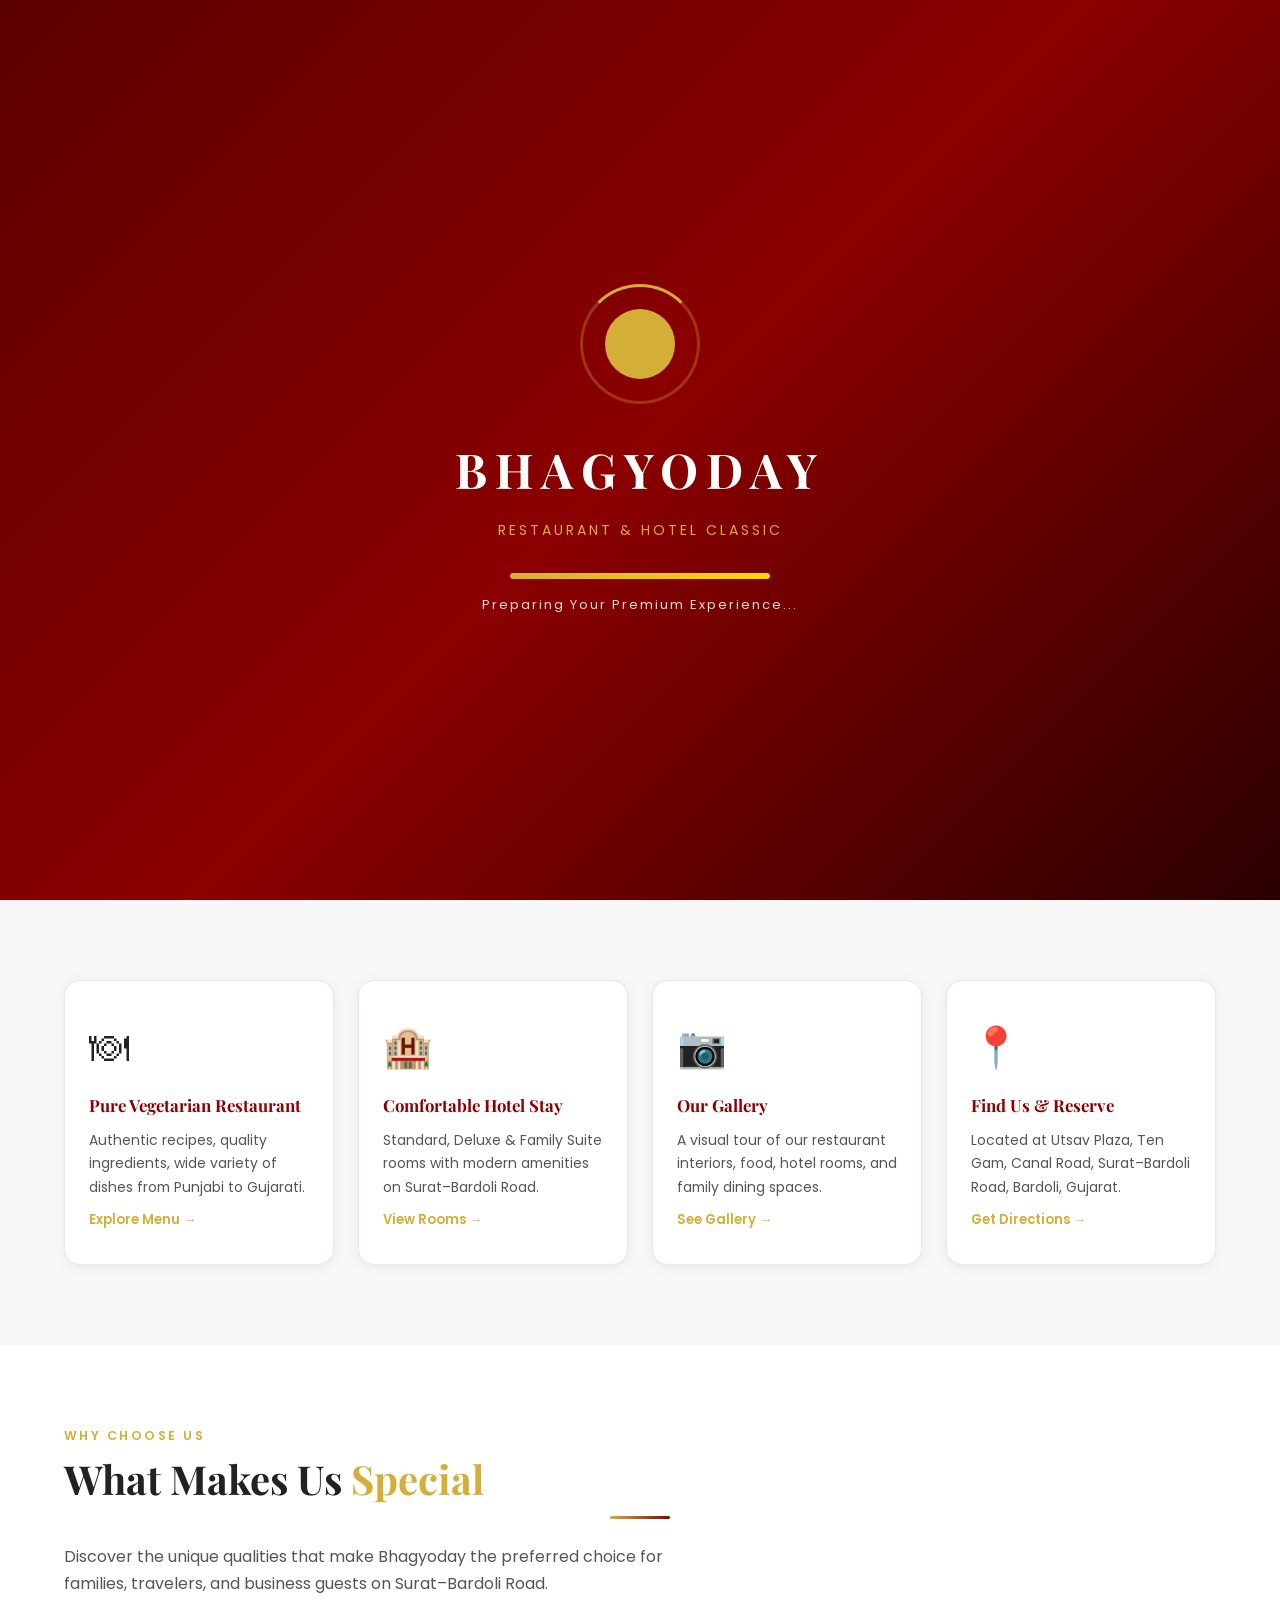
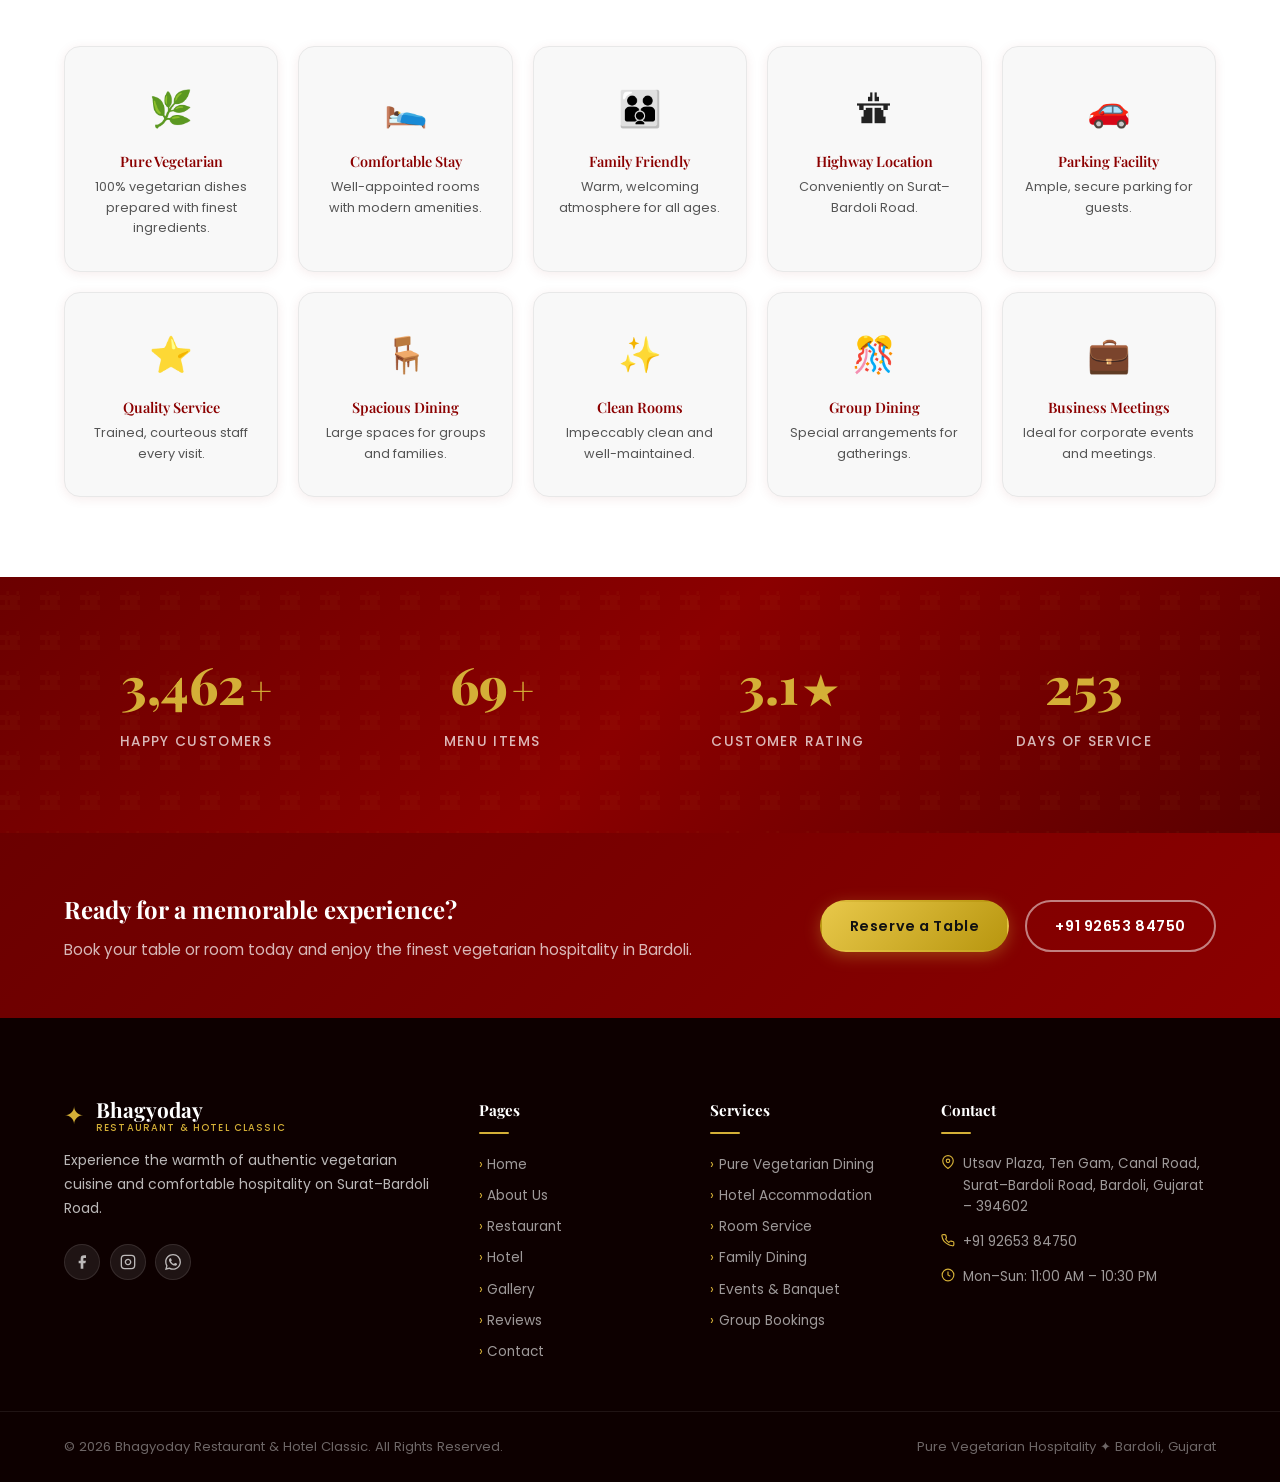
<file: index.html>
<!DOCTYPE html>
<html lang="en">

<head>
  <meta charset="UTF-8" />
  <meta name="viewport" content="width=device-width, initial-scale=1.0" />
  <title>Bhagyoday Restaurant &amp; Hotel Classic | Best Restaurant &amp; Hotel in Bardoli</title>
  <meta name="description"
    content="Experience delicious vegetarian food and comfortable accommodation at Bhagyoday Restaurant &amp; Hotel Classic on Surat–Bardoli Road near Bardoli." />
  <meta name="keywords"
    content="Bhagyoday Restaurant Bardoli, Hotel Classic Bardoli, Vegetarian Restaurant Bardoli, Hotel in Bardoli, Restaurant on Surat Bardoli Road, Family Restaurant Bardoli, Best Restaurant Bardoli" />
  <meta property="og:title" content="Bhagyoday Restaurant &amp; Hotel Classic" />
  <meta property="og:description"
    content="Pure Vegetarian Dining &amp; Comfortable Stay on Surat–Bardoli Road, Bardoli, Gujarat." />
  <meta property="og:type" content="website" />
  <link rel="preconnect" href="https://fonts.googleapis.com" />
  <link rel="preconnect" href="https://fonts.gstatic.com" crossorigin />
  <link
    href="https://fonts.googleapis.com/css2?family=Playfair+Display:ital,wght@0,400;0,600;0,700;0,800;1,400&family=Poppins:wght@300;400;500;600;700&display=swap"
    rel="stylesheet" />
  <link rel="stylesheet" href="./css/style.css" />
</head>

<body data-page="home">
  <div id="preloader">
    <div class="preloader-content">

      <div class="logo-circle">
        <div class="inner-circle"></div>
      </div>

      <h1 class="brand-name">BHAGYODAY</h1>

      <p class="brand-subtitle">
        Restaurant & Hotel Classic
      </p>

      <div class="loading-bar">
        <div class="loading-progress"></div>
      </div>

      <p class="loading-text">
        Preparing Your Premium Experience...
      </p>

    </div>
  </div>

  <header class="header" id="header">
    <div class="header-inner container">
      <a href="./index.html" class="logo">
        <span class="logo-icon">&#10022;</span>
        <div class="logo-text">
          <span class="logo-main">Bhagyoday</span>
          <span class="logo-sub">Restaurant &amp; Hotel Classic</span>
        </div>
      </a>
      <nav class="nav" id="nav">
        <ul class="nav-list">
          <li><a href="./index.html" class="nav-link" data-page="home">Home</a></li>
          <li><a href="./about.html" class="nav-link" data-page="about">About</a></li>
          <li><a href="./restaurant.html" class="nav-link" data-page="restaurant">Restaurant</a></li>
          <li><a href="./hotel.html" class="nav-link" data-page="hotel">Hotel</a></li>
          <li><a href="./gallery.html" class="nav-link" data-page="gallery">Gallery</a></li>
          <li><a href="./reviews.html" class="nav-link" data-page="reviews">Reviews</a></li>
          <li><a href="./contact.html" class="nav-link" data-page="contact">Contact</a></li>
        </ul>
      </nav>
      <button class="hamburger" id="hamburger" aria-label="Toggle menu" aria-expanded="false">
        <span></span><span></span><span></span>
      </button>
    </div>
  </header>

  <!-- HERO -->
  <section class="hero" id="home">
    <div class="hero-bg"></div>
    <div class="hero-content container">
      <div class="hero-badge reveal-hero">Pure Vegetarian Excellence</div>
      <h1 class="hero-title reveal-hero">
        Welcome to<br />
        <span class="hero-title-accent">Bhagyoday</span><br />
        Restaurant &amp; Hotel Classic
      </h1>
      <p class="hero-subtitle reveal-hero">
        Experience Delicious Vegetarian Cuisine,<br />
        Comfortable Accommodation, and Warm Hospitality<br />
        on Surat&ndash;Bardoli Road.
      </p>
      <div class="hero-buttons reveal-hero">
        <a href="./contact.html#reservation" class="btn btn-gold">
          <svg width="17" height="17" viewBox="0 0 24 24" fill="none" stroke="currentColor" stroke-width="2">
            <rect x="3" y="4" width="18" height="18" rx="2" />
            <line x1="16" y1="2" x2="16" y2="6" />
            <line x1="8" y1="2" x2="8" y2="6" />
            <line x1="3" y1="10" x2="21" y2="10" />
          </svg>
          Book Table
        </a>
        <a href="./hotel.html" class="btn btn-outline-light">
          <svg width="17" height="17" viewBox="0 0 24 24" fill="none" stroke="currentColor" stroke-width="2">
            <path d="M3 9l9-7 9 7v11a2 2 0 0 1-2 2H5a2 2 0 0 1-2-2z" />
          </svg>
          Book Room
        </a>
        <a href="tel:+919265384750" class="btn btn-maroon">
          <svg width="17" height="17" viewBox="0 0 24 24" fill="none" stroke="currentColor" stroke-width="2">
            <path
              d="M22 16.92v3a2 2 0 0 1-2.18 2 19.79 19.79 0 0 1-8.63-3.07A19.5 19.5 0 0 1 4.69 13.5 19.79 19.79 0 0 1 1.57 4.9 2 2 0 0 1 3.54 2.72h3a2 2 0 0 1 2 1.72c.127.96.361 1.903.7 2.81a2 2 0 0 1-.45 2.11L7.91 10.4a16 16 0 0 0 5.69 5.69l1.76-1.76a2 2 0 0 1 2.11-.45c.907.339 1.85.573 2.81.7a2 2 0 0 1 1.72 2.04z" />
          </svg>
          Call Now
        </a>
      </div>
      <div class="hero-scroll reveal-hero">
        <a href="./about.html" class="scroll-down" aria-label="Explore">
          <svg width="24" height="24" viewBox="0 0 24 24" fill="none" stroke="currentColor" stroke-width="2">
            <polyline points="6 9 12 15 18 9" />
          </svg>
        </a>
      </div>
    </div>
  </section>

  <!-- QUICK FEATURES -->
  <section class="section quick-features">
    <div class="container">
      <div class="qf-grid">
        <a href="./restaurant.html" class="qf-card reveal">
          <div class="qf-icon">&#127869;</div>
          <h3>Pure Vegetarian Restaurant</h3>
          <p>Authentic recipes, quality ingredients, wide variety of dishes from Punjabi to Gujarati.</p>
          <span class="qf-link">Explore Menu &rarr;</span>
        </a>
        <a href="./hotel.html" class="qf-card reveal">
          <div class="qf-icon">&#127976;</div>
          <h3>Comfortable Hotel Stay</h3>
          <p>Standard, Deluxe &amp; Family Suite rooms with modern amenities on Surat–Bardoli Road.</p>
          <span class="qf-link">View Rooms &rarr;</span>
        </a>
        <a href="./gallery.html" class="qf-card reveal">
          <div class="qf-icon">&#128247;</div>
          <h3>Our Gallery</h3>
          <p>A visual tour of our restaurant interiors, food, hotel rooms, and family dining spaces.</p>
          <span class="qf-link">See Gallery &rarr;</span>
        </a>
        <a href="./contact.html" class="qf-card reveal">
          <div class="qf-icon">&#128205;</div>
          <h3>Find Us &amp; Reserve</h3>
          <p>Located at Utsav Plaza, Ten Gam, Canal Road, Surat–Bardoli Road, Bardoli, Gujarat.</p>
          <span class="qf-link">Get Directions &rarr;</span>
        </a>
      </div>
    </div>
  </section>

  <!-- WHY CHOOSE US -->
  <section class="section why-section">
    <div class="container">
      <div class="section-header reveal">
        <div class="section-label">Why Choose Us</div>
        <h2 class="section-title">What Makes Us <span class="gold">Special</span></h2>
        <div class="divider-line center"></div>
        <p class="section-desc">Discover the unique qualities that make Bhagyoday the preferred choice for families,
          travelers, and business guests on Surat–Bardoli Road.</p>
      </div>
      <div class="why-grid">
        <div class="why-card reveal">
          <div class="why-icon">&#127807;</div>
          <h3>Pure Vegetarian</h3>
          <p>100% vegetarian dishes prepared with finest ingredients.</p>
        </div>
        <div class="why-card reveal">
          <div class="why-icon">&#128716;</div>
          <h3>Comfortable Stay</h3>
          <p>Well-appointed rooms with modern amenities.</p>
        </div>
        <div class="why-card reveal">
          <div class="why-icon">&#128106;</div>
          <h3>Family Friendly</h3>
          <p>Warm, welcoming atmosphere for all ages.</p>
        </div>
        <div class="why-card reveal">
          <div class="why-icon">&#128739;</div>
          <h3>Highway Location</h3>
          <p>Conveniently on Surat&ndash;Bardoli Road.</p>
        </div>
        <div class="why-card reveal">
          <div class="why-icon">&#128663;</div>
          <h3>Parking Facility</h3>
          <p>Ample, secure parking for guests.</p>
        </div>
        <div class="why-card reveal">
          <div class="why-icon">&#11088;</div>
          <h3>Quality Service</h3>
          <p>Trained, courteous staff every visit.</p>
        </div>
        <div class="why-card reveal">
          <div class="why-icon">&#129681;</div>
          <h3>Spacious Dining</h3>
          <p>Large spaces for groups and families.</p>
        </div>
        <div class="why-card reveal">
          <div class="why-icon">&#10024;</div>
          <h3>Clean Rooms</h3>
          <p>Impeccably clean and well-maintained.</p>
        </div>
        <div class="why-card reveal">
          <div class="why-icon">&#127882;</div>
          <h3>Group Dining</h3>
          <p>Special arrangements for gatherings.</p>
        </div>
        <div class="why-card reveal">
          <div class="why-icon">&#128188;</div>
          <h3>Business Meetings</h3>
          <p>Ideal for corporate events and meetings.</p>
        </div>
      </div>
    </div>
  </section>

  <!-- STATS -->
  <section class="stats-section">
    <div class="container">
      <div class="stats-grid">
        <div class="stat-item reveal">
          <div class="stat-num" data-target="5000">0</div>
          <div class="stat-suffix">+</div>
          <div class="stat-label">Happy Customers</div>
        </div>
        <div class="stat-item reveal">
          <div class="stat-num" data-target="100">0</div>
          <div class="stat-suffix">+</div>
          <div class="stat-label">Menu Items</div>
        </div>
        <div class="stat-item reveal">
          <div class="stat-num" data-target="45" data-decimal="true">0</div>
          <div class="stat-suffix">&#9733;</div>
          <div class="stat-label">Customer Rating</div>
        </div>
        <div class="stat-item reveal">
          <div class="stat-num" data-target="365">0</div>
          <div class="stat-suffix"></div>
          <div class="stat-label">Days of Service</div>
        </div>
      </div>
    </div>
  </section>

  <!-- CTA STRIP -->
  <section class="cta-strip">
    <div class="container cta-inner">
      <div class="cta-text">
        <h3>Ready for a memorable experience?</h3>
        <p>Book your table or room today and enjoy the finest vegetarian hospitality in Bardoli.</p>
      </div>
      <div class="cta-btns">
        <a href="./contact.html#reservation" class="btn btn-gold">Reserve a Table</a>
        <a href="tel:+919265384750" class="btn btn-outline-dark">+91 92653 84750</a>
      </div>
    </div>
  </section>

  <footer class="footer">
    <div class="footer-top">
      <div class="container footer-grid">
        <div class="footer-brand">
          <a href="./index.html" class="footer-logo"><span class="logo-icon">&#10022;</span>
            <div class="logo-text"><span class="logo-main">Bhagyoday</span><span class="logo-sub">Restaurant &amp; Hotel
                Classic</span></div>
          </a>
          <p>Experience the warmth of authentic vegetarian cuisine and comfortable hospitality on Surat&ndash;Bardoli
            Road.</p>
          <div class="footer-social">
            <a href="#" class="soc-icon" aria-label="Facebook"><svg width="16" height="16" viewBox="0 0 24 24"
                fill="currentColor">
                <path d="M18 2h-3a5 5 0 0 0-5 5v3H7v4h3v8h4v-8h3l1-4h-4V7a1 1 0 0 1 1-1h3z" />
              </svg></a>
            <a href="#" class="soc-icon" aria-label="Instagram"><svg width="16" height="16" viewBox="0 0 24 24"
                fill="none" stroke="currentColor" stroke-width="2">
                <rect x="2" y="2" width="20" height="20" rx="5" />
                <path d="M16 11.37A4 4 0 1 1 12.63 8 4 4 0 0 1 16 11.37z" />
                <line x1="17.5" y1="6.5" x2="17.51" y2="6.5" />
              </svg></a>
            <a href="https://wa.me/919265384750" target="_blank" rel="noopener" class="soc-icon"
              aria-label="WhatsApp"><svg width="16" height="16" viewBox="0 0 24 24" fill="currentColor">
                <path
                  d="M17.472 14.382c-.297-.149-1.758-.867-2.03-.967-.273-.099-.471-.148-.67.15-.197.297-.767.966-.94 1.164-.173.199-.347.223-.644.075-.297-.15-1.255-.463-2.39-1.475-.883-.788-1.48-1.761-1.653-2.059-.173-.297-.018-.458.13-.606.134-.133.298-.347.446-.52.149-.174.198-.298.298-.497.099-.198.05-.371-.025-.52-.075-.149-.669-1.612-.916-2.207-.242-.579-.487-.5-.669-.51-.173-.008-.371-.01-.57-.01-.198 0-.52.074-.792.372-.272.297-1.04 1.016-1.04 2.479 0 1.462 1.065 2.875 1.213 3.074.149.198 2.096 3.2 5.077 4.487.709.306 1.262.489 1.694.625.712.227 1.36.195 1.871.118.571-.085 1.758-.719 2.006-1.413.248-.694.248-1.289.173-1.413-.074-.124-.272-.198-.57-.347m-5.421 7.403h-.004a9.87 9.87 0 01-5.031-1.378l-.361-.214-3.741.982.998-3.648-.235-.374a9.86 9.86 0 01-1.51-5.26c.001-5.45 4.436-9.884 9.888-9.884 2.64 0 5.122 1.03 6.988 2.898a9.825 9.825 0 012.893 6.994c-.003 5.45-4.437 9.884-9.885 9.884m8.413-18.297A11.815 11.815 0 0012.05 0C5.495 0 .16 5.335.157 11.892c0 2.096.547 4.142 1.588 5.945L.057 24l6.305-1.654a11.882 11.882 0 005.683 1.448h.005c6.554 0 11.89-5.335 11.893-11.893a11.821 11.821 0 00-3.48-8.413z" />
              </svg></a>
          </div>
        </div>
        <div class="footer-col">
          <h4>Pages</h4>
          <ul>
            <li><a href="./index.html">Home</a></li>
            <li><a href="./about.html">About Us</a></li>
            <li><a href="./restaurant.html">Restaurant</a></li>
            <li><a href="./hotel.html">Hotel</a></li>
            <li><a href="./gallery.html">Gallery</a></li>
            <li><a href="./reviews.html">Reviews</a></li>
            <li><a href="./contact.html">Contact</a></li>
          </ul>
        </div>
        <div class="footer-col">
          <h4>Services</h4>
          <ul>
            <li><a href="./restaurant.html">Pure Vegetarian Dining</a></li>
            <li><a href="./hotel.html">Hotel Accommodation</a></li>
            <li><a href="./hotel.html#facilities">Room Service</a></li>
            <li><a href="./hotel.html#facilities">Family Dining</a></li>
            <li><a href="./hotel.html#facilities">Events &amp; Banquet</a></li>
            <li><a href="./contact.html#reservation">Group Bookings</a></li>
          </ul>
        </div>
        <div class="footer-col">
          <h4>Contact</h4>
          <div class="footer-ct">
            <p><svg width="14" height="14" viewBox="0 0 24 24" fill="none" stroke="currentColor" stroke-width="2">
                <path d="M21 10c0 7-9 13-9 13s-9-6-9-13a9 9 0 0 1 18 0z" />
                <circle cx="12" cy="10" r="3" />
              </svg> Utsav Plaza, Ten Gam, Canal Road, Surat&ndash;Bardoli Road, Bardoli, Gujarat &ndash; 394602</p>
            <p><svg width="14" height="14" viewBox="0 0 24 24" fill="none" stroke="currentColor" stroke-width="2">
                <path
                  d="M22 16.92v3a2 2 0 0 1-2.18 2 19.79 19.79 0 0 1-8.63-3.07A19.5 19.5 0 0 1 4.69 13.5 19.79 19.79 0 0 1 1.57 4.9 2 2 0 0 1 3.54 2.72h3a2 2 0 0 1 2 1.72c.127.96.361 1.903.7 2.81a2 2 0 0 1-.45 2.11L7.91 10.4a16 16 0 0 0 5.69 5.69l1.76-1.76a2 2 0 0 1 2.11-.45c.907.339 1.85.573 2.81.7a2 2 0 0 1 1.72 2.04z" />
              </svg> +91 92653 84750</p>
            <p><svg width="14" height="14" viewBox="0 0 24 24" fill="none" stroke="currentColor" stroke-width="2">
                <circle cx="12" cy="12" r="10" />
                <polyline points="12 6 12 12 16 14" />
              </svg> Mon&ndash;Sun: 11:00 AM &ndash; 10:30 PM</p>
          </div>
        </div>
      </div>
    </div>
    <div class="footer-bottom">
      <div class="container footer-bottom-inner">
        <p>&copy; 2026 Bhagyoday Restaurant &amp; Hotel Classic. All Rights Reserved.</p>
        <p>Pure Vegetarian Hospitality &#10022; Bardoli, Gujarat</p>
      </div>
    </div>
  </footer>

  <button class="back-to-top" id="backToTop" aria-label="Back to top">
    <svg width="20" height="20" viewBox="0 0 24 24" fill="none" stroke="currentColor" stroke-width="2.5">
      <polyline points="18 15 12 9 6 15" />
    </svg>
  </button>
  <script src="./js/script.js"></script>
</body>

</html>
</file>
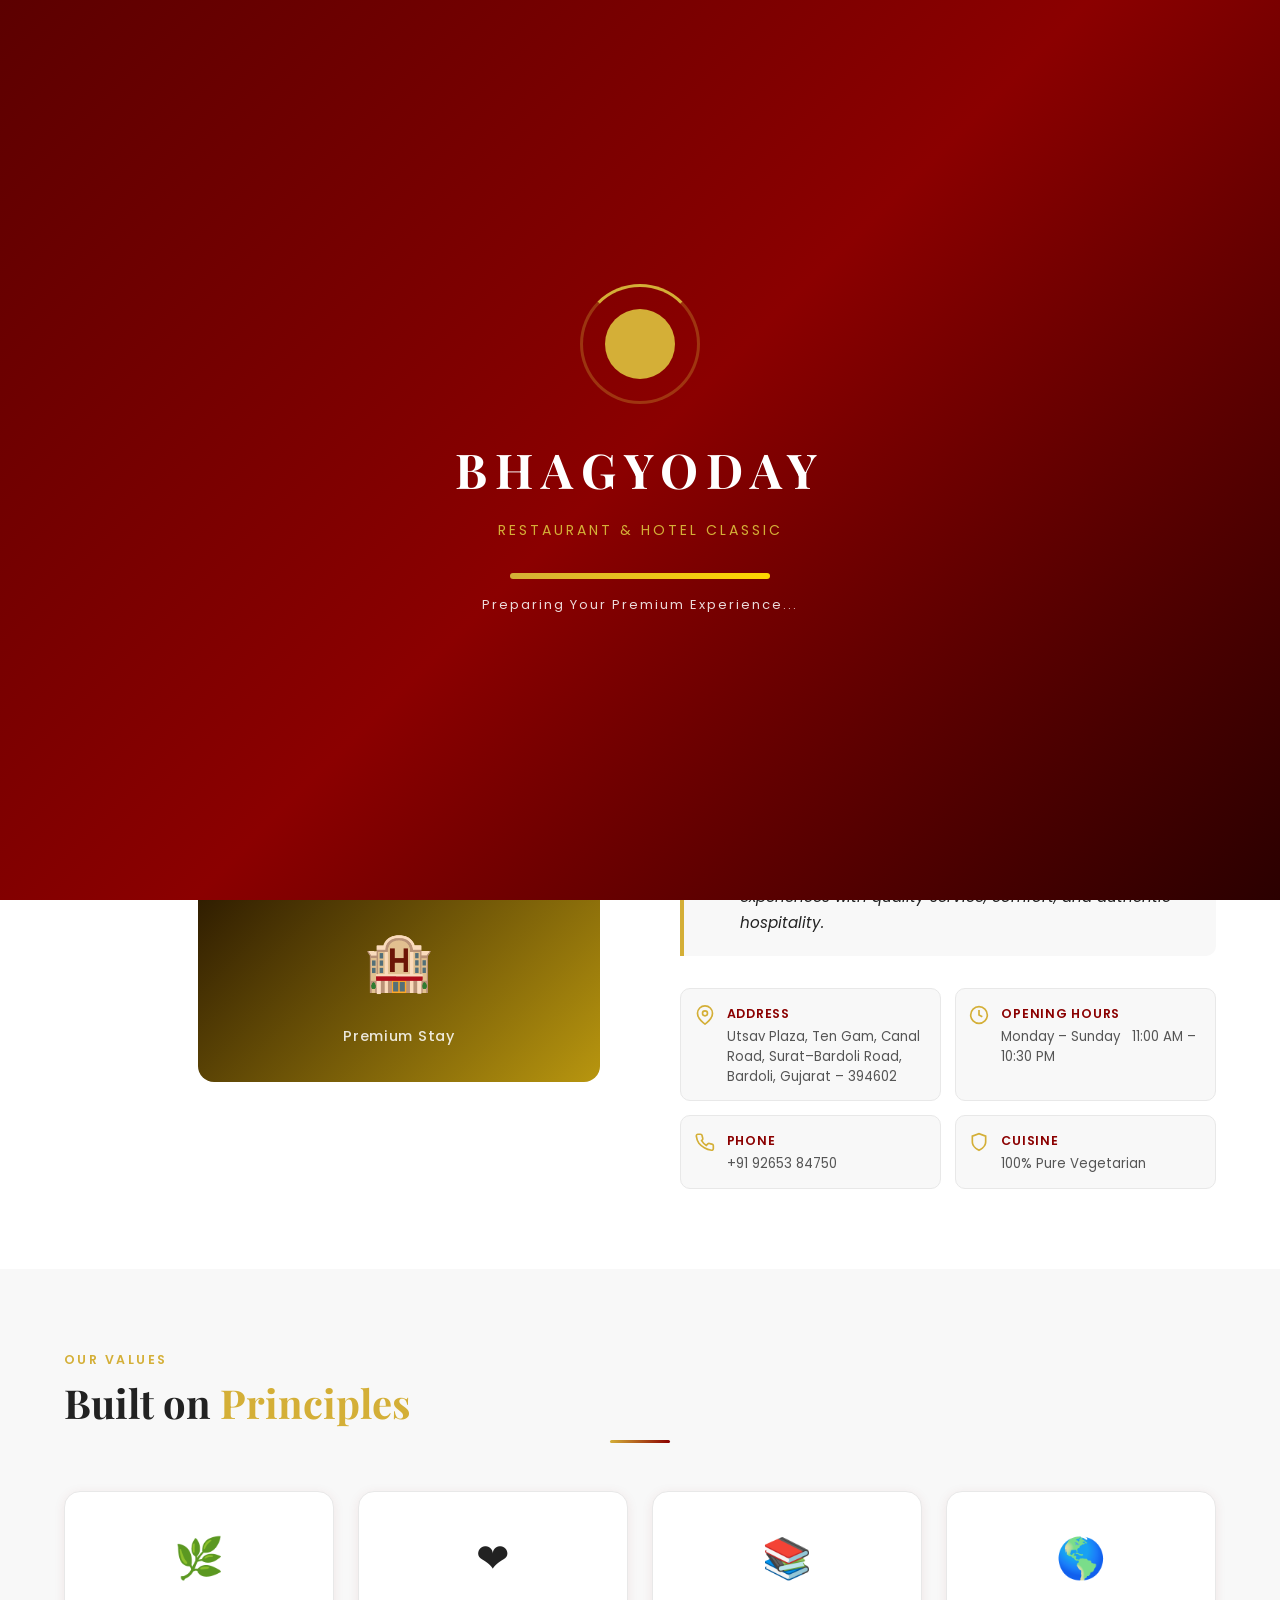
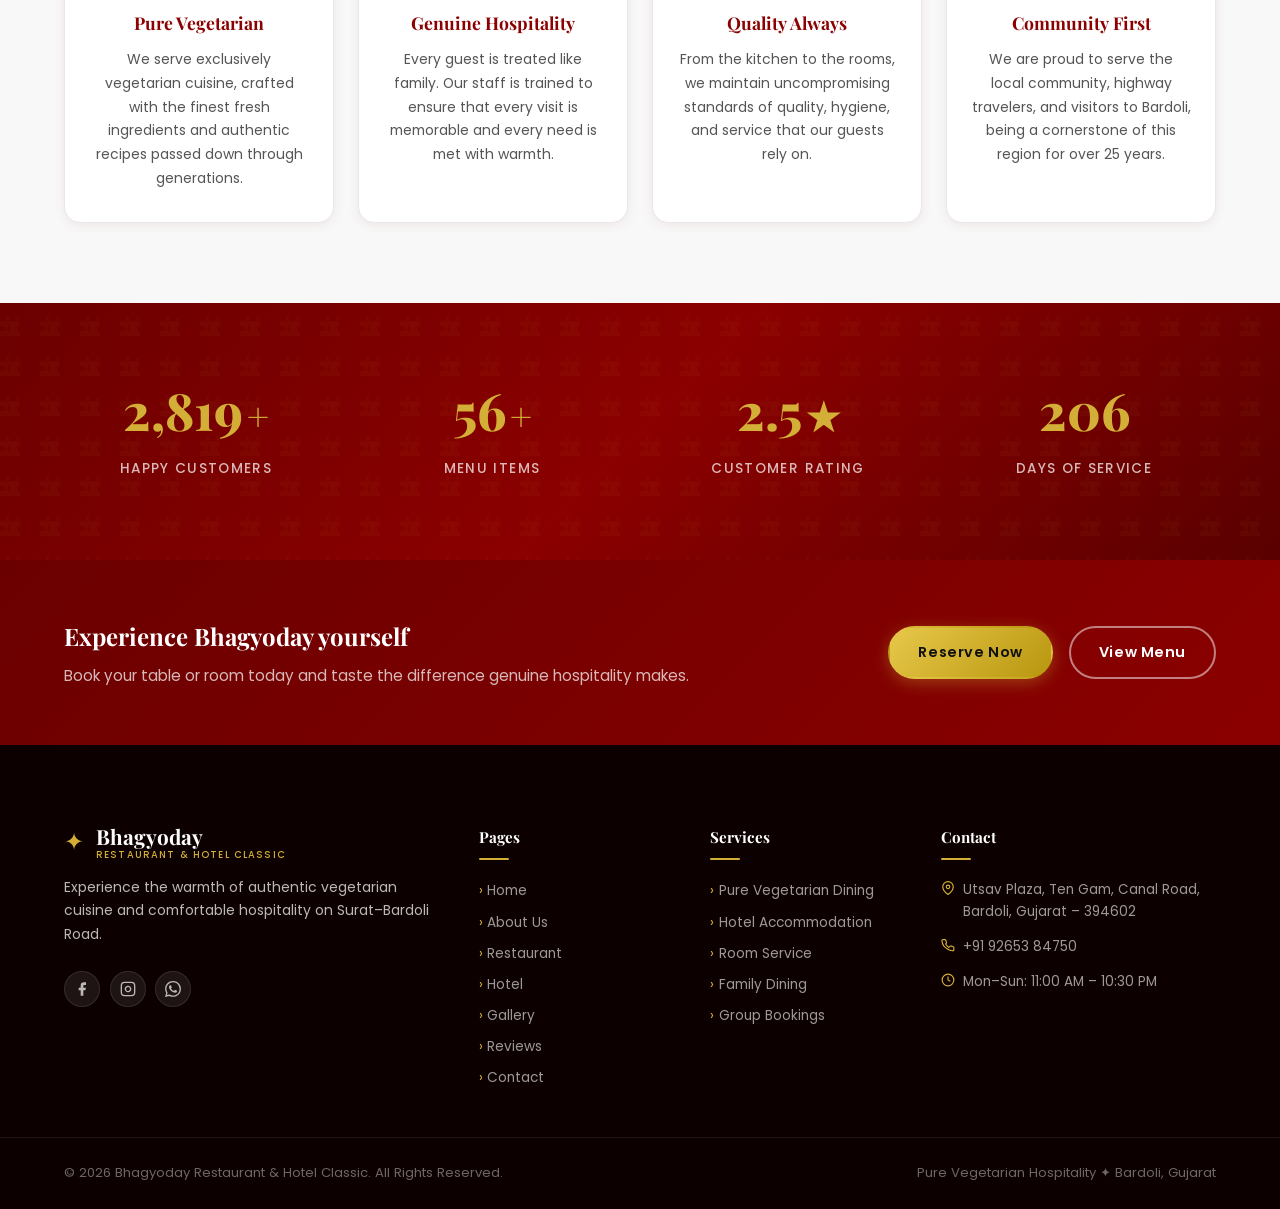
<file: about.html>
<!DOCTYPE html>
<html lang="en">

<head>
  <meta charset="UTF-8" />
  <meta name="viewport" content="width=device-width, initial-scale=1.0" />
  <title>About Us | Bhagyoday Restaurant &amp; Hotel Classic, Bardoli</title>
  <meta name="description"
    content="Learn about Bhagyoday Restaurant &amp; Hotel Classic — a trusted vegetarian dining and hotel destination on Surat–Bardoli Road, Bardoli, Gujarat." />
  <link rel="preconnect" href="https://fonts.googleapis.com" />
  <link rel="preconnect" href="https://fonts.gstatic.com" crossorigin />
  <link
    href="https://fonts.googleapis.com/css2?family=Playfair+Display:ital,wght@0,400;0,600;0,700;0,800;1,400&family=Poppins:wght@300;400;500;600;700&display=swap"
    rel="stylesheet" />
  <link rel="stylesheet" href="./css/style.css" />
</head>

<body data-page="about">
  <div id="preloader">
    <div class="preloader-content">

      <div class="logo-circle">
        <div class="inner-circle"></div>
      </div>

      <h1 class="brand-name">BHAGYODAY</h1>

      <p class="brand-subtitle">
        Restaurant & Hotel Classic
      </p>

      <div class="loading-bar">
        <div class="loading-progress"></div>
      </div>

      <p class="loading-text">
        Preparing Your Premium Experience...
      </p>

    </div>
  </div>

  <header class="header scrolled-static" id="header">
    <div class="header-inner container">
      <a href="./index.html" class="logo">
        <span class="logo-icon">&#10022;</span>
        <div class="logo-text"><span class="logo-main">Bhagyoday</span><span class="logo-sub">Restaurant &amp; Hotel
            Classic</span></div>
      </a>
      <nav class="nav" id="nav">
        <ul class="nav-list">
          <li><a href="./index.html" class="nav-link" data-page="home">Home</a></li>
          <li><a href="./about.html" class="nav-link" data-page="about">About</a></li>
          <li><a href="./restaurant.html" class="nav-link" data-page="restaurant">Restaurant</a></li>
          <li><a href="./hotel.html" class="nav-link" data-page="hotel">Hotel</a></li>
          <li><a href="./gallery.html" class="nav-link" data-page="gallery">Gallery</a></li>
          <li><a href="./reviews.html" class="nav-link" data-page="reviews">Reviews</a></li>
          <li><a href="./contact.html" class="nav-link" data-page="contact">Contact</a></li>
        </ul>
      </nav>
      <button class="hamburger" id="hamburger" aria-label="Toggle menu" aria-expanded="false">
        <span></span><span></span><span></span>
      </button>
    </div>
  </header>

  <!-- PAGE HERO -->
  <div class="page-hero">
    <div class="page-hero-bg"></div>
    <div class="container page-hero-content">
      <div class="breadcrumb"><a href="./index.html">Home</a> <span>/</span> About</div>
      <h1>About <span class="gold">Bhagyoday</span></h1>
      <p>Our story, mission, and the values that define us</p>
    </div>
  </div>

  <!-- ABOUT -->
  <section class="section about-section">
    <div class="container">
      <div class="about-grid">
        <div class="about-visual reveal">
          <div class="about-img-main img-placeholder restaurant-placeholder">
            <div class="placeholder-inner">
              <div class="placeholder-emoji">&#127869;</div><span>Fine Dining Experience</span>
            </div>
          </div>
          <div class="about-img-accent img-placeholder hotel-placeholder">
            <div class="placeholder-inner">
              <div class="placeholder-emoji">&#127976;</div><span>Premium Stay</span>
            </div>
          </div>
          <div class="about-badge-years">
            <span class="years-num">25+</span>
            <span class="years-text">Years of<br />Excellence</span>
          </div>
        </div>
        <div class="about-content reveal">
          <div class="section-label">About Us</div>
          <h2 class="section-title">About <span class="gold">Bhagyoday</span></h2>
          <div class="divider-line"></div>
          <p class="about-text">Bhagyoday Restaurant &amp; Hotel Classic is a trusted destination located near Bardoli
            on Surat&ndash;Bardoli Road. Known for delicious vegetarian cuisine, comfortable accommodation, and
            exceptional hospitality, we welcome families, travelers, tourists, and business guests.</p>
          <p class="about-text">Established with a passion for authentic vegetarian cooking and genuine hospitality,
            Bhagyoday has grown over 25 years to become the most trusted name on Surat–Bardoli Road. Our kitchen uses
            fresh, locally-sourced ingredients, and our rooms are maintained to the highest standards of cleanliness and
            comfort.</p>
          <blockquote class="about-mission">
            <div class="quote-mark">&ldquo;</div>
            <p>Our Mission: To provide memorable dining and lodging experiences with quality service, comfort, and
              authentic hospitality.</p>
          </blockquote>
          <div class="about-info-grid">
            <div class="info-item">
              <svg width="20" height="20" viewBox="0 0 24 24" fill="none" stroke="currentColor" stroke-width="2">
                <path d="M21 10c0 7-9 13-9 13s-9-6-9-13a9 9 0 0 1 18 0z" />
                <circle cx="12" cy="10" r="3" />
              </svg>
              <div><strong>Address</strong><span>Utsav Plaza, Ten Gam, Canal Road, Surat&ndash;Bardoli Road, Bardoli,
                  Gujarat &ndash; 394602</span></div>
            </div>
            <div class="info-item">
              <svg width="20" height="20" viewBox="0 0 24 24" fill="none" stroke="currentColor" stroke-width="2">
                <circle cx="12" cy="12" r="10" />
                <polyline points="12 6 12 12 16 14" />
              </svg>
              <div><strong>Opening Hours</strong><span>Monday &ndash; Sunday &nbsp; 11:00 AM &ndash; 10:30 PM</span>
              </div>
            </div>
            <div class="info-item">
              <svg width="20" height="20" viewBox="0 0 24 24" fill="none" stroke="currentColor" stroke-width="2">
                <path
                  d="M22 16.92v3a2 2 0 0 1-2.18 2 19.79 19.79 0 0 1-8.63-3.07A19.5 19.5 0 0 1 4.69 13.5 19.79 19.79 0 0 1 1.57 4.9 2 2 0 0 1 3.54 2.72h3a2 2 0 0 1 2 1.72c.127.96.361 1.903.7 2.81a2 2 0 0 1-.45 2.11L7.91 10.4a16 16 0 0 0 5.69 5.69l1.76-1.76a2 2 0 0 1 2.11-.45c.907.339 1.85.573 2.81.7a2 2 0 0 1 1.72 2.04z" />
              </svg>
              <div><strong>Phone</strong><span>+91 92653 84750</span></div>
            </div>
            <div class="info-item">
              <svg width="20" height="20" viewBox="0 0 24 24" fill="none" stroke="currentColor" stroke-width="2">
                <path d="M12 22s8-4 8-10V5l-8-3-8 3v7c0 6 8 10 8 10z" />
              </svg>
              <div><strong>Cuisine</strong><span>100% Pure Vegetarian</span></div>
            </div>
          </div>
        </div>
      </div>
    </div>
  </section>

  <!-- VALUES -->
  <section class="section values-section">
    <div class="container">
      <div class="section-header reveal">
        <div class="section-label">Our Values</div>
        <h2 class="section-title">Built on <span class="gold">Principles</span></h2>
        <div class="divider-line center"></div>
      </div>
      <div class="values-grid">
        <div class="value-card reveal">
          <div class="value-icon">&#127807;</div>
          <h3>Pure Vegetarian</h3>
          <p>We serve exclusively vegetarian cuisine, crafted with the finest fresh ingredients and authentic recipes
            passed down through generations.</p>
        </div>
        <div class="value-card reveal">
          <div class="value-icon">&#10084;</div>
          <h3>Genuine Hospitality</h3>
          <p>Every guest is treated like family. Our staff is trained to ensure that every visit is memorable and every
            need is met with warmth.</p>
        </div>
        <div class="value-card reveal">
          <div class="value-icon">&#128218;</div>
          <h3>Quality Always</h3>
          <p>From the kitchen to the rooms, we maintain uncompromising standards of quality, hygiene, and service that
            our guests rely on.</p>
        </div>
        <div class="value-card reveal">
          <div class="value-icon">&#127758;</div>
          <h3>Community First</h3>
          <p>We are proud to serve the local community, highway travelers, and visitors to Bardoli, being a cornerstone
            of this region for over 25 years.</p>
        </div>
      </div>
    </div>
  </section>

  <!-- STATS -->
  <section class="stats-section">
    <div class="container">
      <div class="stats-grid">
        <div class="stat-item reveal">
          <div class="stat-num" data-target="5000">0</div>
          <div class="stat-suffix">+</div>
          <div class="stat-label">Happy Customers</div>
        </div>
        <div class="stat-item reveal">
          <div class="stat-num" data-target="100">0</div>
          <div class="stat-suffix">+</div>
          <div class="stat-label">Menu Items</div>
        </div>
        <div class="stat-item reveal">
          <div class="stat-num" data-target="45" data-decimal="true">0</div>
          <div class="stat-suffix">&#9733;</div>
          <div class="stat-label">Customer Rating</div>
        </div>
        <div class="stat-item reveal">
          <div class="stat-num" data-target="365">0</div>
          <div class="stat-suffix"></div>
          <div class="stat-label">Days of Service</div>
        </div>
      </div>
    </div>
  </section>

  <!-- CTA -->
  <section class="cta-strip">
    <div class="container cta-inner">
      <div class="cta-text">
        <h3>Experience Bhagyoday yourself</h3>
        <p>Book your table or room today and taste the difference genuine hospitality makes.</p>
      </div>
      <div class="cta-btns"><a href="./contact.html#reservation" class="btn btn-gold">Reserve Now</a><a
          href="./restaurant.html" class="btn btn-outline-dark">View Menu</a></div>
    </div>
  </section>

  <footer class="footer">
    <div class="footer-top">
      <div class="container footer-grid">
        <div class="footer-brand">
          <a href="./index.html" class="footer-logo"><span class="logo-icon">&#10022;</span>
            <div class="logo-text"><span class="logo-main">Bhagyoday</span><span class="logo-sub">Restaurant &amp; Hotel
                Classic</span></div>
          </a>
          <p>Experience the warmth of authentic vegetarian cuisine and comfortable hospitality on Surat&ndash;Bardoli
            Road.</p>
          <div class="footer-social">
            <a href="#" class="soc-icon" aria-label="Facebook"><svg width="16" height="16" viewBox="0 0 24 24"
                fill="currentColor">
                <path d="M18 2h-3a5 5 0 0 0-5 5v3H7v4h3v8h4v-8h3l1-4h-4V7a1 1 0 0 1 1-1h3z" />
              </svg></a>
            <a href="#" class="soc-icon" aria-label="Instagram"><svg width="16" height="16" viewBox="0 0 24 24"
                fill="none" stroke="currentColor" stroke-width="2">
                <rect x="2" y="2" width="20" height="20" rx="5" />
                <path d="M16 11.37A4 4 0 1 1 12.63 8 4 4 0 0 1 16 11.37z" />
                <line x1="17.5" y1="6.5" x2="17.51" y2="6.5" />
              </svg></a>
            <a href="https://wa.me/919265384750" target="_blank" rel="noopener" class="soc-icon"
              aria-label="WhatsApp"><svg width="16" height="16" viewBox="0 0 24 24" fill="currentColor">
                <path
                  d="M17.472 14.382c-.297-.149-1.758-.867-2.03-.967-.273-.099-.471-.148-.67.15-.197.297-.767.966-.94 1.164-.173.199-.347.223-.644.075-.297-.15-1.255-.463-2.39-1.475-.883-.788-1.48-1.761-1.653-2.059-.173-.297-.018-.458.13-.606.134-.133.298-.347.446-.52.149-.174.198-.298.298-.497.099-.198.05-.371-.025-.52-.075-.149-.669-1.612-.916-2.207-.242-.579-.487-.5-.669-.51-.173-.008-.371-.01-.57-.01-.198 0-.52.074-.792.372-.272.297-1.04 1.016-1.04 2.479 0 1.462 1.065 2.875 1.213 3.074.149.198 2.096 3.2 5.077 4.487.709.306 1.262.489 1.694.625.712.227 1.36.195 1.871.118.571-.085 1.758-.719 2.006-1.413.248-.694.248-1.289.173-1.413-.074-.124-.272-.198-.57-.347m-5.421 7.403h-.004a9.87 9.87 0 01-5.031-1.378l-.361-.214-3.741.982.998-3.648-.235-.374a9.86 9.86 0 01-1.51-5.26c.001-5.45 4.436-9.884 9.888-9.884 2.64 0 5.122 1.03 6.988 2.898a9.825 9.825 0 012.893 6.994c-.003 5.45-4.437 9.884-9.885 9.884m8.413-18.297A11.815 11.815 0 0012.05 0C5.495 0 .16 5.335.157 11.892c0 2.096.547 4.142 1.588 5.945L.057 24l6.305-1.654a11.882 11.882 0 005.683 1.448h.005c6.554 0 11.89-5.335 11.893-11.893a11.821 11.821 0 00-3.48-8.413z" />
              </svg></a>
          </div>
        </div>
        <div class="footer-col">
          <h4>Pages</h4>
          <ul>
            <li><a href="./index.html">Home</a></li>
            <li><a href="./about.html">About Us</a></li>
            <li><a href="./restaurant.html">Restaurant</a></li>
            <li><a href="./hotel.html">Hotel</a></li>
            <li><a href="./gallery.html">Gallery</a></li>
            <li><a href="./reviews.html">Reviews</a></li>
            <li><a href="./contact.html">Contact</a></li>
          </ul>
        </div>
        <div class="footer-col">
          <h4>Services</h4>
          <ul>
            <li><a href="./restaurant.html">Pure Vegetarian Dining</a></li>
            <li><a href="./hotel.html">Hotel Accommodation</a></li>
            <li><a href="./hotel.html#facilities">Room Service</a></li>
            <li><a href="./hotel.html#facilities">Family Dining</a></li>
            <li><a href="./contact.html#reservation">Group Bookings</a></li>
          </ul>
        </div>
        <div class="footer-col">
          <h4>Contact</h4>
          <div class="footer-ct">
            <p><svg width="14" height="14" viewBox="0 0 24 24" fill="none" stroke="currentColor" stroke-width="2">
                <path d="M21 10c0 7-9 13-9 13s-9-6-9-13a9 9 0 0 1 18 0z" />
                <circle cx="12" cy="10" r="3" />
              </svg> Utsav Plaza, Ten Gam, Canal Road, Bardoli, Gujarat &ndash; 394602</p>
            <p><svg width="14" height="14" viewBox="0 0 24 24" fill="none" stroke="currentColor" stroke-width="2">
                <path
                  d="M22 16.92v3a2 2 0 0 1-2.18 2 19.79 19.79 0 0 1-8.63-3.07A19.5 19.5 0 0 1 4.69 13.5 19.79 19.79 0 0 1 1.57 4.9 2 2 0 0 1 3.54 2.72h3a2 2 0 0 1 2 1.72c.127.96.361 1.903.7 2.81a2 2 0 0 1-.45 2.11L7.91 10.4a16 16 0 0 0 5.69 5.69l1.76-1.76a2 2 0 0 1 2.11-.45c.907.339 1.85.573 2.81.7a2 2 0 0 1 1.72 2.04z" />
              </svg> +91 92653 84750</p>
            <p><svg width="14" height="14" viewBox="0 0 24 24" fill="none" stroke="currentColor" stroke-width="2">
                <circle cx="12" cy="12" r="10" />
                <polyline points="12 6 12 12 16 14" />
              </svg> Mon&ndash;Sun: 11:00 AM &ndash; 10:30 PM</p>
          </div>
        </div>
      </div>
    </div>
    <div class="footer-bottom">
      <div class="container footer-bottom-inner">
        <p>&copy; 2026 Bhagyoday Restaurant &amp; Hotel Classic. All Rights Reserved.</p>
        <p>Pure Vegetarian Hospitality &#10022; Bardoli, Gujarat</p>
      </div>
    </div>
  </footer>
  <button class="back-to-top" id="backToTop" aria-label="Back to top"><svg width="20" height="20" viewBox="0 0 24 24"
      fill="none" stroke="currentColor" stroke-width="2.5">
      <polyline points="18 15 12 9 6 15" />
    </svg></button>
  <script src="./js/script.js"></script>
</body>

</html>
</file>
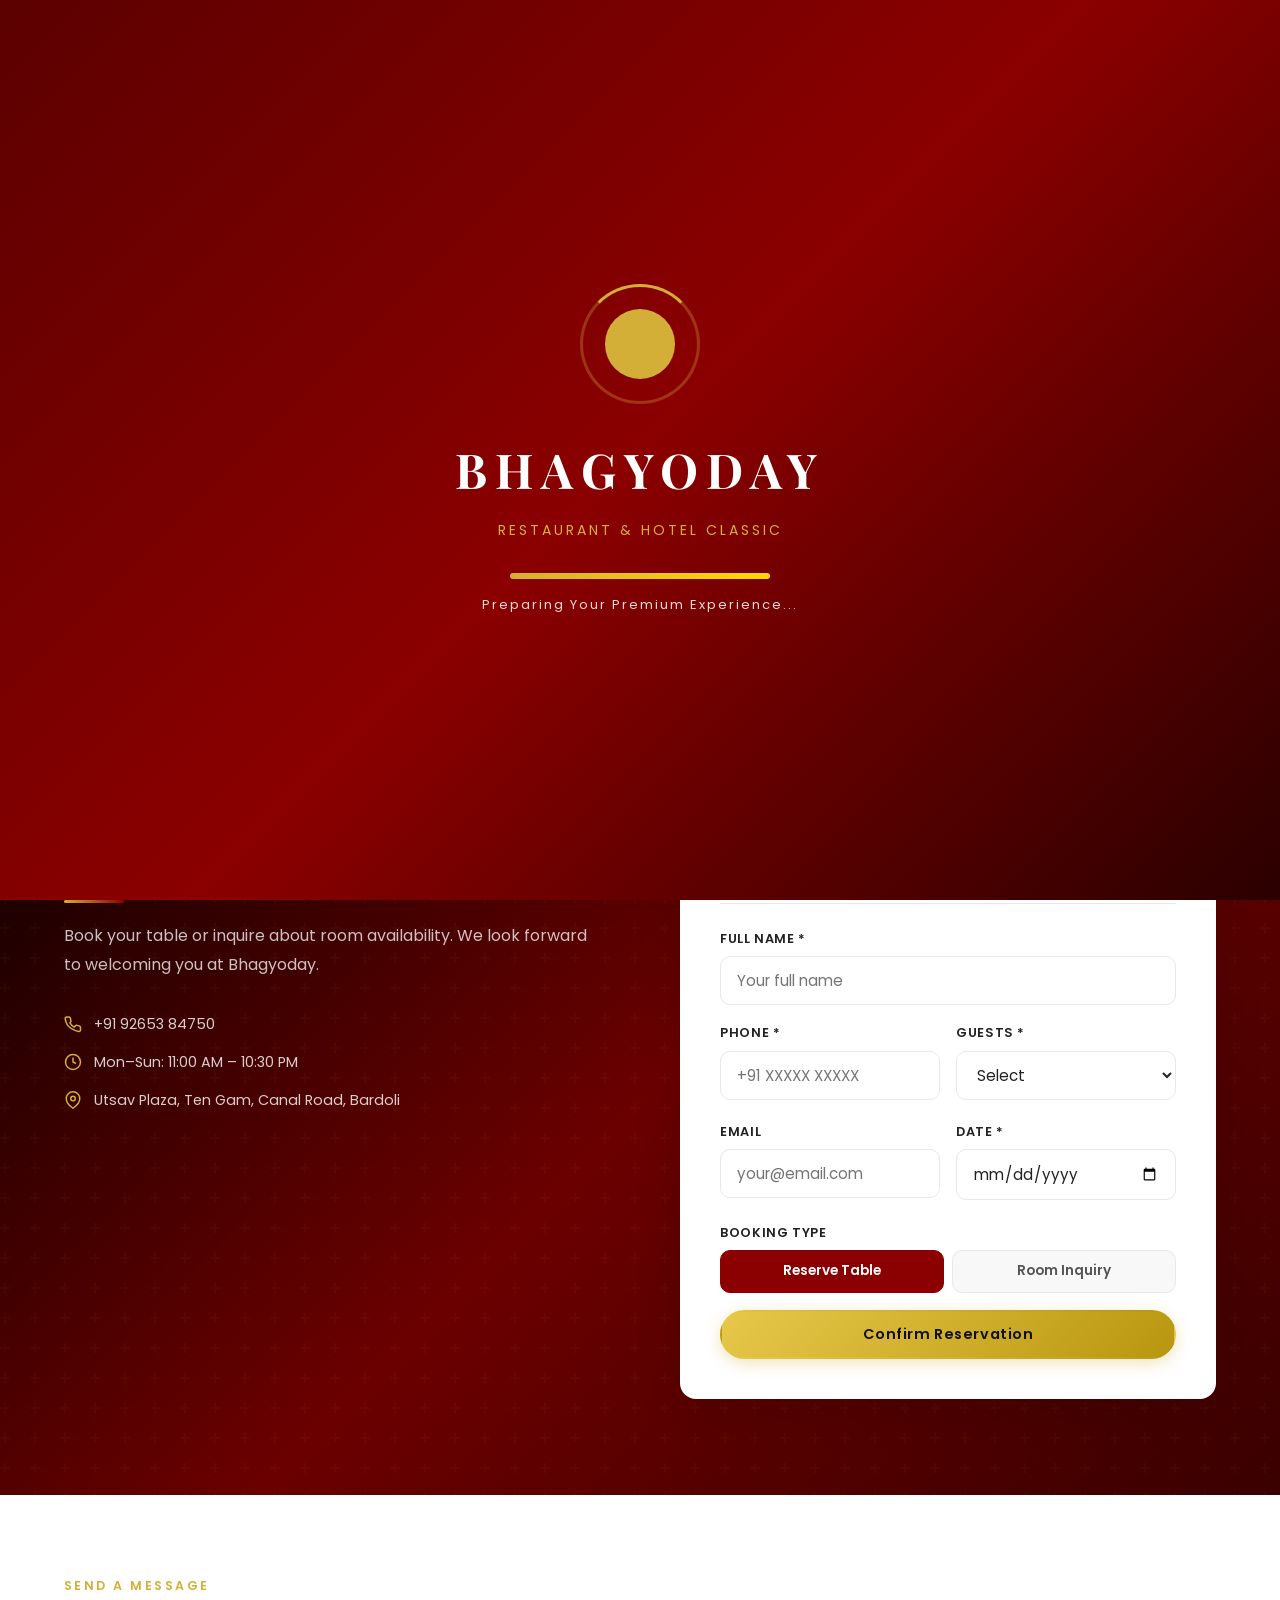
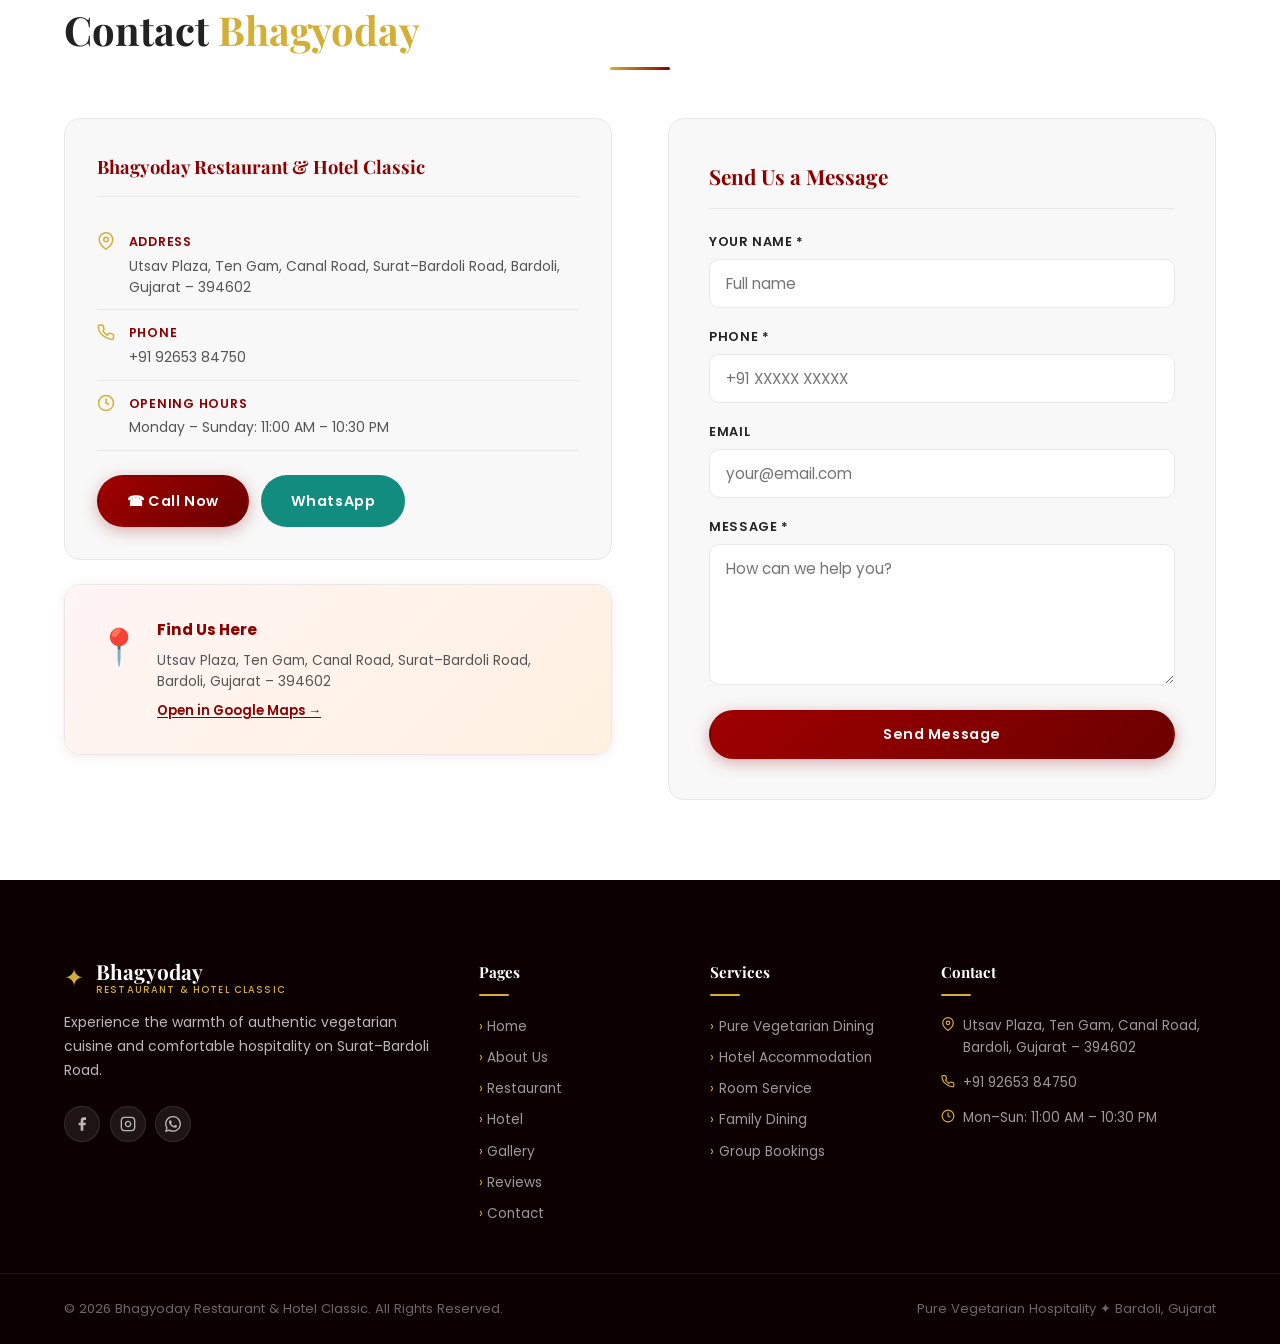
<file: contact.html>
<!DOCTYPE html>
<html lang="en">

<head>
  <meta charset="UTF-8" />
  <meta name="viewport" content="width=device-width, initial-scale=1.0" />
  <title>Contact &amp; Reservation | Bhagyoday Restaurant &amp; Hotel Classic, Bardoli</title>
  <meta name="description"
    content="Contact Bhagyoday Restaurant &amp; Hotel Classic in Bardoli. Reserve a table, book a room, or send us a message. Call +91 92653 84750." />
  <link rel="preconnect" href="https://fonts.googleapis.com" />
  <link rel="preconnect" href="https://fonts.gstatic.com" crossorigin />
  <link
    href="https://fonts.googleapis.com/css2?family=Playfair+Display:ital,wght@0,400;0,600;0,700;0,800;1,400&family=Poppins:wght@300;400;500;600;700&display=swap"
    rel="stylesheet" />
  <link rel="stylesheet" href="./css/style.css" />
</head>

<body data-page="contact">
  <div id="preloader">
    <div class="preloader-content">

      <div class="logo-circle">
        <div class="inner-circle"></div>
      </div>

      <h1 class="brand-name">BHAGYODAY</h1>

      <p class="brand-subtitle">
        Restaurant & Hotel Classic
      </p>

      <div class="loading-bar">
        <div class="loading-progress"></div>
      </div>

      <p class="loading-text">
        Preparing Your Premium Experience...
      </p>

    </div>
  </div>

  <header class="header scrolled-static" id="header">
    <div class="header-inner container">
      <a href="./index.html" class="logo"><span class="logo-icon">&#10022;</span>
        <div class="logo-text"><span class="logo-main">Bhagyoday</span><span class="logo-sub">Restaurant &amp; Hotel
            Classic</span></div>
      </a>
      <nav class="nav" id="nav">
        <ul class="nav-list">
          <li><a href="./index.html" class="nav-link" data-page="home">Home</a></li>
          <li><a href="./about.html" class="nav-link" data-page="about">About</a></li>
          <li><a href="./restaurant.html" class="nav-link" data-page="restaurant">Restaurant</a></li>
          <li><a href="./hotel.html" class="nav-link" data-page="hotel">Hotel</a></li>
          <li><a href="./gallery.html" class="nav-link" data-page="gallery">Gallery</a></li>
          <li><a href="./reviews.html" class="nav-link" data-page="reviews">Reviews</a></li>
          <li><a href="./contact.html" class="nav-link" data-page="contact">Contact</a></li>
        </ul>
      </nav>
      <button class="hamburger" id="hamburger" aria-label="Toggle menu"
        aria-expanded="false"><span></span><span></span><span></span></button>
    </div>
  </header>

  <div class="page-hero">
    <div class="page-hero-bg"></div>
    <div class="container page-hero-content">
      <div class="breadcrumb"><a href="./index.html">Home</a> <span>/</span> Contact</div>
      <h1>Get in <span class="gold">Touch</span></h1>
      <p>Reservations, inquiries, directions — we are here to help</p>
    </div>
  </div>

  <!-- QUICK CONTACT CARDS -->
  <section class="section" style="padding-bottom:0;">
    <div class="container">
      <div class="quick-ct-grid reveal">
        <div class="quick-ct-card">
          <div class="qct-icon">&#128222;</div>
          <h4>Call Us</h4>
          <p>Speak directly with our team for reservations and inquiries</p>
          <a href="tel:+919265384750" class="btn btn-maroon btn-sm">+91 92653 84750</a>
        </div>
        <div class="quick-ct-card">
          <div class="qct-icon">&#128172;</div>
          <h4>WhatsApp</h4>
          <p>Send us a message on WhatsApp for quick replies</p>
          <a href="https://wa.me/919265384750?text=Hello%2C%20I%20would%20like%20to%20make%20a%20reservation."
            target="_blank" rel="noopener" class="btn btn-green btn-sm">Chat Now</a>
        </div>
        <div class="quick-ct-card">
          <div class="qct-icon">&#128205;</div>
          <h4>Visit Us</h4>
          <p>Utsav Plaza, Ten Gam, Canal Road, Surat–Bardoli Road, Bardoli</p>
          <a href="https://www.google.com/maps/search/Bhagyoday+Restaurant+Bardoli+Gujarat" target="_blank"
            rel="noopener" class="btn btn-maroon btn-sm">Open Maps</a>
        </div>
        <div class="quick-ct-card">
          <div class="qct-icon">&#128336;</div>
          <h4>Opening Hours</h4>
          <p>Monday to Sunday, every day of the year</p>
          <div class="hours-badge">11:00 AM &ndash; 10:30 PM</div>
        </div>
      </div>
    </div>
  </section>

  <!-- RESERVATION -->
  <section class="section reservation-section" id="reservation">
    <div class="res-bg"></div>
    <div class="container res-container">
      <div class="res-info reveal">
        <div class="section-label light">Reserve Now</div>
        <h2 class="section-title white">Make a <span class="gold">Reservation</span></h2>
        <div class="divider-line"></div>
        <p class="res-info-text">Book your table or inquire about room availability. We look forward to welcoming you at
          Bhagyoday.</p>
        <div class="res-details">
          <div class="res-detail"><svg width="18" height="18" viewBox="0 0 24 24" fill="none" stroke="currentColor"
              stroke-width="2">
              <path
                d="M22 16.92v3a2 2 0 0 1-2.18 2 19.79 19.79 0 0 1-8.63-3.07A19.5 19.5 0 0 1 4.69 13.5 19.79 19.79 0 0 1 1.57 4.9 2 2 0 0 1 3.54 2.72h3a2 2 0 0 1 2 1.72c.127.96.361 1.903.7 2.81a2 2 0 0 1-.45 2.11L7.91 10.4a16 16 0 0 0 5.69 5.69l1.76-1.76a2 2 0 0 1 2.11-.45c.907.339 1.85.573 2.81.7a2 2 0 0 1 1.72 2.04z" />
            </svg><span>+91 92653 84750</span></div>
          <div class="res-detail"><svg width="18" height="18" viewBox="0 0 24 24" fill="none" stroke="currentColor"
              stroke-width="2">
              <circle cx="12" cy="12" r="10" />
              <polyline points="12 6 12 12 16 14" />
            </svg><span>Mon–Sun: 11:00 AM – 10:30 PM</span></div>
          <div class="res-detail"><svg width="18" height="18" viewBox="0 0 24 24" fill="none" stroke="currentColor"
              stroke-width="2">
              <path d="M21 10c0 7-9 13-9 13s-9-6-9-13a9 9 0 0 1 18 0z" />
              <circle cx="12" cy="10" r="3" />
            </svg><span>Utsav Plaza, Ten Gam, Canal Road, Bardoli</span></div>
        </div>
      </div>
      <div class="res-form-wrap reveal">
        <form class="res-form" id="reservationForm" novalidate>
          <h3>Book Your Experience</h3>
          <div class="form-group">
            <label for="resName">Full Name *</label>
            <input type="text" id="resName" placeholder="Your full name" required />
            <span class="form-err" id="nameErr"></span>
          </div>
          <div class="form-row">
            <div class="form-group">
              <label for="resPhone">Phone *</label>
              <input type="tel" id="resPhone" placeholder="+91 XXXXX XXXXX" required />
              <span class="form-err" id="phoneErr"></span>
            </div>
            <div class="form-group">
              <label for="resGuests">Guests *</label>
              <select id="resGuests" required>
                <option value="">Select</option>
                <option>1</option>
                <option>2</option>
                <option>3</option>
                <option>4</option>
                <option>5</option>
                <option>6–10</option>
                <option>10+</option>
              </select>
              <span class="form-err" id="guestsErr"></span>
            </div>
          </div>
          <div class="form-row">
            <div class="form-group">
              <label for="resEmail">Email</label>
              <input type="email" id="resEmail" placeholder="your@email.com" />
              <span class="form-err" id="emailErr"></span>
            </div>
            <div class="form-group">
              <label for="resDate">Date *</label>
              <input type="date" id="resDate" required />
              <span class="form-err" id="dateErr"></span>
            </div>
          </div>
          <div class="form-group">
            <label>Booking Type</label>
            <div class="type-btns">
              <button type="button" class="type-btn active" data-type="table">Reserve Table</button>
              <button type="button" class="type-btn" data-type="room">Room Inquiry</button>
            </div>
          </div>
          <button type="submit" class="btn btn-gold btn-full">Confirm Reservation</button>
          <div class="form-success" id="resSuccess">&#10003; Thank you! Your reservation request has been received.
            We'll call you to confirm.</div>
        </form>
      </div>
    </div>
  </section>

  <!-- CONTACT FORM + INFO -->
  <section class="section contact-section">
    <div class="container">
      <div class="section-header reveal">
        <div class="section-label">Send a Message</div>
        <h2 class="section-title">Contact <span class="gold">Bhagyoday</span></h2>
        <div class="divider-line center"></div>
      </div>
      <div class="contact-grid">
        <div class="contact-left reveal">
          <div class="contact-info-card">
            <h3>Bhagyoday Restaurant &amp; Hotel Classic</h3>
            <div class="ct-detail">
              <div class="ct-icon"><svg width="18" height="18" viewBox="0 0 24 24" fill="none" stroke="currentColor"
                  stroke-width="2">
                  <path d="M21 10c0 7-9 13-9 13s-9-6-9-13a9 9 0 0 1 18 0z" />
                  <circle cx="12" cy="10" r="3" />
                </svg></div>
              <div><strong>Address</strong><span>Utsav Plaza, Ten Gam, Canal Road, Surat&ndash;Bardoli Road, Bardoli,
                  Gujarat &ndash; 394602</span></div>
            </div>
            <div class="ct-detail">
              <div class="ct-icon"><svg width="18" height="18" viewBox="0 0 24 24" fill="none" stroke="currentColor"
                  stroke-width="2">
                  <path
                    d="M22 16.92v3a2 2 0 0 1-2.18 2 19.79 19.79 0 0 1-8.63-3.07A19.5 19.5 0 0 1 4.69 13.5 19.79 19.79 0 0 1 1.57 4.9 2 2 0 0 1 3.54 2.72h3a2 2 0 0 1 2 1.72c.127.96.361 1.903.7 2.81a2 2 0 0 1-.45 2.11L7.91 10.4a16 16 0 0 0 5.69 5.69l1.76-1.76a2 2 0 0 1 2.11-.45c.907.339 1.85.573 2.81.7a2 2 0 0 1 1.72 2.04z" />
                </svg></div>
              <div><strong>Phone</strong><span>+91 92653 84750</span></div>
            </div>
            <div class="ct-detail">
              <div class="ct-icon"><svg width="18" height="18" viewBox="0 0 24 24" fill="none" stroke="currentColor"
                  stroke-width="2">
                  <circle cx="12" cy="12" r="10" />
                  <polyline points="12 6 12 12 16 14" />
                </svg></div>
              <div><strong>Opening Hours</strong><span>Monday &ndash; Sunday: 11:00 AM &ndash; 10:30 PM</span></div>
            </div>
            <div class="ct-action-btns">
              <a href="tel:+919265384750" class="btn btn-maroon">&#9742; Call Now</a>
              <a href="https://wa.me/919265384750?text=Hello%2C%20I%20would%20like%20to%20make%20a%20reservation."
                target="_blank" rel="noopener" class="btn btn-green">WhatsApp</a>
            </div>
          </div>
          <div class="map-placeholder">
            <div class="map-inner">
              <div class="map-pin">&#128205;</div>
              <div class="map-text">
                <strong>Find Us Here</strong>
                <span>Utsav Plaza, Ten Gam, Canal Road, Surat&ndash;Bardoli Road, Bardoli, Gujarat &ndash; 394602</span>
                <a href="https://www.google.com/maps/search/Bhagyoday+Restaurant+Bardoli+Gujarat" target="_blank"
                  rel="noopener" class="map-link">Open in Google Maps &rarr;</a>
              </div>
            </div>
          </div>
        </div>
        <div class="contact-right reveal">
          <form class="contact-form" id="contactForm" novalidate>
            <h3>Send Us a Message</h3>
            <div class="form-group"><label for="ctName">Your Name *</label><input type="text" id="ctName"
                placeholder="Full name" required /></div>
            <div class="form-group"><label for="ctPhone">Phone *</label><input type="tel" id="ctPhone"
                placeholder="+91 XXXXX XXXXX" required /></div>
            <div class="form-group"><label for="ctEmail">Email</label><input type="email" id="ctEmail"
                placeholder="your@email.com" /></div>
            <div class="form-group"><label for="ctMsg">Message *</label><textarea id="ctMsg" rows="5"
                placeholder="How can we help you?" required></textarea></div>
            <button type="submit" class="btn btn-maroon btn-full">Send Message</button>
            <div class="form-success" id="contactSuccess">&#10003; Message sent! We'll get back to you shortly.</div>
          </form>
        </div>
      </div>
    </div>
  </section>

  <footer class="footer">
    <div class="footer-top">
      <div class="container footer-grid">
        <div class="footer-brand"><a href="./index.html" class="footer-logo"><span class="logo-icon">&#10022;</span>
            <div class="logo-text"><span class="logo-main">Bhagyoday</span><span class="logo-sub">Restaurant &amp; Hotel
                Classic</span></div>
          </a>
          <p>Experience the warmth of authentic vegetarian cuisine and comfortable hospitality on Surat&ndash;Bardoli
            Road.</p>
          <div class="footer-social"><a href="#" class="soc-icon" aria-label="Facebook"><svg width="16" height="16"
                viewBox="0 0 24 24" fill="currentColor">
                <path d="M18 2h-3a5 5 0 0 0-5 5v3H7v4h3v8h4v-8h3l1-4h-4V7a1 1 0 0 1 1-1h3z" />
              </svg></a><a href="#" class="soc-icon" aria-label="Instagram"><svg width="16" height="16"
                viewBox="0 0 24 24" fill="none" stroke="currentColor" stroke-width="2">
                <rect x="2" y="2" width="20" height="20" rx="5" />
                <path d="M16 11.37A4 4 0 1 1 12.63 8 4 4 0 0 1 16 11.37z" />
                <line x1="17.5" y1="6.5" x2="17.51" y2="6.5" />
              </svg></a><a href="https://wa.me/919265384750" target="_blank" rel="noopener" class="soc-icon"
              aria-label="WhatsApp"><svg width="16" height="16" viewBox="0 0 24 24" fill="currentColor">
                <path
                  d="M17.472 14.382c-.297-.149-1.758-.867-2.03-.967-.273-.099-.471-.148-.67.15-.197.297-.767.966-.94 1.164-.173.199-.347.223-.644.075-.297-.15-1.255-.463-2.39-1.475-.883-.788-1.48-1.761-1.653-2.059-.173-.297-.018-.458.13-.606.134-.133.298-.347.446-.52.149-.174.198-.298.298-.497.099-.198.05-.371-.025-.52-.075-.149-.669-1.612-.916-2.207-.242-.579-.487-.5-.669-.51-.173-.008-.371-.01-.57-.01-.198 0-.52.074-.792.372-.272.297-1.04 1.016-1.04 2.479 0 1.462 1.065 2.875 1.213 3.074.149.198 2.096 3.2 5.077 4.487.709.306 1.262.489 1.694.625.712.227 1.36.195 1.871.118.571-.085 1.758-.719 2.006-1.413.248-.694.248-1.289.173-1.413-.074-.124-.272-.198-.57-.347m-5.421 7.403h-.004a9.87 9.87 0 01-5.031-1.378l-.361-.214-3.741.982.998-3.648-.235-.374a9.86 9.86 0 01-1.51-5.26c.001-5.45 4.436-9.884 9.888-9.884 2.64 0 5.122 1.03 6.988 2.898a9.825 9.825 0 012.893 6.994c-.003 5.45-4.437 9.884-9.885 9.884m8.413-18.297A11.815 11.815 0 0012.05 0C5.495 0 .16 5.335.157 11.892c0 2.096.547 4.142 1.588 5.945L.057 24l6.305-1.654a11.882 11.882 0 005.683 1.448h.005c6.554 0 11.89-5.335 11.893-11.893a11.821 11.821 0 00-3.48-8.413z" />
              </svg></a></div>
        </div>
        <div class="footer-col">
          <h4>Pages</h4>
          <ul>
            <li><a href="./index.html">Home</a></li>
            <li><a href="./about.html">About Us</a></li>
            <li><a href="./restaurant.html">Restaurant</a></li>
            <li><a href="./hotel.html">Hotel</a></li>
            <li><a href="./gallery.html">Gallery</a></li>
            <li><a href="./reviews.html">Reviews</a></li>
            <li><a href="./contact.html">Contact</a></li>
          </ul>
        </div>
        <div class="footer-col">
          <h4>Services</h4>
          <ul>
            <li><a href="./restaurant.html">Pure Vegetarian Dining</a></li>
            <li><a href="./hotel.html">Hotel Accommodation</a></li>
            <li><a href="./hotel.html#facilities">Room Service</a></li>
            <li><a href="./hotel.html#facilities">Family Dining</a></li>
            <li><a href="./contact.html#reservation">Group Bookings</a></li>
          </ul>
        </div>
        <div class="footer-col">
          <h4>Contact</h4>
          <div class="footer-ct">
            <p><svg width="14" height="14" viewBox="0 0 24 24" fill="none" stroke="currentColor" stroke-width="2">
                <path d="M21 10c0 7-9 13-9 13s-9-6-9-13a9 9 0 0 1 18 0z" />
                <circle cx="12" cy="10" r="3" />
              </svg> Utsav Plaza, Ten Gam, Canal Road, Bardoli, Gujarat &ndash; 394602</p>
            <p><svg width="14" height="14" viewBox="0 0 24 24" fill="none" stroke="currentColor" stroke-width="2">
                <path
                  d="M22 16.92v3a2 2 0 0 1-2.18 2 19.79 19.79 0 0 1-8.63-3.07A19.5 19.5 0 0 1 4.69 13.5 19.79 19.79 0 0 1 1.57 4.9 2 2 0 0 1 3.54 2.72h3a2 2 0 0 1 2 1.72c.127.96.361 1.903.7 2.81a2 2 0 0 1-.45 2.11L7.91 10.4a16 16 0 0 0 5.69 5.69l1.76-1.76a2 2 0 0 1 2.11-.45c.907.339 1.85.573 2.81.7a2 2 0 0 1 1.72 2.04z" />
              </svg> +91 92653 84750</p>
            <p><svg width="14" height="14" viewBox="0 0 24 24" fill="none" stroke="currentColor" stroke-width="2">
                <circle cx="12" cy="12" r="10" />
                <polyline points="12 6 12 12 16 14" />
              </svg> Mon&ndash;Sun: 11:00 AM &ndash; 10:30 PM</p>
          </div>
        </div>
      </div>
    </div>
    <div class="footer-bottom">
      <div class="container footer-bottom-inner">
        <p>&copy; 2026 Bhagyoday Restaurant &amp; Hotel Classic. All Rights Reserved.</p>
        <p>Pure Vegetarian Hospitality &#10022; Bardoli, Gujarat</p>
      </div>
    </div>
  </footer>
  <button class="back-to-top" id="backToTop" aria-label="Back to top"><svg width="20" height="20" viewBox="0 0 24 24"
      fill="none" stroke="currentColor" stroke-width="2.5">
      <polyline points="18 15 12 9 6 15" />
    </svg></button>
  <script src="./js/script.js"></script>
</body>

</html>
</file>
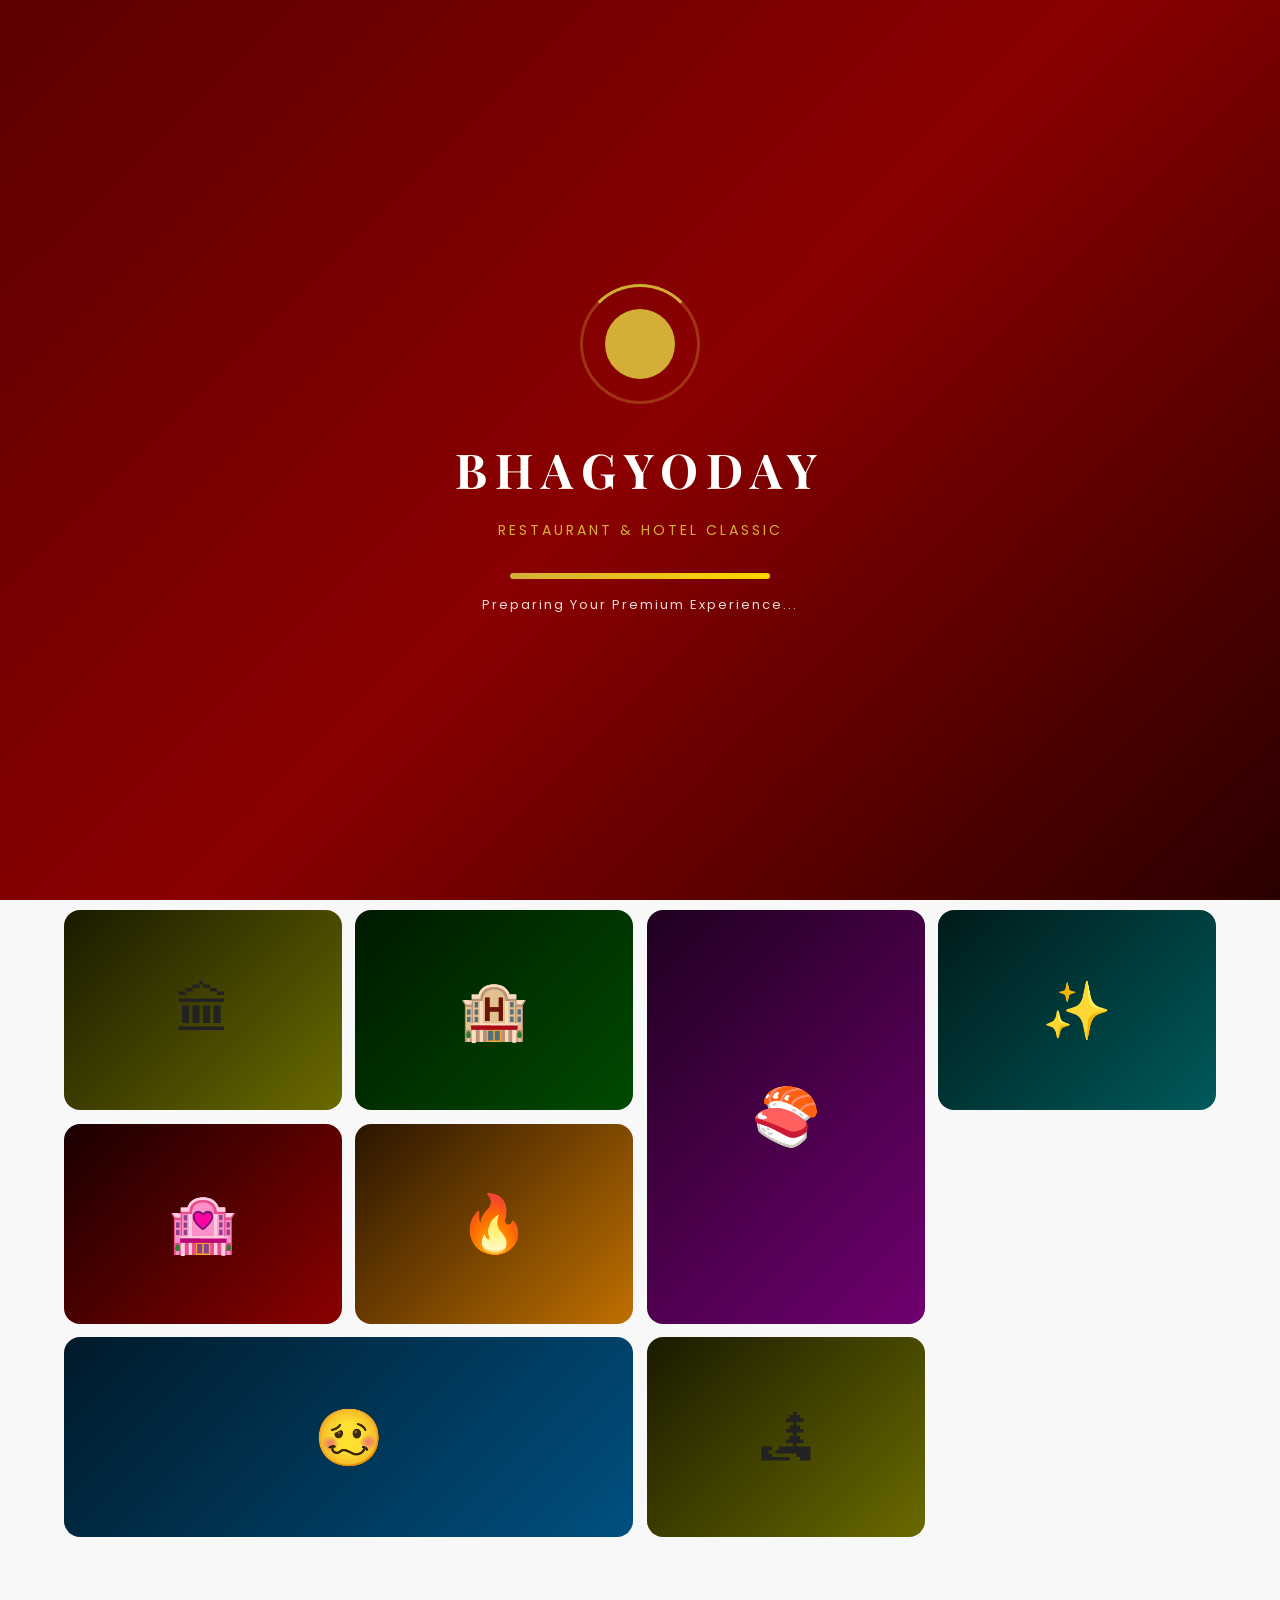
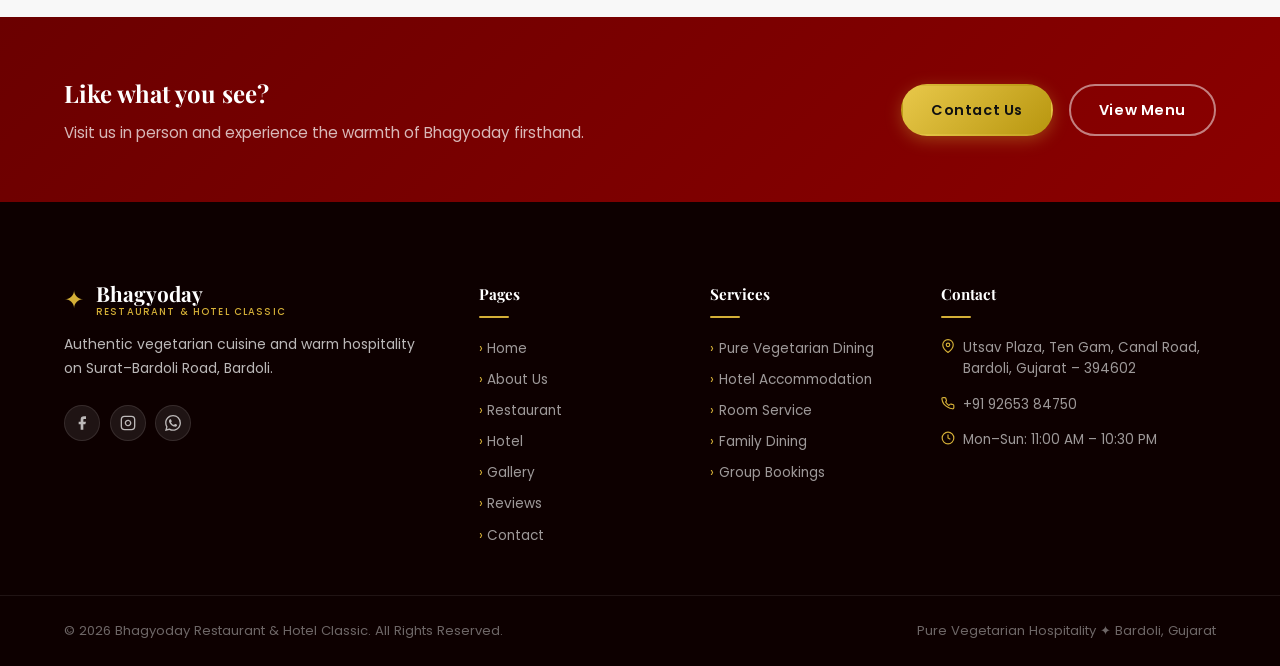
<file: gallery.html>
<!DOCTYPE html>
<html lang="en">

<head>
  <meta charset="UTF-8" />
  <meta name="viewport" content="width=device-width, initial-scale=1.0" />
  <title>Gallery | Bhagyoday Restaurant &amp; Hotel Classic, Bardoli</title>
  <meta name="description"
    content="Explore the gallery of Bhagyoday Restaurant &amp; Hotel Classic — restaurant interiors, food, hotel rooms, reception area, and family dining spaces." />
  <link rel="preconnect" href="https://fonts.googleapis.com" />
  <link rel="preconnect" href="https://fonts.gstatic.com" crossorigin />
  <link
    href="https://fonts.googleapis.com/css2?family=Playfair+Display:ital,wght@0,400;0,600;0,700;0,800;1,400&family=Poppins:wght@300;400;500;600;700&display=swap"
    rel="stylesheet" />
  <link rel="stylesheet" href="./css/style.css" />
</head>

<body data-page="gallery">
  <div id="preloader">
    <div class="preloader-content">

      <div class="logo-circle">
        <div class="inner-circle"></div>
      </div>

      <h1 class="brand-name">BHAGYODAY</h1>

      <p class="brand-subtitle">
        Restaurant & Hotel Classic
      </p>

      <div class="loading-bar">
        <div class="loading-progress"></div>
      </div>

      <p class="loading-text">
        Preparing Your Premium Experience...
      </p>

    </div>
  </div>

  <header class="header scrolled-static" id="header">
    <div class="header-inner container">
      <a href="./index.html" class="logo"><span class="logo-icon">&#10022;</span>
        <div class="logo-text"><span class="logo-main">Bhagyoday</span><span class="logo-sub">Restaurant &amp; Hotel
            Classic</span></div>
      </a>
      <nav class="nav" id="nav">
        <ul class="nav-list">
          <li><a href="./index.html" class="nav-link" data-page="home">Home</a></li>
          <li><a href="./about.html" class="nav-link" data-page="about">About</a></li>
          <li><a href="./restaurant.html" class="nav-link" data-page="restaurant">Restaurant</a></li>
          <li><a href="./hotel.html" class="nav-link" data-page="hotel">Hotel</a></li>
          <li><a href="./gallery.html" class="nav-link" data-page="gallery">Gallery</a></li>
          <li><a href="./reviews.html" class="nav-link" data-page="reviews">Reviews</a></li>
          <li><a href="./contact.html" class="nav-link" data-page="contact">Contact</a></li>
        </ul>
      </nav>
      <button class="hamburger" id="hamburger" aria-label="Toggle menu"
        aria-expanded="false"><span></span><span></span><span></span></button>
    </div>
  </header>

  <div class="page-hero">
    <div class="page-hero-bg"></div>
    <div class="container page-hero-content">
      <div class="breadcrumb"><a href="./index.html">Home</a> <span>/</span> Gallery</div>
      <h1>A Glimpse of <span class="gold">Bhagyoday</span></h1>
      <p>Our restaurant, food, rooms, and spaces — all in pictures</p>
    </div>
  </div>

  <!-- GALLERY -->
  <section class="section gallery-section">
    <div class="container">
      <div class="gallery-filters reveal">
        <button class="gal-btn active" data-gal="all">All</button>
        <button class="gal-btn" data-gal="restaurant">Restaurant</button>
        <button class="gal-btn" data-gal="food">Food</button>
        <button class="gal-btn" data-gal="rooms">Rooms</button>
        <button class="gal-btn" data-gal="reception">Reception</button>
        <button class="gal-btn" data-gal="family">Family Dining</button>
        <button class="gal-btn" data-gal="exterior">Exterior</button>
      </div>
      <div class="gallery-grid" id="galleryGrid">
        <div class="gal-item reveal" data-gal="restaurant">
          <div class="gal-placeholder gp1">
            <div class="gal-overlay">
              <div class="gal-info"><span>&#128270;</span>
                <p>Restaurant Interior</p>
              </div>
            </div><span class="gal-emoji">&#129681;</span>
          </div>
        </div>
        <div class="gal-item gal-tall reveal" data-gal="food">
          <div class="gal-placeholder gp2">
            <div class="gal-overlay">
              <div class="gal-info"><span>&#128270;</span>
                <p>Signature Dish</p>
              </div>
            </div><span class="gal-emoji">&#127859;</span>
          </div>
        </div>
        <div class="gal-item reveal" data-gal="rooms">
          <div class="gal-placeholder gp3">
            <div class="gal-overlay">
              <div class="gal-info"><span>&#128270;</span>
                <p>Deluxe Room</p>
              </div>
            </div><span class="gal-emoji">&#128716;</span>
          </div>
        </div>
        <div class="gal-item gal-wide reveal" data-gal="family">
          <div class="gal-placeholder gp4">
            <div class="gal-overlay">
              <div class="gal-info"><span>&#128270;</span>
                <p>Family Dining Hall</p>
              </div>
            </div><span class="gal-emoji">&#128106;</span>
          </div>
        </div>
        <div class="gal-item reveal" data-gal="reception">
          <div class="gal-placeholder gp5">
            <div class="gal-overlay">
              <div class="gal-info"><span>&#128270;</span>
                <p>Reception Area</p>
              </div>
            </div><span class="gal-emoji">&#127963;</span>
          </div>
        </div>
        <div class="gal-item reveal" data-gal="exterior">
          <div class="gal-placeholder gp6">
            <div class="gal-overlay">
              <div class="gal-info"><span>&#128270;</span>
                <p>Exterior View</p>
              </div>
            </div><span class="gal-emoji">&#127976;</span>
          </div>
        </div>
        <div class="gal-item gal-tall reveal" data-gal="food">
          <div class="gal-placeholder gp7">
            <div class="gal-overlay">
              <div class="gal-info"><span>&#128270;</span>
                <p>Special Thali</p>
              </div>
            </div><span class="gal-emoji">&#127843;</span>
          </div>
        </div>
        <div class="gal-item reveal" data-gal="restaurant">
          <div class="gal-placeholder gp8">
            <div class="gal-overlay">
              <div class="gal-info"><span>&#128270;</span>
                <p>Dining Area</p>
              </div>
            </div><span class="gal-emoji">&#10024;</span>
          </div>
        </div>
        <div class="gal-item reveal" data-gal="rooms">
          <div class="gal-placeholder gp1">
            <div class="gal-overlay">
              <div class="gal-info"><span>&#128270;</span>
                <p>Family Suite</p>
              </div>
            </div><span class="gal-emoji">&#127977;</span>
          </div>
        </div>
        <div class="gal-item reveal" data-gal="food">
          <div class="gal-placeholder gp2">
            <div class="gal-overlay">
              <div class="gal-info"><span>&#128270;</span>
                <p>Paneer Tikka</p>
              </div>
            </div><span class="gal-emoji">&#128293;</span>
          </div>
        </div>
        <div class="gal-item gal-wide reveal" data-gal="restaurant">
          <div class="gal-placeholder gp3">
            <div class="gal-overlay">
              <div class="gal-info"><span>&#128270;</span>
                <p>Main Dining Hall</p>
              </div>
            </div><span class="gal-emoji">&#129396;</span>
          </div>
        </div>
        <div class="gal-item reveal" data-gal="reception">
          <div class="gal-placeholder gp5">
            <div class="gal-overlay">
              <div class="gal-info"><span>&#128270;</span>
                <p>Hotel Lobby</p>
              </div>
            </div><span class="gal-emoji">&#127966;</span>
          </div>
        </div>
      </div>
    </div>

    <!-- Lightbox -->
    <div class="lightbox" id="lightbox">
      <div class="lightbox-overlay" id="lightboxOverlay"></div>
      <div class="lightbox-content">
        <button class="lb-close" id="lbClose">&#10005;</button>
        <div class="lb-body" id="lbBody">
          <div class="lb-placeholder"></div>
        </div>
        <p class="lb-caption" id="lbCaption"></p>
      </div>
    </div>
  </section>

  <section class="cta-strip">
    <div class="container cta-inner">
      <div class="cta-text">
        <h3>Like what you see?</h3>
        <p>Visit us in person and experience the warmth of Bhagyoday firsthand.</p>
      </div>
      <div class="cta-btns"><a href="./contact.html" class="btn btn-gold">Contact Us</a><a href="./restaurant.html"
          class="btn btn-outline-dark">View Menu</a></div>
    </div>
  </section>

  <footer class="footer">
    <div class="footer-top">
      <div class="container footer-grid">
        <div class="footer-brand"><a href="./index.html" class="footer-logo"><span class="logo-icon">&#10022;</span>
            <div class="logo-text"><span class="logo-main">Bhagyoday</span><span class="logo-sub">Restaurant &amp; Hotel
                Classic</span></div>
          </a>
          <p>Authentic vegetarian cuisine and warm hospitality on Surat&ndash;Bardoli Road, Bardoli.</p>
          <div class="footer-social"><a href="#" class="soc-icon" aria-label="Facebook"><svg width="16" height="16"
                viewBox="0 0 24 24" fill="currentColor">
                <path d="M18 2h-3a5 5 0 0 0-5 5v3H7v4h3v8h4v-8h3l1-4h-4V7a1 1 0 0 1 1-1h3z" />
              </svg></a><a href="#" class="soc-icon" aria-label="Instagram"><svg width="16" height="16"
                viewBox="0 0 24 24" fill="none" stroke="currentColor" stroke-width="2">
                <rect x="2" y="2" width="20" height="20" rx="5" />
                <path d="M16 11.37A4 4 0 1 1 12.63 8 4 4 0 0 1 16 11.37z" />
                <line x1="17.5" y1="6.5" x2="17.51" y2="6.5" />
              </svg></a><a href="https://wa.me/919265384750" target="_blank" rel="noopener" class="soc-icon"
              aria-label="WhatsApp"><svg width="16" height="16" viewBox="0 0 24 24" fill="currentColor">
                <path
                  d="M17.472 14.382c-.297-.149-1.758-.867-2.03-.967-.273-.099-.471-.148-.67.15-.197.297-.767.966-.94 1.164-.173.199-.347.223-.644.075-.297-.15-1.255-.463-2.39-1.475-.883-.788-1.48-1.761-1.653-2.059-.173-.297-.018-.458.13-.606.134-.133.298-.347.446-.52.149-.174.198-.298.298-.497.099-.198.05-.371-.025-.52-.075-.149-.669-1.612-.916-2.207-.242-.579-.487-.5-.669-.51-.173-.008-.371-.01-.57-.01-.198 0-.52.074-.792.372-.272.297-1.04 1.016-1.04 2.479 0 1.462 1.065 2.875 1.213 3.074.149.198 2.096 3.2 5.077 4.487.709.306 1.262.489 1.694.625.712.227 1.36.195 1.871.118.571-.085 1.758-.719 2.006-1.413.248-.694.248-1.289.173-1.413-.074-.124-.272-.198-.57-.347m-5.421 7.403h-.004a9.87 9.87 0 01-5.031-1.378l-.361-.214-3.741.982.998-3.648-.235-.374a9.86 9.86 0 01-1.51-5.26c.001-5.45 4.436-9.884 9.888-9.884 2.64 0 5.122 1.03 6.988 2.898a9.825 9.825 0 012.893 6.994c-.003 5.45-4.437 9.884-9.885 9.884m8.413-18.297A11.815 11.815 0 0012.05 0C5.495 0 .16 5.335.157 11.892c0 2.096.547 4.142 1.588 5.945L.057 24l6.305-1.654a11.882 11.882 0 005.683 1.448h.005c6.554 0 11.89-5.335 11.893-11.893a11.821 11.821 0 00-3.48-8.413z" />
              </svg></a></div>
        </div>
        <div class="footer-col">
          <h4>Pages</h4>
          <ul>
            <li><a href="./index.html">Home</a></li>
            <li><a href="./about.html">About Us</a></li>
            <li><a href="./restaurant.html">Restaurant</a></li>
            <li><a href="./hotel.html">Hotel</a></li>
            <li><a href="./gallery.html">Gallery</a></li>
            <li><a href="./reviews.html">Reviews</a></li>
            <li><a href="./contact.html">Contact</a></li>
          </ul>
        </div>
        <div class="footer-col">
          <h4>Services</h4>
          <ul>
            <li><a href="./restaurant.html">Pure Vegetarian Dining</a></li>
            <li><a href="./hotel.html">Hotel Accommodation</a></li>
            <li><a href="./hotel.html#facilities">Room Service</a></li>
            <li><a href="./hotel.html#facilities">Family Dining</a></li>
            <li><a href="./contact.html#reservation">Group Bookings</a></li>
          </ul>
        </div>
        <div class="footer-col">
          <h4>Contact</h4>
          <div class="footer-ct">
            <p><svg width="14" height="14" viewBox="0 0 24 24" fill="none" stroke="currentColor" stroke-width="2">
                <path d="M21 10c0 7-9 13-9 13s-9-6-9-13a9 9 0 0 1 18 0z" />
                <circle cx="12" cy="10" r="3" />
              </svg> Utsav Plaza, Ten Gam, Canal Road, Bardoli, Gujarat &ndash; 394602</p>
            <p><svg width="14" height="14" viewBox="0 0 24 24" fill="none" stroke="currentColor" stroke-width="2">
                <path
                  d="M22 16.92v3a2 2 0 0 1-2.18 2 19.79 19.79 0 0 1-8.63-3.07A19.5 19.5 0 0 1 4.69 13.5 19.79 19.79 0 0 1 1.57 4.9 2 2 0 0 1 3.54 2.72h3a2 2 0 0 1 2 1.72c.127.96.361 1.903.7 2.81a2 2 0 0 1-.45 2.11L7.91 10.4a16 16 0 0 0 5.69 5.69l1.76-1.76a2 2 0 0 1 2.11-.45c.907.339 1.85.573 2.81.7a2 2 0 0 1 1.72 2.04z" />
              </svg> +91 92653 84750</p>
            <p><svg width="14" height="14" viewBox="0 0 24 24" fill="none" stroke="currentColor" stroke-width="2">
                <circle cx="12" cy="12" r="10" />
                <polyline points="12 6 12 12 16 14" />
              </svg> Mon&ndash;Sun: 11:00 AM &ndash; 10:30 PM</p>
          </div>
        </div>
      </div>
    </div>
    <div class="footer-bottom">
      <div class="container footer-bottom-inner">
        <p>&copy; 2026 Bhagyoday Restaurant &amp; Hotel Classic. All Rights Reserved.</p>
        <p>Pure Vegetarian Hospitality &#10022; Bardoli, Gujarat</p>
      </div>
    </div>
  </footer>
  <button class="back-to-top" id="backToTop" aria-label="Back to top"><svg width="20" height="20" viewBox="0 0 24 24"
      fill="none" stroke="currentColor" stroke-width="2.5">
      <polyline points="18 15 12 9 6 15" />
    </svg></button>
  <script src="./js/script.js"></script>
</body>

</html>
</file>
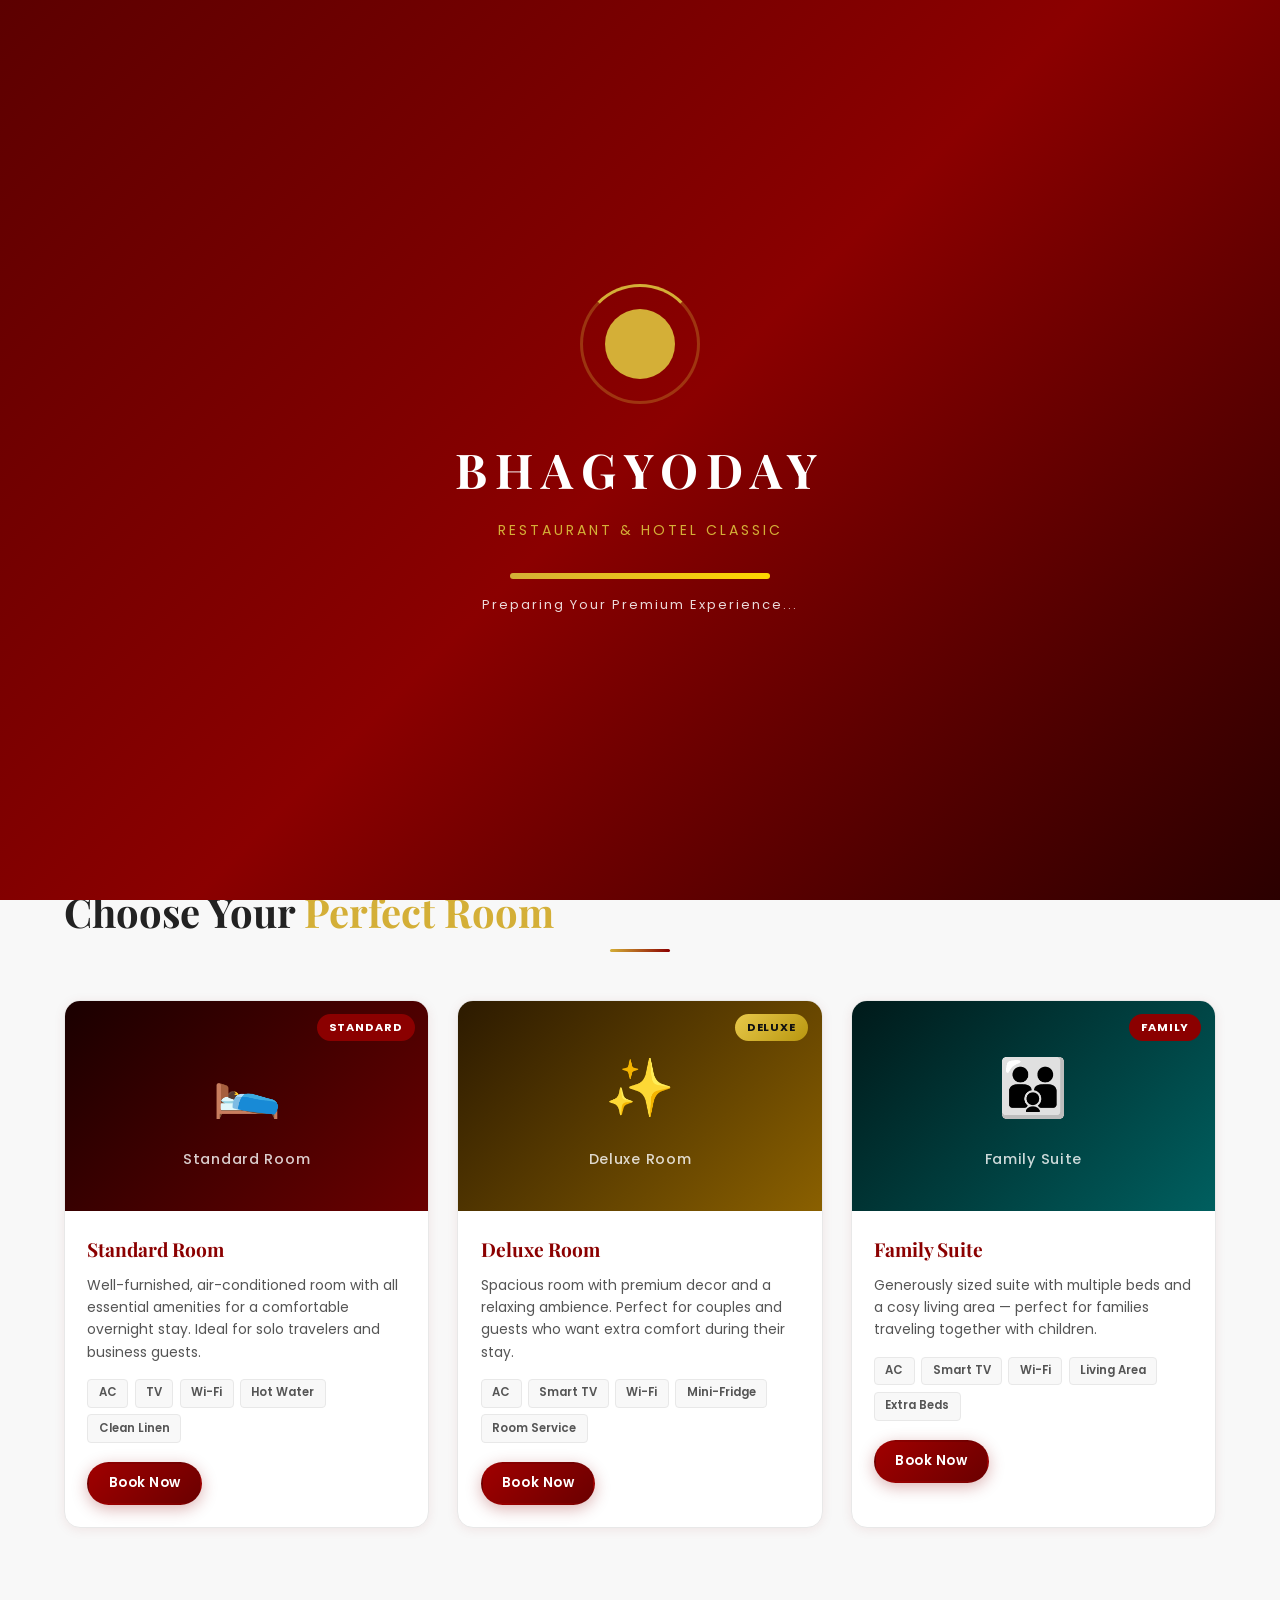
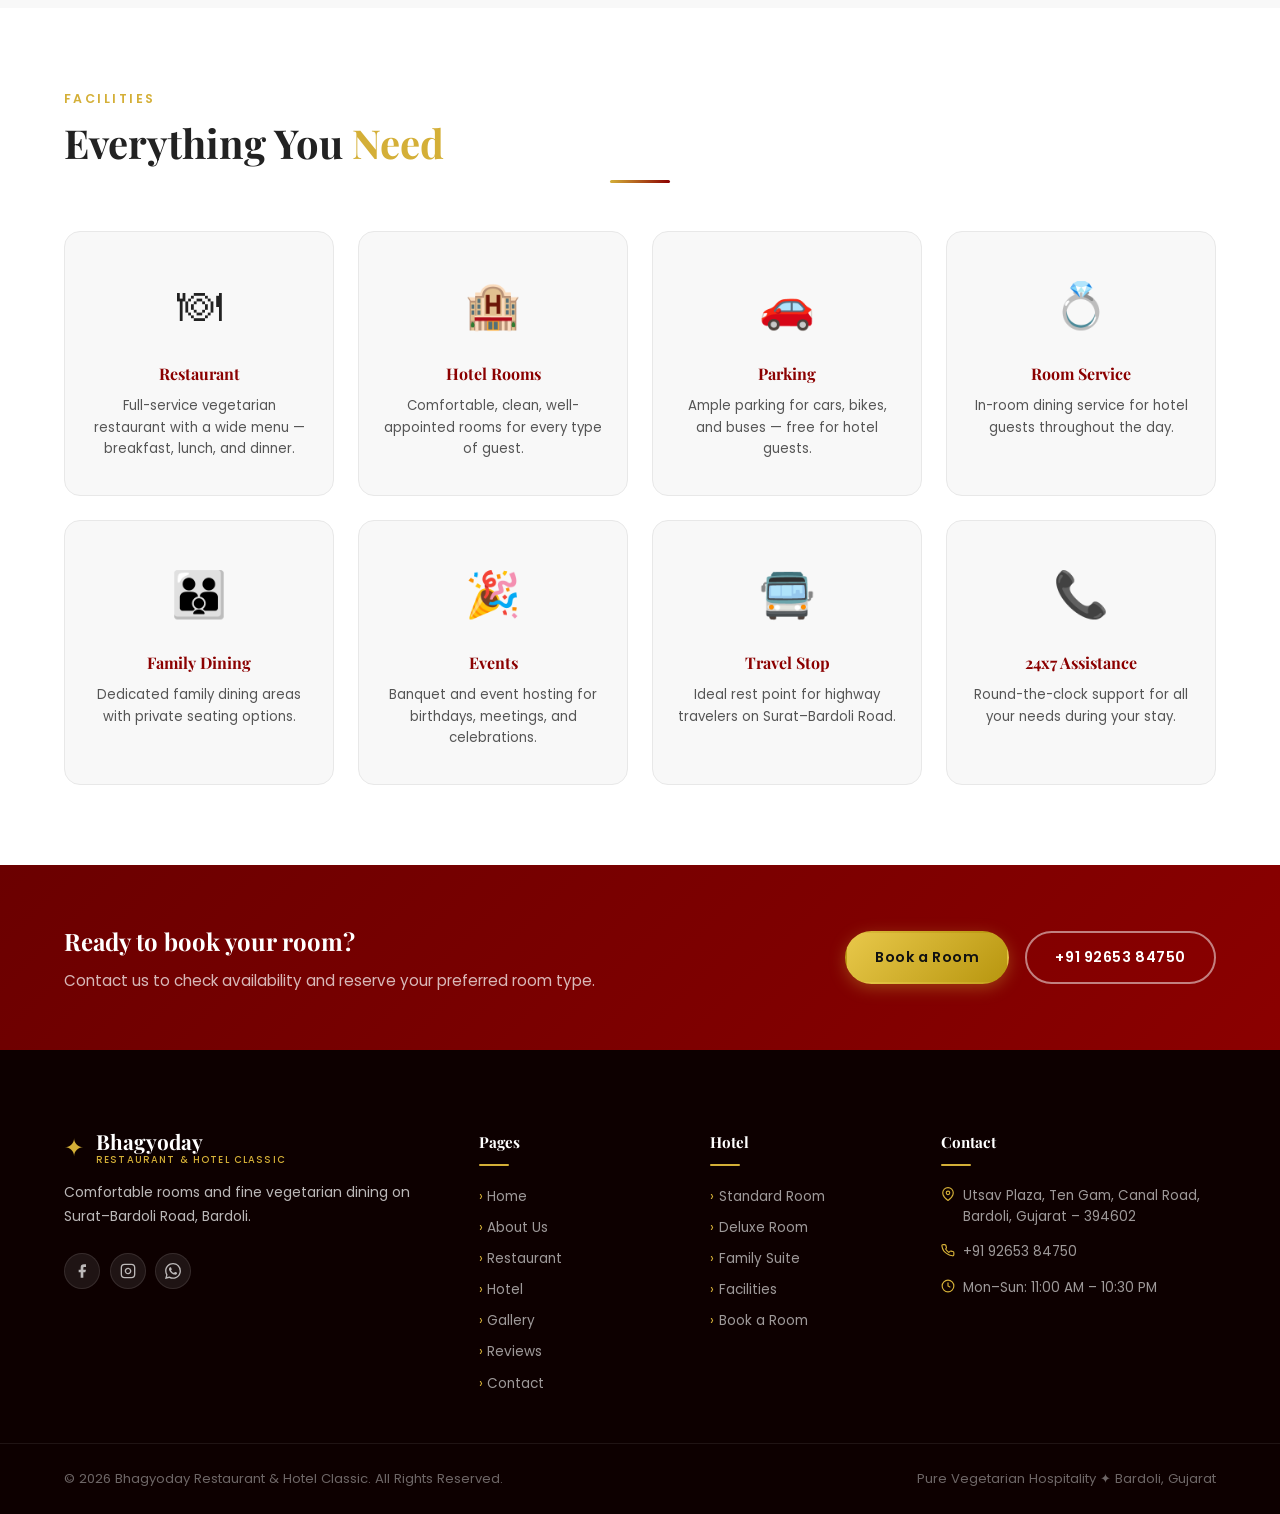
<file: hotel.html>
<!DOCTYPE html>
<html lang="en">

<head>
  <meta charset="UTF-8" />
  <meta name="viewport" content="width=device-width, initial-scale=1.0" />
  <title>Hotel | Bhagyoday Hotel Classic, Bardoli — Comfortable Rooms &amp; Stay</title>
  <meta name="description"
    content="Stay at Bhagyoday Hotel Classic on Surat–Bardoli Road. Standard, Deluxe, and Family Suite rooms with AC, Wi-Fi, room service, and restaurant access." />
  <link rel="preconnect" href="https://fonts.googleapis.com" />
  <link rel="preconnect" href="https://fonts.gstatic.com" crossorigin />
  <link
    href="https://fonts.googleapis.com/css2?family=Playfair+Display:ital,wght@0,400;0,600;0,700;0,800;1,400&family=Poppins:wght@300;400;500;600;700&display=swap"
    rel="stylesheet" />
  <link rel="stylesheet" href="./css/style.css" />
</head>

<body data-page="hotel">
  <div id="preloader">
    <div class="preloader-content">

      <div class="logo-circle">
        <div class="inner-circle"></div>
      </div>

      <h1 class="brand-name">BHAGYODAY</h1>

      <p class="brand-subtitle">
        Restaurant & Hotel Classic
      </p>

      <div class="loading-bar">
        <div class="loading-progress"></div>
      </div>

      <p class="loading-text">
        Preparing Your Premium Experience...
      </p>

    </div>
  </div>

  <header class="header scrolled-static" id="header">
    <div class="header-inner container">
      <a href="./index.html" class="logo"><span class="logo-icon">&#10022;</span>
        <div class="logo-text"><span class="logo-main">Bhagyoday</span><span class="logo-sub">Restaurant &amp; Hotel
            Classic</span></div>
      </a>
      <nav class="nav" id="nav">
        <ul class="nav-list">
          <li><a href="./index.html" class="nav-link" data-page="home">Home</a></li>
          <li><a href="./about.html" class="nav-link" data-page="about">About</a></li>
          <li><a href="./restaurant.html" class="nav-link" data-page="restaurant">Restaurant</a></li>
          <li><a href="./hotel.html" class="nav-link" data-page="hotel">Hotel</a></li>
          <li><a href="./gallery.html" class="nav-link" data-page="gallery">Gallery</a></li>
          <li><a href="./reviews.html" class="nav-link" data-page="reviews">Reviews</a></li>
          <li><a href="./contact.html" class="nav-link" data-page="contact">Contact</a></li>
        </ul>
      </nav>
      <button class="hamburger" id="hamburger" aria-label="Toggle menu"
        aria-expanded="false"><span></span><span></span><span></span></button>
    </div>
  </header>

  <div class="page-hero">
    <div class="page-hero-bg"></div>
    <div class="container page-hero-content">
      <div class="breadcrumb"><a href="./index.html">Home</a> <span>/</span> Hotel</div>
      <h1>Comfortable Stay for <span class="gold">Every Guest</span></h1>
      <p>Modern amenities, warm hospitality, and a convenient location on Surat–Bardoli Road</p>
    </div>
  </div>

  <!-- HOTEL INTRO -->
  <section class="section">
    <div class="container">
      <div class="page-intro reveal">
        <div class="section-label">Our Hotel</div>
        <h2 class="section-title">A Home Away <span class="gold">From Home</span></h2>
        <div class="divider-line"></div>
        <p>Bhagyoday Hotel Classic offers well-appointed rooms tailored for families, business travelers, and highway
          guests. With direct access to our pure vegetarian restaurant, ample parking, and a friendly team, every stay
          is a pleasure.</p>
      </div>
    </div>
  </section>

  <!-- AMENITIES BAR -->
  <section class="section" style="padding-top:0;padding-bottom:2rem;">
    <div class="container">
      <div class="amenities-bar reveal">
        <div class="amenity-chip">&#128716; Clean Rooms</div>
        <div class="amenity-chip">&#128106; Family Accommodation</div>
        <div class="amenity-chip">&#128141; Room Service</div>
        <div class="amenity-chip">&#128663; Parking</div>
        <div class="amenity-chip">&#127869; Restaurant Access</div>
        <div class="amenity-chip">&#128522; Friendly Staff</div>
        <div class="amenity-chip">&#128205; Convenient Location</div>
      </div>
    </div>
  </section>

  <!-- ROOMS -->
  <section class="section hotel-section" style="padding-top:0;">
    <div class="container">
      <div class="section-header reveal">
        <div class="section-label">Our Rooms</div>
        <h2 class="section-title">Choose Your <span class="gold">Perfect Room</span></h2>
        <div class="divider-line center"></div>
      </div>
      <div class="rooms-grid">
        <div class="room-card reveal">
          <div class="room-img">
            <div class="room-placeholder rp1">
              <div class="placeholder-inner">
                <div class="placeholder-emoji">&#128716;</div><span>Standard Room</span>
              </div>
            </div>
            <div class="room-badge">Standard</div>
          </div>
          <div class="room-body">
            <h3>Standard Room</h3>
            <p>Well-furnished, air-conditioned room with all essential amenities for a comfortable overnight stay. Ideal
              for solo travelers and business guests.</p>
            <div class="room-features"><span>AC</span><span>TV</span><span>Wi-Fi</span><span>Hot Water</span><span>Clean
                Linen</span></div>
            <a href="./contact.html#reservation" class="btn btn-maroon btn-sm">Book Now</a>
          </div>
        </div>
        <div class="room-card reveal">
          <div class="room-img">
            <div class="room-placeholder rp2">
              <div class="placeholder-inner">
                <div class="placeholder-emoji">&#10024;</div><span>Deluxe Room</span>
              </div>
            </div>
            <div class="room-badge gold-badge">Deluxe</div>
          </div>
          <div class="room-body">
            <h3>Deluxe Room</h3>
            <p>Spacious room with premium decor and a relaxing ambience. Perfect for couples and guests who want extra
              comfort during their stay.</p>
            <div class="room-features"><span>AC</span><span>Smart
                TV</span><span>Wi-Fi</span><span>Mini-Fridge</span><span>Room Service</span></div>
            <a href="./contact.html#reservation" class="btn btn-maroon btn-sm">Book Now</a>
          </div>
        </div>
        <div class="room-card reveal">
          <div class="room-img">
            <div class="room-placeholder rp3">
              <div class="placeholder-inner">
                <div class="placeholder-emoji">&#128106;</div><span>Family Suite</span>
              </div>
            </div>
            <div class="room-badge">Family</div>
          </div>
          <div class="room-body">
            <h3>Family Suite</h3>
            <p>Generously sized suite with multiple beds and a cosy living area — perfect for families traveling
              together with children.</p>
            <div class="room-features"><span>AC</span><span>Smart TV</span><span>Wi-Fi</span><span>Living
                Area</span><span>Extra Beds</span></div>
            <a href="./contact.html#reservation" class="btn btn-maroon btn-sm">Book Now</a>
          </div>
        </div>
      </div>
    </div>
  </section>

  <!-- FACILITIES -->
  <section class="section facilities-section" id="facilities">
    <div class="container">
      <div class="section-header reveal">
        <div class="section-label">Facilities</div>
        <h2 class="section-title">Everything You <span class="gold">Need</span></h2>
        <div class="divider-line center"></div>
      </div>
      <div class="facilities-grid">
        <div class="facility-card reveal">
          <div class="facility-icon">&#127869;</div>
          <h4>Restaurant</h4>
          <p>Full-service vegetarian restaurant with a wide menu — breakfast, lunch, and dinner.</p>
        </div>
        <div class="facility-card reveal">
          <div class="facility-icon">&#127976;</div>
          <h4>Hotel Rooms</h4>
          <p>Comfortable, clean, well-appointed rooms for every type of guest.</p>
        </div>
        <div class="facility-card reveal">
          <div class="facility-icon">&#128663;</div>
          <h4>Parking</h4>
          <p>Ample parking for cars, bikes, and buses — free for hotel guests.</p>
        </div>
        <div class="facility-card reveal">
          <div class="facility-icon">&#128141;</div>
          <h4>Room Service</h4>
          <p>In-room dining service for hotel guests throughout the day.</p>
        </div>
        <div class="facility-card reveal">
          <div class="facility-icon">&#128106;</div>
          <h4>Family Dining</h4>
          <p>Dedicated family dining areas with private seating options.</p>
        </div>
        <div class="facility-card reveal">
          <div class="facility-icon">&#127881;</div>
          <h4>Events</h4>
          <p>Banquet and event hosting for birthdays, meetings, and celebrations.</p>
        </div>
        <div class="facility-card reveal">
          <div class="facility-icon">&#128653;</div>
          <h4>Travel Stop</h4>
          <p>Ideal rest point for highway travelers on Surat&ndash;Bardoli Road.</p>
        </div>
        <div class="facility-card reveal">
          <div class="facility-icon">&#128222;</div>
          <h4>24x7 Assistance</h4>
          <p>Round-the-clock support for all your needs during your stay.</p>
        </div>
      </div>
    </div>
  </section>

  <section class="cta-strip">
    <div class="container cta-inner">
      <div class="cta-text">
        <h3>Ready to book your room?</h3>
        <p>Contact us to check availability and reserve your preferred room type.</p>
      </div>
      <div class="cta-btns"><a href="./contact.html#reservation" class="btn btn-gold">Book a Room</a><a
          href="tel:+919265384750" class="btn btn-outline-dark">+91 92653 84750</a></div>
    </div>
  </section>

  <footer class="footer">
    <div class="footer-top">
      <div class="container footer-grid">
        <div class="footer-brand"><a href="./index.html" class="footer-logo"><span class="logo-icon">&#10022;</span>
            <div class="logo-text"><span class="logo-main">Bhagyoday</span><span class="logo-sub">Restaurant &amp; Hotel
                Classic</span></div>
          </a>
          <p>Comfortable rooms and fine vegetarian dining on Surat&ndash;Bardoli Road, Bardoli.</p>
          <div class="footer-social"><a href="#" class="soc-icon" aria-label="Facebook"><svg width="16" height="16"
                viewBox="0 0 24 24" fill="currentColor">
                <path d="M18 2h-3a5 5 0 0 0-5 5v3H7v4h3v8h4v-8h3l1-4h-4V7a1 1 0 0 1 1-1h3z" />
              </svg></a><a href="#" class="soc-icon" aria-label="Instagram"><svg width="16" height="16"
                viewBox="0 0 24 24" fill="none" stroke="currentColor" stroke-width="2">
                <rect x="2" y="2" width="20" height="20" rx="5" />
                <path d="M16 11.37A4 4 0 1 1 12.63 8 4 4 0 0 1 16 11.37z" />
                <line x1="17.5" y1="6.5" x2="17.51" y2="6.5" />
              </svg></a><a href="https://wa.me/919265384750" target="_blank" rel="noopener" class="soc-icon"
              aria-label="WhatsApp"><svg width="16" height="16" viewBox="0 0 24 24" fill="currentColor">
                <path
                  d="M17.472 14.382c-.297-.149-1.758-.867-2.03-.967-.273-.099-.471-.148-.67.15-.197.297-.767.966-.94 1.164-.173.199-.347.223-.644.075-.297-.15-1.255-.463-2.39-1.475-.883-.788-1.48-1.761-1.653-2.059-.173-.297-.018-.458.13-.606.134-.133.298-.347.446-.52.149-.174.198-.298.298-.497.099-.198.05-.371-.025-.52-.075-.149-.669-1.612-.916-2.207-.242-.579-.487-.5-.669-.51-.173-.008-.371-.01-.57-.01-.198 0-.52.074-.792.372-.272.297-1.04 1.016-1.04 2.479 0 1.462 1.065 2.875 1.213 3.074.149.198 2.096 3.2 5.077 4.487.709.306 1.262.489 1.694.625.712.227 1.36.195 1.871.118.571-.085 1.758-.719 2.006-1.413.248-.694.248-1.289.173-1.413-.074-.124-.272-.198-.57-.347m-5.421 7.403h-.004a9.87 9.87 0 01-5.031-1.378l-.361-.214-3.741.982.998-3.648-.235-.374a9.86 9.86 0 01-1.51-5.26c.001-5.45 4.436-9.884 9.888-9.884 2.64 0 5.122 1.03 6.988 2.898a9.825 9.825 0 012.893 6.994c-.003 5.45-4.437 9.884-9.885 9.884m8.413-18.297A11.815 11.815 0 0012.05 0C5.495 0 .16 5.335.157 11.892c0 2.096.547 4.142 1.588 5.945L.057 24l6.305-1.654a11.882 11.882 0 005.683 1.448h.005c6.554 0 11.89-5.335 11.893-11.893a11.821 11.821 0 00-3.48-8.413z" />
              </svg></a></div>
        </div>
        <div class="footer-col">
          <h4>Pages</h4>
          <ul>
            <li><a href="./index.html">Home</a></li>
            <li><a href="./about.html">About Us</a></li>
            <li><a href="./restaurant.html">Restaurant</a></li>
            <li><a href="./hotel.html">Hotel</a></li>
            <li><a href="./gallery.html">Gallery</a></li>
            <li><a href="./reviews.html">Reviews</a></li>
            <li><a href="./contact.html">Contact</a></li>
          </ul>
        </div>
        <div class="footer-col">
          <h4>Hotel</h4>
          <ul>
            <li><a href="./hotel.html">Standard Room</a></li>
            <li><a href="./hotel.html">Deluxe Room</a></li>
            <li><a href="./hotel.html">Family Suite</a></li>
            <li><a href="./hotel.html#facilities">Facilities</a></li>
            <li><a href="./contact.html#reservation">Book a Room</a></li>
          </ul>
        </div>
        <div class="footer-col">
          <h4>Contact</h4>
          <div class="footer-ct">
            <p><svg width="14" height="14" viewBox="0 0 24 24" fill="none" stroke="currentColor" stroke-width="2">
                <path d="M21 10c0 7-9 13-9 13s-9-6-9-13a9 9 0 0 1 18 0z" />
                <circle cx="12" cy="10" r="3" />
              </svg> Utsav Plaza, Ten Gam, Canal Road, Bardoli, Gujarat &ndash; 394602</p>
            <p><svg width="14" height="14" viewBox="0 0 24 24" fill="none" stroke="currentColor" stroke-width="2">
                <path
                  d="M22 16.92v3a2 2 0 0 1-2.18 2 19.79 19.79 0 0 1-8.63-3.07A19.5 19.5 0 0 1 4.69 13.5 19.79 19.79 0 0 1 1.57 4.9 2 2 0 0 1 3.54 2.72h3a2 2 0 0 1 2 1.72c.127.96.361 1.903.7 2.81a2 2 0 0 1-.45 2.11L7.91 10.4a16 16 0 0 0 5.69 5.69l1.76-1.76a2 2 0 0 1 2.11-.45c.907.339 1.85.573 2.81.7a2 2 0 0 1 1.72 2.04z" />
              </svg> +91 92653 84750</p>
            <p><svg width="14" height="14" viewBox="0 0 24 24" fill="none" stroke="currentColor" stroke-width="2">
                <circle cx="12" cy="12" r="10" />
                <polyline points="12 6 12 12 16 14" />
              </svg> Mon&ndash;Sun: 11:00 AM &ndash; 10:30 PM</p>
          </div>
        </div>
      </div>
    </div>
    <div class="footer-bottom">
      <div class="container footer-bottom-inner">
        <p>&copy; 2026 Bhagyoday Restaurant &amp; Hotel Classic. All Rights Reserved.</p>
        <p>Pure Vegetarian Hospitality &#10022; Bardoli, Gujarat</p>
      </div>
    </div>
  </footer>
  <button class="back-to-top" id="backToTop" aria-label="Back to top"><svg width="20" height="20" viewBox="0 0 24 24"
      fill="none" stroke="currentColor" stroke-width="2.5">
      <polyline points="18 15 12 9 6 15" />
    </svg></button>
  <script src="./js/script.js"></script>
</body>

</html>
</file>
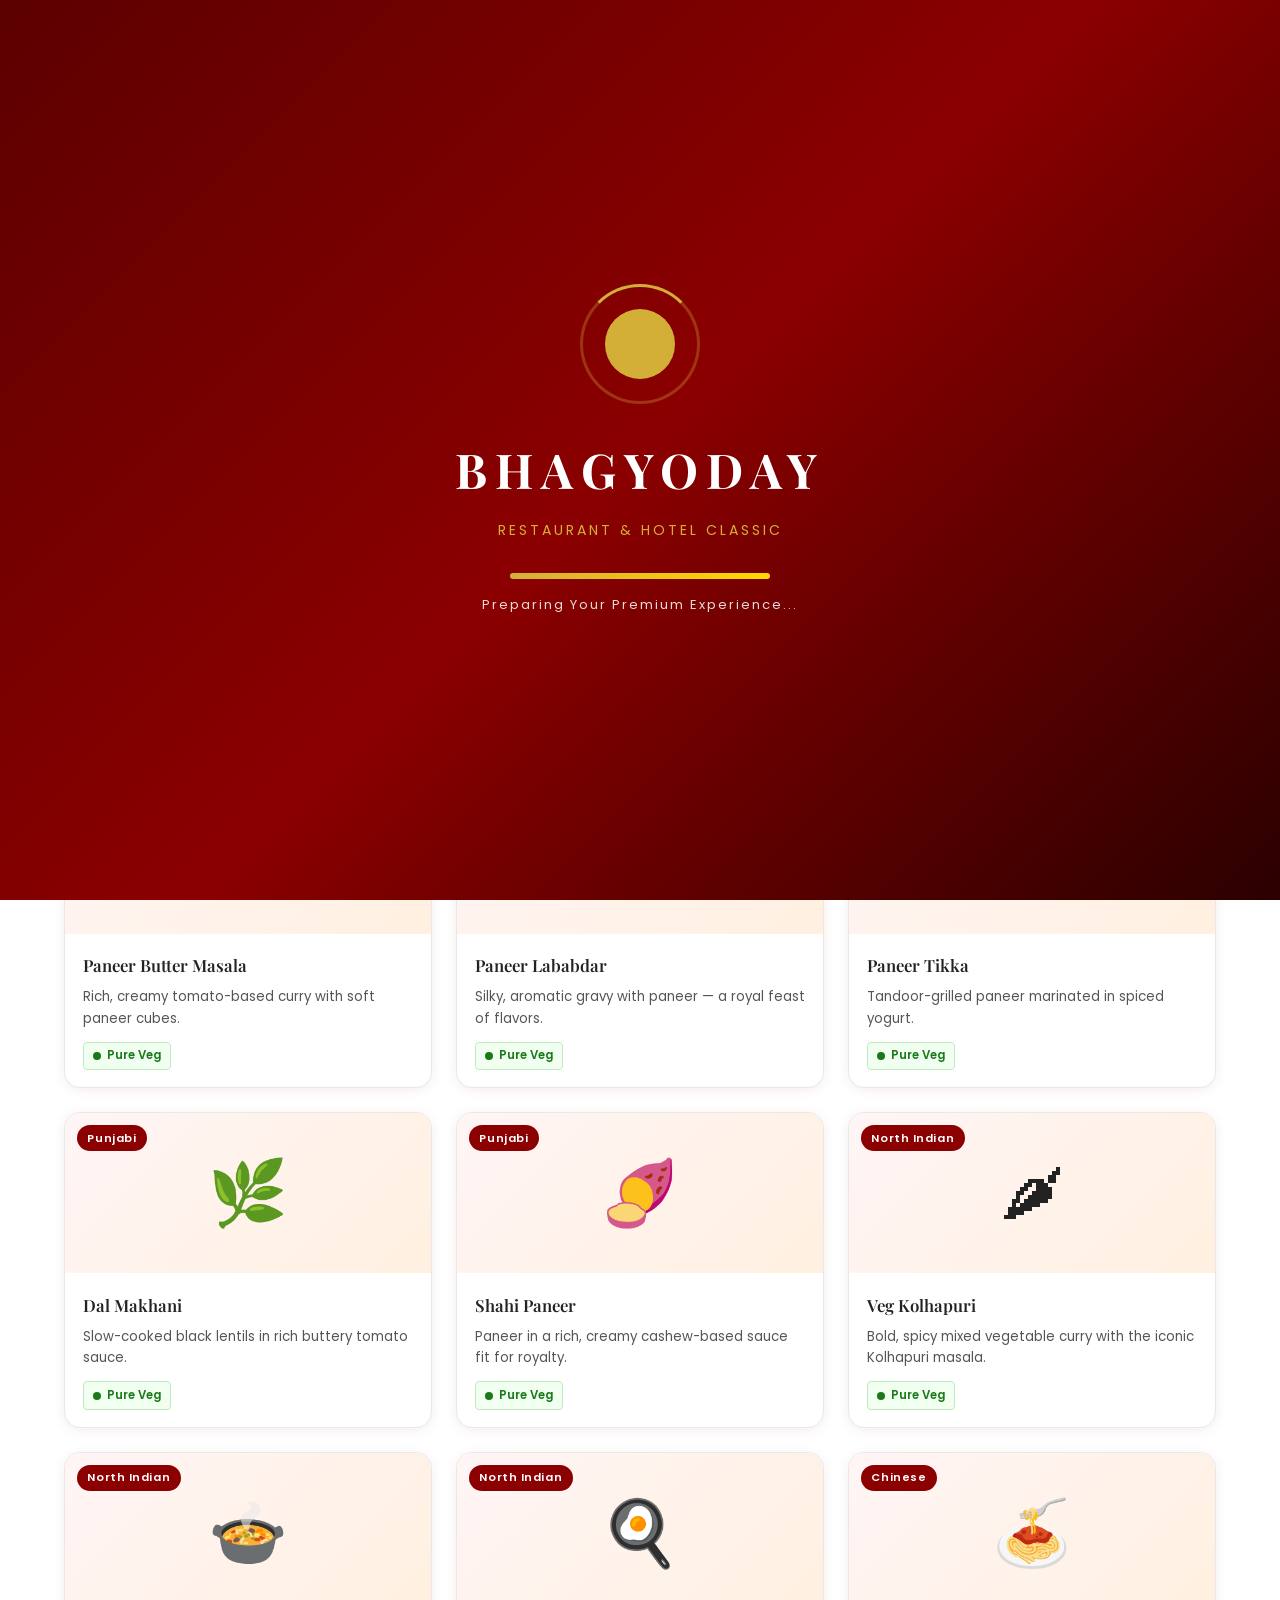
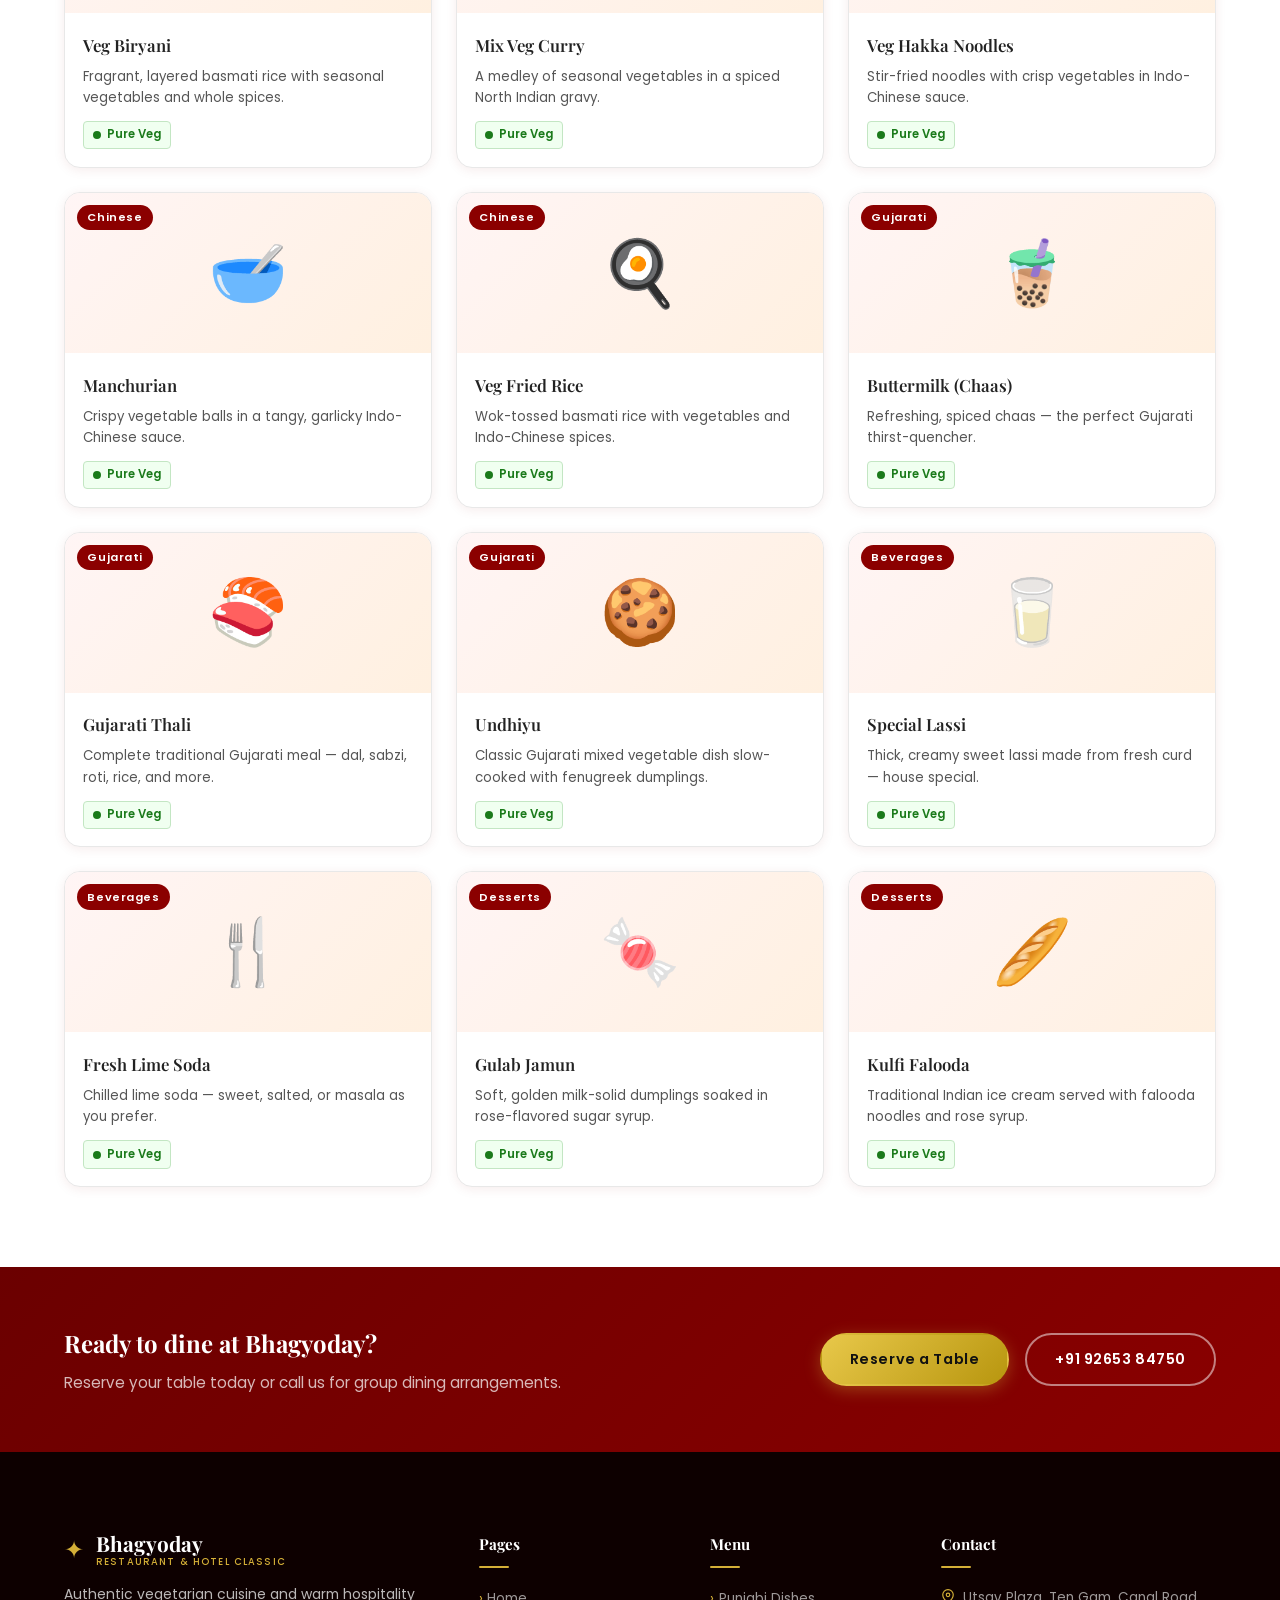
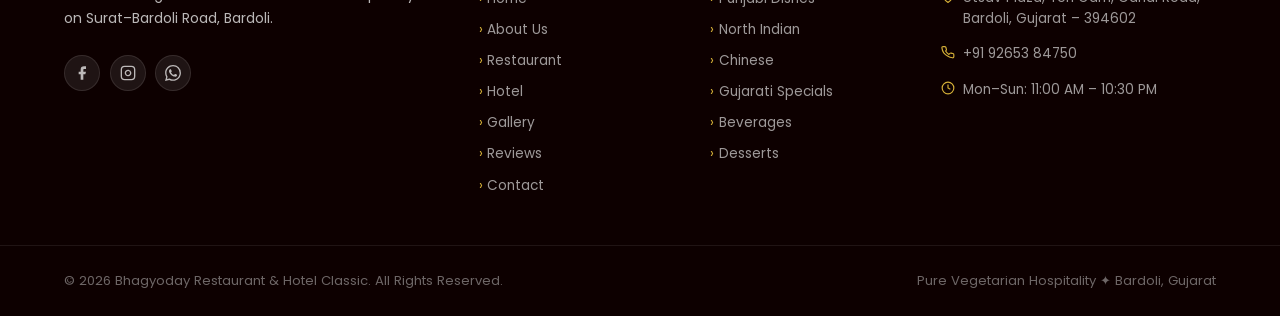
<file: restaurant.html>
<!DOCTYPE html>
<html lang="en">

<head>
  <meta charset="UTF-8" />
  <meta name="viewport" content="width=device-width, initial-scale=1.0" />
  <title>Restaurant | Bhagyoday Pure Vegetarian Dining, Bardoli</title>
  <meta name="description"
    content="Explore the pure vegetarian menu at Bhagyoday Restaurant — Punjabi, North Indian, Chinese, Gujarati, Beverages and more. Located on Surat–Bardoli Road, Bardoli." />
  <link rel="preconnect" href="https://fonts.googleapis.com" />
  <link rel="preconnect" href="https://fonts.gstatic.com" crossorigin />
  <link
    href="https://fonts.googleapis.com/css2?family=Playfair+Display:ital,wght@0,400;0,600;0,700;0,800;1,400&family=Poppins:wght@300;400;500;600;700&display=swap"
    rel="stylesheet" />
  <link rel="stylesheet" href="./css/style.css" />
</head>

<body data-page="restaurant">
  <div id="preloader">
    <div class="preloader-content">

      <div class="logo-circle">
        <div class="inner-circle"></div>
      </div>

      <h1 class="brand-name">BHAGYODAY</h1>

      <p class="brand-subtitle">
        Restaurant & Hotel Classic
      </p>

      <div class="loading-bar">
        <div class="loading-progress"></div>
      </div>

      <p class="loading-text">
        Preparing Your Premium Experience...
      </p>

    </div>
  </div>

  <header class="header scrolled-static" id="header">
    <div class="header-inner container">
      <a href="./index.html" class="logo"><span class="logo-icon">&#10022;</span>
        <div class="logo-text"><span class="logo-main">Bhagyoday</span><span class="logo-sub">Restaurant &amp; Hotel
            Classic</span></div>
      </a>
      <nav class="nav" id="nav">
        <ul class="nav-list">
          <li><a href="./index.html" class="nav-link" data-page="home">Home</a></li>
          <li><a href="./about.html" class="nav-link" data-page="about">About</a></li>
          <li><a href="./restaurant.html" class="nav-link" data-page="restaurant">Restaurant</a></li>
          <li><a href="./hotel.html" class="nav-link" data-page="hotel">Hotel</a></li>
          <li><a href="./gallery.html" class="nav-link" data-page="gallery">Gallery</a></li>
          <li><a href="./reviews.html" class="nav-link" data-page="reviews">Reviews</a></li>
          <li><a href="./contact.html" class="nav-link" data-page="contact">Contact</a></li>
        </ul>
      </nav>
      <button class="hamburger" id="hamburger" aria-label="Toggle menu"
        aria-expanded="false"><span></span><span></span><span></span></button>
    </div>
  </header>

  <div class="page-hero">
    <div class="page-hero-bg"></div>
    <div class="container page-hero-content">
      <div class="breadcrumb"><a href="./index.html">Home</a> <span>/</span> Restaurant</div>
      <h1>Pure Vegetarian <span class="gold">Dining</span></h1>
      <p>Authentic recipes, quality ingredients, and flavours from across India</p>
    </div>
  </div>

  <!-- RESTAURANT INTRO -->
  <section class="section">
    <div class="container">
      <div class="page-intro reveal">
        <div class="section-label">Our Restaurant</div>
        <h2 class="section-title">A <span class="gold">Culinary Journey</span> in Every Plate</h2>
        <div class="divider-line"></div>
        <p>Enjoy a wide variety of delicious vegetarian dishes prepared using quality ingredients and authentic recipes.
          From rich Punjabi gravies to light Gujarati thalis, every dish at Bhagyoday is a celebration of India's
          diverse vegetarian cuisine.</p>
      </div>
    </div>
  </section>

  <!-- MENU SECTION -->
  <section class="section restaurant-section" style="padding-top:0;">
    <div class="container">
      <div class="menu-categories reveal">
        <button class="cat-btn active" data-cat="all">All Items</button>
        <button class="cat-btn" data-cat="punjabi">Punjabi</button>
        <button class="cat-btn" data-cat="northindian">North Indian</button>
        <button class="cat-btn" data-cat="chinese">Chinese</button>
        <button class="cat-btn" data-cat="gujarati">Gujarati</button>
        <button class="cat-btn" data-cat="beverages">Beverages</button>
        <button class="cat-btn" data-cat="desserts">Desserts</button>
      </div>
      <div class="dishes-grid" id="dishesGrid">
        <div class="dish-card reveal" data-cat="punjabi">
          <div class="dish-img">
            <div class="dish-emoji-wrap">&#129382;</div>
            <div class="dish-tag">Punjabi</div>
          </div>
          <div class="dish-body">
            <h4>Paneer Butter Masala</h4>
            <p>Rich, creamy tomato-based curry with soft paneer cubes.</p><span class="veg-badge"><span
                class="veg-dot"></span>Pure Veg</span>
          </div>
        </div>
        <div class="dish-card reveal" data-cat="punjabi">
          <div class="dish-img">
            <div class="dish-emoji-wrap">&#127859;</div>
            <div class="dish-tag">Punjabi</div>
          </div>
          <div class="dish-body">
            <h4>Paneer Lababdar</h4>
            <p>Silky, aromatic gravy with paneer — a royal feast of flavors.</p><span class="veg-badge"><span
                class="veg-dot"></span>Pure Veg</span>
          </div>
        </div>
        <div class="dish-card reveal" data-cat="punjabi">
          <div class="dish-img">
            <div class="dish-emoji-wrap">&#128293;</div>
            <div class="dish-tag">Punjabi</div>
          </div>
          <div class="dish-body">
            <h4>Paneer Tikka</h4>
            <p>Tandoor-grilled paneer marinated in spiced yogurt.</p><span class="veg-badge"><span
                class="veg-dot"></span>Pure Veg</span>
          </div>
        </div>
        <div class="dish-card reveal" data-cat="punjabi">
          <div class="dish-img">
            <div class="dish-emoji-wrap">&#127807;</div>
            <div class="dish-tag">Punjabi</div>
          </div>
          <div class="dish-body">
            <h4>Dal Makhani</h4>
            <p>Slow-cooked black lentils in rich buttery tomato sauce.</p><span class="veg-badge"><span
                class="veg-dot"></span>Pure Veg</span>
          </div>
        </div>
        <div class="dish-card reveal" data-cat="punjabi">
          <div class="dish-img">
            <div class="dish-emoji-wrap">&#127840;</div>
            <div class="dish-tag">Punjabi</div>
          </div>
          <div class="dish-body">
            <h4>Shahi Paneer</h4>
            <p>Paneer in a rich, creamy cashew-based sauce fit for royalty.</p><span class="veg-badge"><span
                class="veg-dot"></span>Pure Veg</span>
          </div>
        </div>
        <div class="dish-card reveal" data-cat="northindian">
          <div class="dish-img">
            <div class="dish-emoji-wrap">&#127798;</div>
            <div class="dish-tag">North Indian</div>
          </div>
          <div class="dish-body">
            <h4>Veg Kolhapuri</h4>
            <p>Bold, spicy mixed vegetable curry with the iconic Kolhapuri masala.</p><span class="veg-badge"><span
                class="veg-dot"></span>Pure Veg</span>
          </div>
        </div>
        <div class="dish-card reveal" data-cat="northindian">
          <div class="dish-img">
            <div class="dish-emoji-wrap">&#127858;</div>
            <div class="dish-tag">North Indian</div>
          </div>
          <div class="dish-body">
            <h4>Veg Biryani</h4>
            <p>Fragrant, layered basmati rice with seasonal vegetables and whole spices.</p><span
              class="veg-badge"><span class="veg-dot"></span>Pure Veg</span>
          </div>
        </div>
        <div class="dish-card reveal" data-cat="northindian">
          <div class="dish-img">
            <div class="dish-emoji-wrap">&#127859;</div>
            <div class="dish-tag">North Indian</div>
          </div>
          <div class="dish-body">
            <h4>Mix Veg Curry</h4>
            <p>A medley of seasonal vegetables in a spiced North Indian gravy.</p><span class="veg-badge"><span
                class="veg-dot"></span>Pure Veg</span>
          </div>
        </div>
        <div class="dish-card reveal" data-cat="chinese">
          <div class="dish-img">
            <div class="dish-emoji-wrap">&#127837;</div>
            <div class="dish-tag">Chinese</div>
          </div>
          <div class="dish-body">
            <h4>Veg Hakka Noodles</h4>
            <p>Stir-fried noodles with crisp vegetables in Indo-Chinese sauce.</p><span class="veg-badge"><span
                class="veg-dot"></span>Pure Veg</span>
          </div>
        </div>
        <div class="dish-card reveal" data-cat="chinese">
          <div class="dish-img">
            <div class="dish-emoji-wrap">&#129379;</div>
            <div class="dish-tag">Chinese</div>
          </div>
          <div class="dish-body">
            <h4>Manchurian</h4>
            <p>Crispy vegetable balls in a tangy, garlicky Indo-Chinese sauce.</p><span class="veg-badge"><span
                class="veg-dot"></span>Pure Veg</span>
          </div>
        </div>
        <div class="dish-card reveal" data-cat="chinese">
          <div class="dish-img">
            <div class="dish-emoji-wrap">&#127859;</div>
            <div class="dish-tag">Chinese</div>
          </div>
          <div class="dish-body">
            <h4>Veg Fried Rice</h4>
            <p>Wok-tossed basmati rice with vegetables and Indo-Chinese spices.</p><span class="veg-badge"><span
                class="veg-dot"></span>Pure Veg</span>
          </div>
        </div>
        <div class="dish-card reveal" data-cat="gujarati">
          <div class="dish-img">
            <div class="dish-emoji-wrap">&#129483;</div>
            <div class="dish-tag">Gujarati</div>
          </div>
          <div class="dish-body">
            <h4>Buttermilk (Chaas)</h4>
            <p>Refreshing, spiced chaas — the perfect Gujarati thirst-quencher.</p><span class="veg-badge"><span
                class="veg-dot"></span>Pure Veg</span>
          </div>
        </div>
        <div class="dish-card reveal" data-cat="gujarati">
          <div class="dish-img">
            <div class="dish-emoji-wrap">&#127843;</div>
            <div class="dish-tag">Gujarati</div>
          </div>
          <div class="dish-body">
            <h4>Gujarati Thali</h4>
            <p>Complete traditional Gujarati meal — dal, sabzi, roti, rice, and more.</p><span class="veg-badge"><span
                class="veg-dot"></span>Pure Veg</span>
          </div>
        </div>
        <div class="dish-card reveal" data-cat="gujarati">
          <div class="dish-img">
            <div class="dish-emoji-wrap">&#127850;</div>
            <div class="dish-tag">Gujarati</div>
          </div>
          <div class="dish-body">
            <h4>Undhiyu</h4>
            <p>Classic Gujarati mixed vegetable dish slow-cooked with fenugreek dumplings.</p><span
              class="veg-badge"><span class="veg-dot"></span>Pure Veg</span>
          </div>
        </div>
        <div class="dish-card reveal" data-cat="beverages">
          <div class="dish-img">
            <div class="dish-emoji-wrap">&#129371;</div>
            <div class="dish-tag">Beverages</div>
          </div>
          <div class="dish-body">
            <h4>Special Lassi</h4>
            <p>Thick, creamy sweet lassi made from fresh curd — house special.</p><span class="veg-badge"><span
                class="veg-dot"></span>Pure Veg</span>
          </div>
        </div>
        <div class="dish-card reveal" data-cat="beverages">
          <div class="dish-img">
            <div class="dish-emoji-wrap">&#127860;</div>
            <div class="dish-tag">Beverages</div>
          </div>
          <div class="dish-body">
            <h4>Fresh Lime Soda</h4>
            <p>Chilled lime soda — sweet, salted, or masala as you prefer.</p><span class="veg-badge"><span
                class="veg-dot"></span>Pure Veg</span>
          </div>
        </div>
        <div class="dish-card reveal" data-cat="desserts">
          <div class="dish-img">
            <div class="dish-emoji-wrap">&#127852;</div>
            <div class="dish-tag">Desserts</div>
          </div>
          <div class="dish-body">
            <h4>Gulab Jamun</h4>
            <p>Soft, golden milk-solid dumplings soaked in rose-flavored sugar syrup.</p><span class="veg-badge"><span
                class="veg-dot"></span>Pure Veg</span>
          </div>
        </div>
        <div class="dish-card reveal" data-cat="desserts">
          <div class="dish-img">
            <div class="dish-emoji-wrap">&#129366;</div>
            <div class="dish-tag">Desserts</div>
          </div>
          <div class="dish-body">
            <h4>Kulfi Falooda</h4>
            <p>Traditional Indian ice cream served with falooda noodles and rose syrup.</p><span class="veg-badge"><span
                class="veg-dot"></span>Pure Veg</span>
          </div>
        </div>
      </div>
    </div>
  </section>

  <section class="cta-strip">
    <div class="container cta-inner">
      <div class="cta-text">
        <h3>Ready to dine at Bhagyoday?</h3>
        <p>Reserve your table today or call us for group dining arrangements.</p>
      </div>
      <div class="cta-btns"><a href="./contact.html#reservation" class="btn btn-gold">Reserve a Table</a><a
          href="tel:+919265384750" class="btn btn-outline-dark">+91 92653 84750</a></div>
    </div>
  </section>

  <footer class="footer">
    <div class="footer-top">
      <div class="container footer-grid">
        <div class="footer-brand">
          <a href="./index.html" class="footer-logo"><span class="logo-icon">&#10022;</span>
            <div class="logo-text"><span class="logo-main">Bhagyoday</span><span class="logo-sub">Restaurant &amp; Hotel
                Classic</span></div>
          </a>
          <p>Authentic vegetarian cuisine and warm hospitality on Surat&ndash;Bardoli Road, Bardoli.</p>
          <div class="footer-social"><a href="#" class="soc-icon" aria-label="Facebook"><svg width="16" height="16"
                viewBox="0 0 24 24" fill="currentColor">
                <path d="M18 2h-3a5 5 0 0 0-5 5v3H7v4h3v8h4v-8h3l1-4h-4V7a1 1 0 0 1 1-1h3z" />
              </svg></a><a href="#" class="soc-icon" aria-label="Instagram"><svg width="16" height="16"
                viewBox="0 0 24 24" fill="none" stroke="currentColor" stroke-width="2">
                <rect x="2" y="2" width="20" height="20" rx="5" />
                <path d="M16 11.37A4 4 0 1 1 12.63 8 4 4 0 0 1 16 11.37z" />
                <line x1="17.5" y1="6.5" x2="17.51" y2="6.5" />
              </svg></a><a href="https://wa.me/919265384750" target="_blank" rel="noopener" class="soc-icon"
              aria-label="WhatsApp"><svg width="16" height="16" viewBox="0 0 24 24" fill="currentColor">
                <path
                  d="M17.472 14.382c-.297-.149-1.758-.867-2.03-.967-.273-.099-.471-.148-.67.15-.197.297-.767.966-.94 1.164-.173.199-.347.223-.644.075-.297-.15-1.255-.463-2.39-1.475-.883-.788-1.48-1.761-1.653-2.059-.173-.297-.018-.458.13-.606.134-.133.298-.347.446-.52.149-.174.198-.298.298-.497.099-.198.05-.371-.025-.52-.075-.149-.669-1.612-.916-2.207-.242-.579-.487-.5-.669-.51-.173-.008-.371-.01-.57-.01-.198 0-.52.074-.792.372-.272.297-1.04 1.016-1.04 2.479 0 1.462 1.065 2.875 1.213 3.074.149.198 2.096 3.2 5.077 4.487.709.306 1.262.489 1.694.625.712.227 1.36.195 1.871.118.571-.085 1.758-.719 2.006-1.413.248-.694.248-1.289.173-1.413-.074-.124-.272-.198-.57-.347m-5.421 7.403h-.004a9.87 9.87 0 01-5.031-1.378l-.361-.214-3.741.982.998-3.648-.235-.374a9.86 9.86 0 01-1.51-5.26c.001-5.45 4.436-9.884 9.888-9.884 2.64 0 5.122 1.03 6.988 2.898a9.825 9.825 0 012.893 6.994c-.003 5.45-4.437 9.884-9.885 9.884m8.413-18.297A11.815 11.815 0 0012.05 0C5.495 0 .16 5.335.157 11.892c0 2.096.547 4.142 1.588 5.945L.057 24l6.305-1.654a11.882 11.882 0 005.683 1.448h.005c6.554 0 11.89-5.335 11.893-11.893a11.821 11.821 0 00-3.48-8.413z" />
              </svg></a></div>
        </div>
        <div class="footer-col">
          <h4>Pages</h4>
          <ul>
            <li><a href="./index.html">Home</a></li>
            <li><a href="./about.html">About Us</a></li>
            <li><a href="./restaurant.html">Restaurant</a></li>
            <li><a href="./hotel.html">Hotel</a></li>
            <li><a href="./gallery.html">Gallery</a></li>
            <li><a href="./reviews.html">Reviews</a></li>
            <li><a href="./contact.html">Contact</a></li>
          </ul>
        </div>
        <div class="footer-col">
          <h4>Menu</h4>
          <ul>
            <li><a href="./restaurant.html">Punjabi Dishes</a></li>
            <li><a href="./restaurant.html">North Indian</a></li>
            <li><a href="./restaurant.html">Chinese</a></li>
            <li><a href="./restaurant.html">Gujarati Specials</a></li>
            <li><a href="./restaurant.html">Beverages</a></li>
            <li><a href="./restaurant.html">Desserts</a></li>
          </ul>
        </div>
        <div class="footer-col">
          <h4>Contact</h4>
          <div class="footer-ct">
            <p><svg width="14" height="14" viewBox="0 0 24 24" fill="none" stroke="currentColor" stroke-width="2">
                <path d="M21 10c0 7-9 13-9 13s-9-6-9-13a9 9 0 0 1 18 0z" />
                <circle cx="12" cy="10" r="3" />
              </svg> Utsav Plaza, Ten Gam, Canal Road, Bardoli, Gujarat &ndash; 394602</p>
            <p><svg width="14" height="14" viewBox="0 0 24 24" fill="none" stroke="currentColor" stroke-width="2">
                <path
                  d="M22 16.92v3a2 2 0 0 1-2.18 2 19.79 19.79 0 0 1-8.63-3.07A19.5 19.5 0 0 1 4.69 13.5 19.79 19.79 0 0 1 1.57 4.9 2 2 0 0 1 3.54 2.72h3a2 2 0 0 1 2 1.72c.127.96.361 1.903.7 2.81a2 2 0 0 1-.45 2.11L7.91 10.4a16 16 0 0 0 5.69 5.69l1.76-1.76a2 2 0 0 1 2.11-.45c.907.339 1.85.573 2.81.7a2 2 0 0 1 1.72 2.04z" />
              </svg> +91 92653 84750</p>
            <p><svg width="14" height="14" viewBox="0 0 24 24" fill="none" stroke="currentColor" stroke-width="2">
                <circle cx="12" cy="12" r="10" />
                <polyline points="12 6 12 12 16 14" />
              </svg> Mon&ndash;Sun: 11:00 AM &ndash; 10:30 PM</p>
          </div>
        </div>
      </div>
    </div>
    <div class="footer-bottom">
      <div class="container footer-bottom-inner">
        <p>&copy; 2026 Bhagyoday Restaurant &amp; Hotel Classic. All Rights Reserved.</p>
        <p>Pure Vegetarian Hospitality &#10022; Bardoli, Gujarat</p>
      </div>
    </div>
  </footer>
  <button class="back-to-top" id="backToTop" aria-label="Back to top"><svg width="20" height="20" viewBox="0 0 24 24"
      fill="none" stroke="currentColor" stroke-width="2.5">
      <polyline points="18 15 12 9 6 15" />
    </svg></button>
  <script src="./js/script.js"></script>
</body>

</html>
</file>
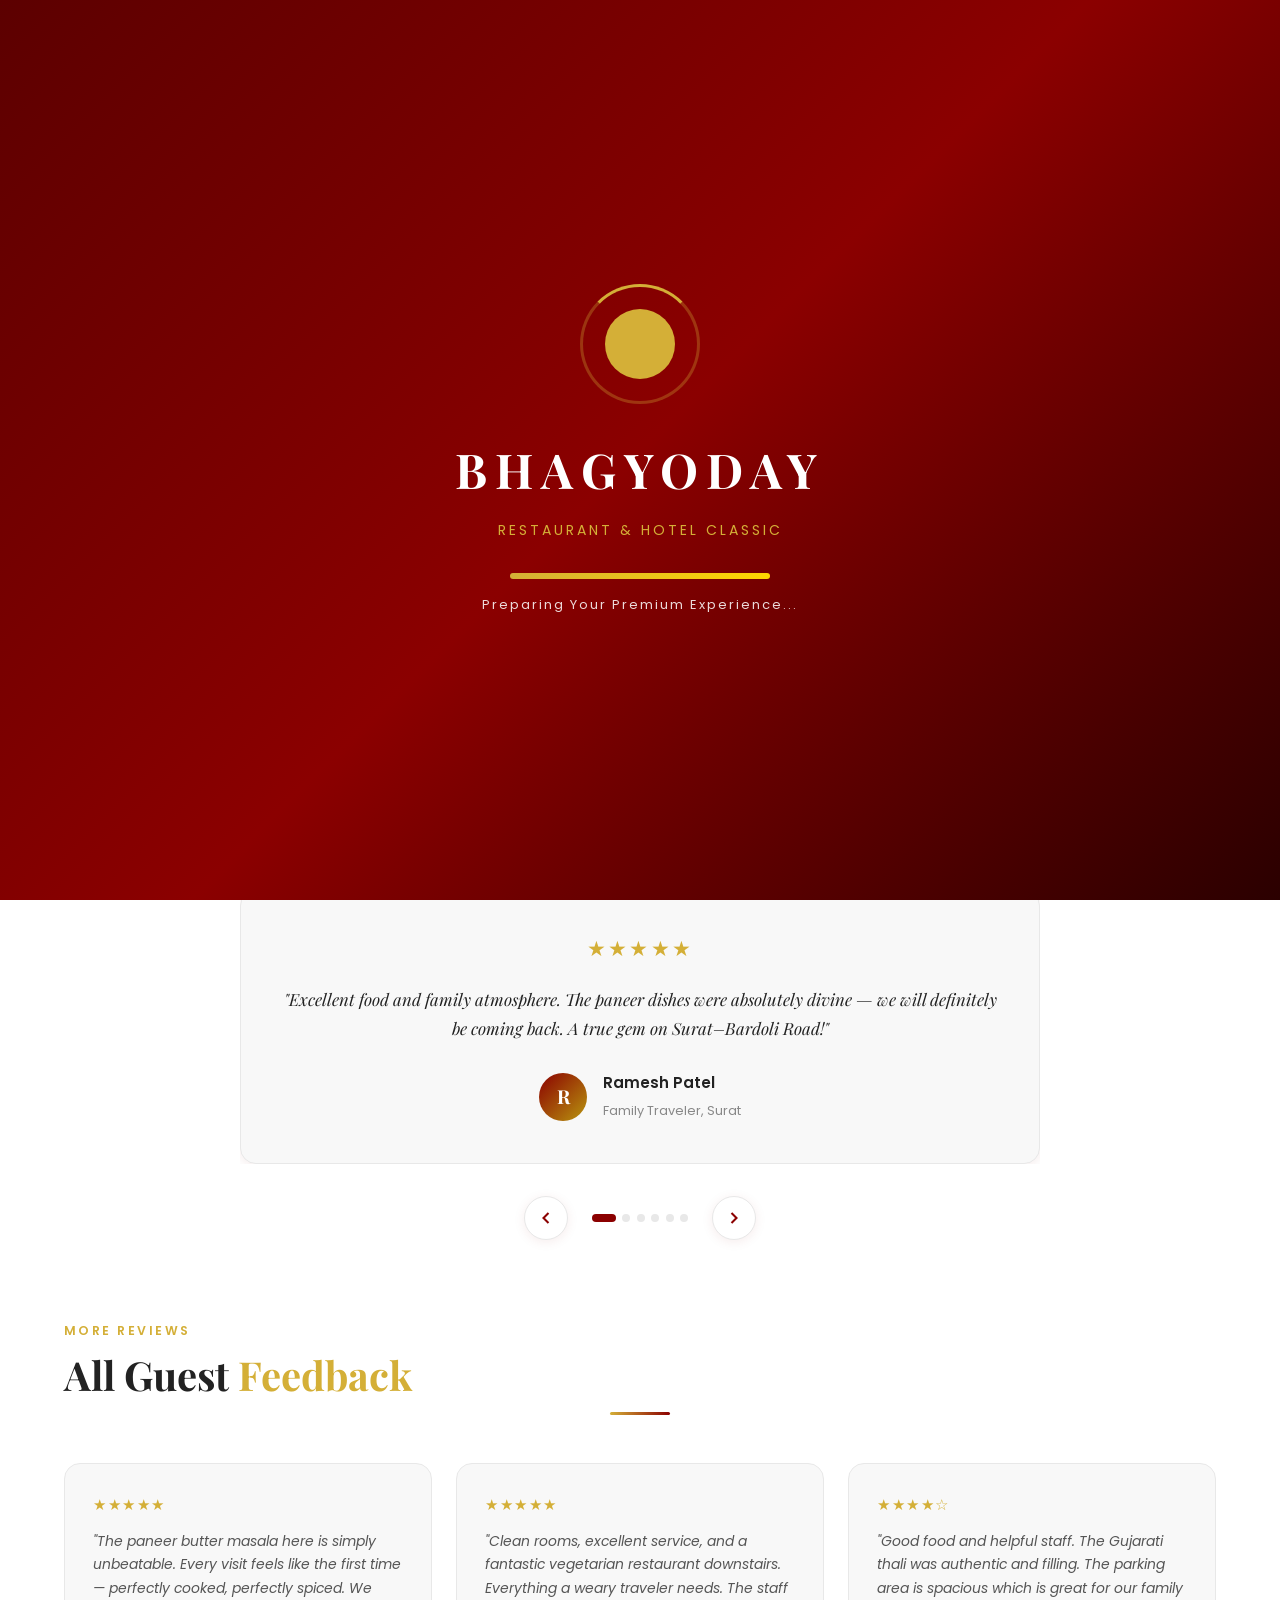
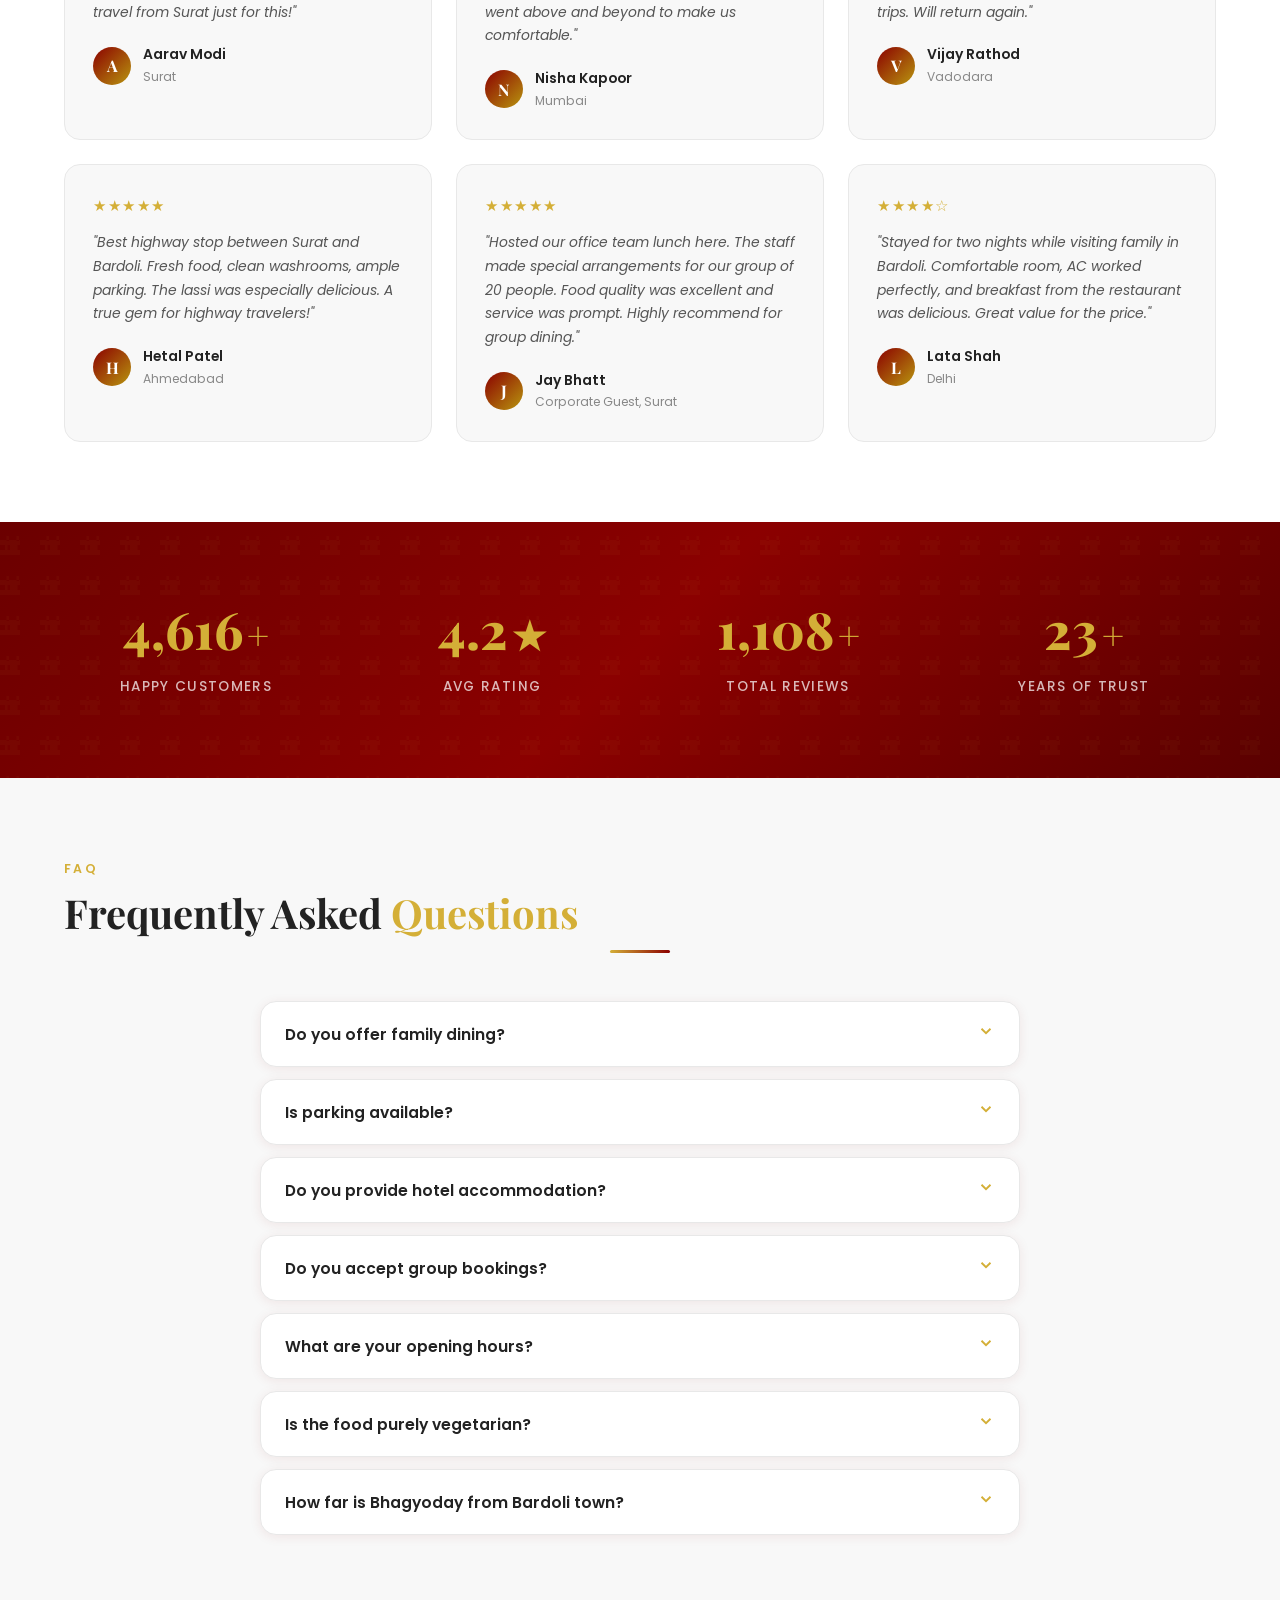
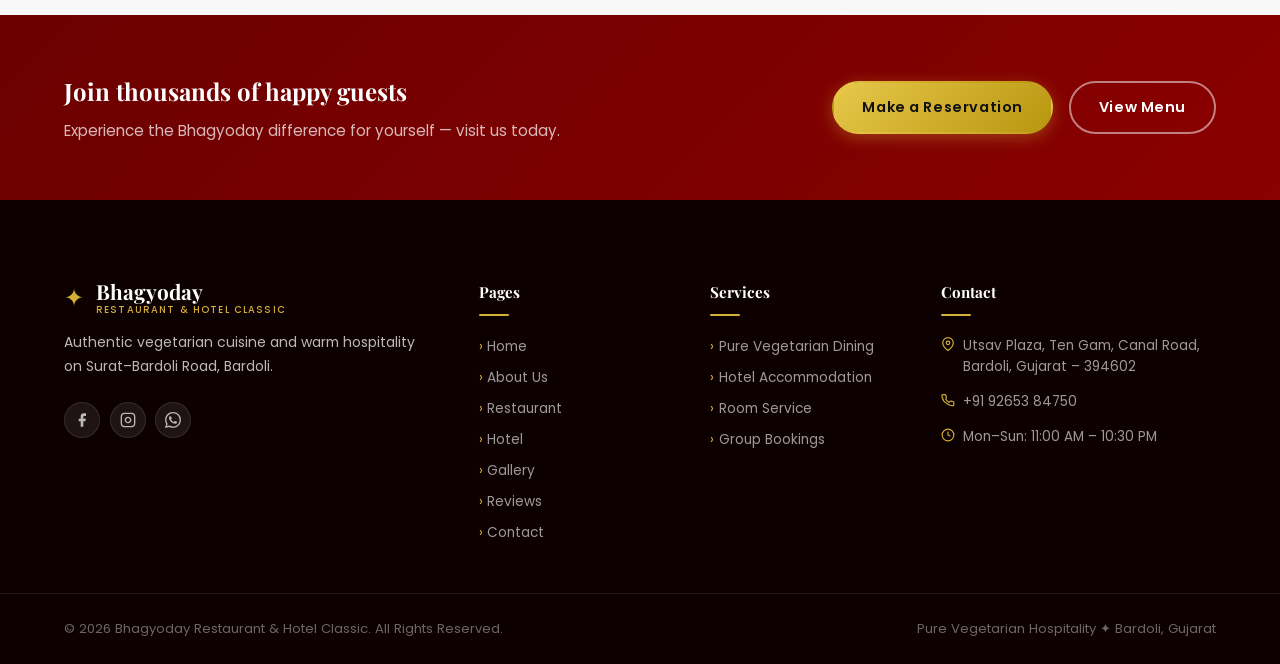
<file: reviews.html>
<!DOCTYPE html>
<html lang="en">

<head>
  <meta charset="UTF-8" />
  <meta name="viewport" content="width=device-width, initial-scale=1.0" />
  <title>Reviews &amp; FAQ | Bhagyoday Restaurant &amp; Hotel Classic, Bardoli</title>
  <meta name="description"
    content="Read guest reviews and testimonials for Bhagyoday Restaurant &amp; Hotel Classic, Bardoli. Frequently asked questions about dining, accommodation, parking, and bookings." />
  <link rel="preconnect" href="https://fonts.googleapis.com" />
  <link rel="preconnect" href="https://fonts.gstatic.com" crossorigin />
  <link
    href="https://fonts.googleapis.com/css2?family=Playfair+Display:ital,wght@0,400;0,600;0,700;0,800;1,400&family=Poppins:wght@300;400;500;600;700&display=swap"
    rel="stylesheet" />
  <link rel="stylesheet" href="./css/style.css" />
</head>

<body data-page="reviews">
  <div id="preloader">
    <div class="preloader-content">

      <div class="logo-circle">
        <div class="inner-circle"></div>
      </div>

      <h1 class="brand-name">BHAGYODAY</h1>

      <p class="brand-subtitle">
        Restaurant & Hotel Classic
      </p>

      <div class="loading-bar">
        <div class="loading-progress"></div>
      </div>

      <p class="loading-text">
        Preparing Your Premium Experience...
      </p>

    </div>
  </div>

  <header class="header scrolled-static" id="header">
    <div class="header-inner container">
      <a href="./index.html" class="logo"><span class="logo-icon">&#10022;</span>
        <div class="logo-text"><span class="logo-main">Bhagyoday</span><span class="logo-sub">Restaurant &amp; Hotel
            Classic</span></div>
      </a>
      <nav class="nav" id="nav">
        <ul class="nav-list">
          <li><a href="./index.html" class="nav-link" data-page="home">Home</a></li>
          <li><a href="./about.html" class="nav-link" data-page="about">About</a></li>
          <li><a href="./restaurant.html" class="nav-link" data-page="restaurant">Restaurant</a></li>
          <li><a href="./hotel.html" class="nav-link" data-page="hotel">Hotel</a></li>
          <li><a href="./gallery.html" class="nav-link" data-page="gallery">Gallery</a></li>
          <li><a href="./reviews.html" class="nav-link" data-page="reviews">Reviews</a></li>
          <li><a href="./contact.html" class="nav-link" data-page="contact">Contact</a></li>
        </ul>
      </nav>
      <button class="hamburger" id="hamburger" aria-label="Toggle menu"
        aria-expanded="false"><span></span><span></span><span></span></button>
    </div>
  </header>

  <div class="page-hero">
    <div class="page-hero-bg"></div>
    <div class="container page-hero-content">
      <div class="breadcrumb"><a href="./index.html">Home</a> <span>/</span> Reviews</div>
      <h1>What Our Guests <span class="gold">Say</span></h1>
      <p>Real experiences from families, travelers, and regulars who love Bhagyoday</p>
    </div>
  </div>

  <!-- RATING OVERVIEW -->
  <section class="section">
    <div class="container">
      <div class="rating-overview reveal">
        <div class="rating-big">
          <div class="rating-num">4.5</div>
          <div class="rating-stars">&#9733;&#9733;&#9733;&#9733;&#9734;</div>
          <div class="rating-label">Overall Rating</div>
        </div>
        <div class="rating-bars">
          <div class="rating-bar-row"><span>5 &#9733;</span>
            <div class="bar-track">
              <div class="bar-fill" style="width:72%"></div>
            </div><span>72%</span>
          </div>
          <div class="rating-bar-row"><span>4 &#9733;</span>
            <div class="bar-track">
              <div class="bar-fill" style="width:20%"></div>
            </div><span>20%</span>
          </div>
          <div class="rating-bar-row"><span>3 &#9733;</span>
            <div class="bar-track">
              <div class="bar-fill" style="width:6%"></div>
            </div><span>6%</span>
          </div>
          <div class="rating-bar-row"><span>2 &#9733;</span>
            <div class="bar-track">
              <div class="bar-fill" style="width:1%"></div>
            </div><span>1%</span>
          </div>
          <div class="rating-bar-row"><span>1 &#9733;</span>
            <div class="bar-track">
              <div class="bar-fill" style="width:1%"></div>
            </div><span>1%</span>
          </div>
        </div>
        <div class="rating-cats">
          <div class="rating-cat"><span class="rcat-label">Food Quality</span><span
              class="rcat-stars">&#9733;&#9733;&#9733;&#9733;&#9733;</span></div>
          <div class="rating-cat"><span class="rcat-label">Service</span><span
              class="rcat-stars">&#9733;&#9733;&#9733;&#9733;&#9734;</span></div>
          <div class="rating-cat"><span class="rcat-label">Cleanliness</span><span
              class="rcat-stars">&#9733;&#9733;&#9733;&#9733;&#9733;</span></div>
          <div class="rating-cat"><span class="rcat-label">Value</span><span
              class="rcat-stars">&#9733;&#9733;&#9733;&#9733;&#9734;</span></div>
          <div class="rating-cat"><span class="rcat-label">Location</span><span
              class="rcat-stars">&#9733;&#9733;&#9733;&#9733;&#9733;</span></div>
        </div>
      </div>
    </div>
  </section>

  <!-- REVIEWS SLIDER -->
  <section class="section reviews-section" style="padding-top:0;">
    <div class="container">
      <div class="section-header reveal">
        <div class="section-label">Guest Reviews</div>
        <h2 class="section-title">Testimonials from Our <span class="gold">Guests</span></h2>
        <div class="divider-line center"></div>
      </div>
      <div class="slider-wrap reveal">
        <div class="review-slider" id="reviewSlider">
          <div class="review-slide active">
            <div class="review-card">
              <div class="review-stars">&#9733;&#9733;&#9733;&#9733;&#9733;</div>
              <p class="review-text">"Excellent food and family atmosphere. The paneer dishes were absolutely divine —
                we will definitely be coming back. A true gem on Surat–Bardoli Road!"</p>
              <div class="reviewer">
                <div class="reviewer-av">R</div>
                <div><strong>Ramesh Patel</strong><span>Family Traveler, Surat</span></div>
              </div>
            </div>
          </div>
          <div class="review-slide">
            <div class="review-card">
              <div class="review-stars">&#9733;&#9733;&#9733;&#9733;&#9733;</div>
              <p class="review-text">"Comfortable stay and very friendly staff. The room was clean, and the restaurant
                food was superb. Great value for money. Highly recommended!"</p>
              <div class="reviewer">
                <div class="reviewer-av">P</div>
                <div><strong>Priya Shah</strong><span>Business Traveler, Ahmedabad</span></div>
              </div>
            </div>
          </div>
          <div class="review-slide">
            <div class="review-card">
              <div class="review-stars">&#9733;&#9733;&#9733;&#9733;&#9733;</div>
              <p class="review-text">"Great service and delicious vegetarian cuisine. The Gujarati thali was
                outstanding! We stopped here on our highway trip and were completely impressed."</p>
              <div class="reviewer">
                <div class="reviewer-av">S</div>
                <div><strong>Suresh Mehta</strong><span>Tourist, Mumbai</span></div>
              </div>
            </div>
          </div>
          <div class="review-slide">
            <div class="review-card">
              <div class="review-stars">&#9733;&#9733;&#9733;&#9733;&#9734;</div>
              <p class="review-text">"Perfect stop on Surat–Bardoli Road. The location is ideal, parking is easy, and
                the food quality is consistently excellent. We always stop here during our trips."</p>
              <div class="reviewer">
                <div class="reviewer-av">D</div>
                <div><strong>Dipika Desai</strong><span>Regular Guest, Bardoli</span></div>
              </div>
            </div>
          </div>
          <div class="review-slide">
            <div class="review-card">
              <div class="review-stars">&#9733;&#9733;&#9733;&#9733;&#9733;</div>
              <p class="review-text">"We held our family celebration dinner here and it was perfect. The staff were
                accommodating, the food was fresh, and the ambience was wonderful. Thank you Bhagyoday!"</p>
              <div class="reviewer">
                <div class="reviewer-av">M</div>
                <div><strong>Meena Trivedi</strong><span>Event Guest, Surat</span></div>
              </div>
            </div>
          </div>
          <div class="review-slide">
            <div class="review-card">
              <div class="review-stars">&#9733;&#9733;&#9733;&#9733;&#9733;</div>
              <p class="review-text">"Stopped here during a road trip from Surat to Pune. The dal makhani and naan were
                some of the best I've had. The place is clean, well-maintained, and very welcoming."</p>
              <div class="reviewer">
                <div class="reviewer-av">K</div>
                <div><strong>Kamal Joshi</strong><span>Highway Traveler</span></div>
              </div>
            </div>
          </div>
        </div>
        <div class="slider-controls">
          <button class="slider-btn" id="sliderPrev" aria-label="Previous"><svg width="20" height="20"
              viewBox="0 0 24 24" fill="none" stroke="currentColor" stroke-width="2.5">
              <polyline points="15 18 9 12 15 6" />
            </svg></button>
          <div class="slider-dots" id="sliderDots"></div>
          <button class="slider-btn" id="sliderNext" aria-label="Next"><svg width="20" height="20" viewBox="0 0 24 24"
              fill="none" stroke="currentColor" stroke-width="2.5">
              <polyline points="9 18 15 12 9 6" />
            </svg></button>
        </div>
      </div>
    </div>
  </section>

  <!-- ALL REVIEWS GRID -->
  <section class="section" style="padding-top:0;">
    <div class="container">
      <div class="section-header reveal">
        <div class="section-label">More Reviews</div>
        <h2 class="section-title">All Guest <span class="gold">Feedback</span></h2>
        <div class="divider-line center"></div>
      </div>
      <div class="reviews-grid">
        <div class="review-grid-card reveal">
          <div class="review-stars small">&#9733;&#9733;&#9733;&#9733;&#9733;</div>
          <p>"The paneer butter masala here is simply unbeatable. Every visit feels like the first time — perfectly
            cooked, perfectly spiced. We travel from Surat just for this!"</p>
          <div class="reviewer-mini">
            <div class="reviewer-av sm">A</div>
            <div><strong>Aarav Modi</strong><span>Surat</span></div>
          </div>
        </div>
        <div class="review-grid-card reveal">
          <div class="review-stars small">&#9733;&#9733;&#9733;&#9733;&#9733;</div>
          <p>"Clean rooms, excellent service, and a fantastic vegetarian restaurant downstairs. Everything a weary
            traveler needs. The staff went above and beyond to make us comfortable."</p>
          <div class="reviewer-mini">
            <div class="reviewer-av sm">N</div>
            <div><strong>Nisha Kapoor</strong><span>Mumbai</span></div>
          </div>
        </div>
        <div class="review-grid-card reveal">
          <div class="review-stars small">&#9733;&#9733;&#9733;&#9733;&#9734;</div>
          <p>"Good food and helpful staff. The Gujarati thali was authentic and filling. The parking area is spacious
            which is great for our family trips. Will return again."</p>
          <div class="reviewer-mini">
            <div class="reviewer-av sm">V</div>
            <div><strong>Vijay Rathod</strong><span>Vadodara</span></div>
          </div>
        </div>
        <div class="review-grid-card reveal">
          <div class="review-stars small">&#9733;&#9733;&#9733;&#9733;&#9733;</div>
          <p>"Best highway stop between Surat and Bardoli. Fresh food, clean washrooms, ample parking. The lassi was
            especially delicious. A true gem for highway travelers!"</p>
          <div class="reviewer-mini">
            <div class="reviewer-av sm">H</div>
            <div><strong>Hetal Patel</strong><span>Ahmedabad</span></div>
          </div>
        </div>
        <div class="review-grid-card reveal">
          <div class="review-stars small">&#9733;&#9733;&#9733;&#9733;&#9733;</div>
          <p>"Hosted our office team lunch here. The staff made special arrangements for our group of 20 people. Food
            quality was excellent and service was prompt. Highly recommend for group dining."</p>
          <div class="reviewer-mini">
            <div class="reviewer-av sm">J</div>
            <div><strong>Jay Bhatt</strong><span>Corporate Guest, Surat</span></div>
          </div>
        </div>
        <div class="review-grid-card reveal">
          <div class="review-stars small">&#9733;&#9733;&#9733;&#9733;&#9734;</div>
          <p>"Stayed for two nights while visiting family in Bardoli. Comfortable room, AC worked perfectly, and
            breakfast from the restaurant was delicious. Great value for the price."</p>
          <div class="reviewer-mini">
            <div class="reviewer-av sm">L</div>
            <div><strong>Lata Shah</strong><span>Delhi</span></div>
          </div>
        </div>
      </div>
    </div>
  </section>

  <!-- STATS -->
  <section class="stats-section">
    <div class="container">
      <div class="stats-grid">
        <div class="stat-item reveal">
          <div class="stat-num" data-target="5000">0</div>
          <div class="stat-suffix">+</div>
          <div class="stat-label">Happy Customers</div>
        </div>
        <div class="stat-item reveal">
          <div class="stat-num" data-target="45" data-decimal="true">0</div>
          <div class="stat-suffix">&#9733;</div>
          <div class="stat-label">Avg Rating</div>
        </div>
        <div class="stat-item reveal">
          <div class="stat-num" data-target="1200">0</div>
          <div class="stat-suffix">+</div>
          <div class="stat-label">Total Reviews</div>
        </div>
        <div class="stat-item reveal">
          <div class="stat-num" data-target="25">0</div>
          <div class="stat-suffix">+</div>
          <div class="stat-label">Years of Trust</div>
        </div>
      </div>
    </div>
  </section>

  <!-- FAQ -->
  <section class="section faq-section" id="faq">
    <div class="container">
      <div class="section-header reveal">
        <div class="section-label">FAQ</div>
        <h2 class="section-title">Frequently Asked <span class="gold">Questions</span></h2>
        <div class="divider-line center"></div>
      </div>
      <div class="faq-list reveal">
        <div class="faq-item"><button class="faq-q" aria-expanded="false">Do you offer family dining?<span
              class="faq-icon"><svg width="18" height="18" viewBox="0 0 24 24" fill="none" stroke="currentColor"
                stroke-width="2.5">
                <polyline points="6 9 12 15 18 9" />
              </svg></span></button>
          <div class="faq-a">
            <p>Yes! We have spacious family-friendly dining areas with separate seating for large families and groups.
              We can accommodate groups of all sizes and offer special group dining arrangements on request.</p>
          </div>
        </div>
        <div class="faq-item"><button class="faq-q" aria-expanded="false">Is parking available?<span
              class="faq-icon"><svg width="18" height="18" viewBox="0 0 24 24" fill="none" stroke="currentColor"
                stroke-width="2.5">
                <polyline points="6 9 12 15 18 9" />
              </svg></span></button>
          <div class="faq-a">
            <p>Yes, we have ample parking space for cars, motorcycles, and buses. Our secure parking area is
              conveniently located right at the property, making it easy for highway travelers to stop by.</p>
          </div>
        </div>
        <div class="faq-item"><button class="faq-q" aria-expanded="false">Do you provide hotel accommodation?<span
              class="faq-icon"><svg width="18" height="18" viewBox="0 0 24 24" fill="none" stroke="currentColor"
                stroke-width="2.5">
                <polyline points="6 9 12 15 18 9" />
              </svg></span></button>
          <div class="faq-a">
            <p>Yes, Bhagyoday Hotel Classic offers Standard, Deluxe, and Family Suite rooms. All rooms are
              air-conditioned with modern amenities. Hotel guests enjoy direct access to our restaurant and room
              service.</p>
          </div>
        </div>
        <div class="faq-item"><button class="faq-q" aria-expanded="false">Do you accept group bookings?<span
              class="faq-icon"><svg width="18" height="18" viewBox="0 0 24 24" fill="none" stroke="currentColor"
                stroke-width="2.5">
                <polyline points="6 9 12 15 18 9" />
              </svg></span></button>
          <div class="faq-a">
            <p>Absolutely! We welcome group bookings for family gatherings, business meetings, corporate events, and
              celebrations. Please call +91 92653 84750 in advance to make arrangements.</p>
          </div>
        </div>
        <div class="faq-item"><button class="faq-q" aria-expanded="false">What are your opening hours?<span
              class="faq-icon"><svg width="18" height="18" viewBox="0 0 24 24" fill="none" stroke="currentColor"
                stroke-width="2.5">
                <polyline points="6 9 12 15 18 9" />
              </svg></span></button>
          <div class="faq-a">
            <p>We are open 7 days a week, Monday to Sunday, from 11:00 AM to 10:30 PM. The hotel reception is available
              24 hours for hotel guests. Please call us for any special requirements outside these hours.</p>
          </div>
        </div>
        <div class="faq-item"><button class="faq-q" aria-expanded="false">Is the food purely vegetarian?<span
              class="faq-icon"><svg width="18" height="18" viewBox="0 0 24 24" fill="none" stroke="currentColor"
                stroke-width="2.5">
                <polyline points="6 9 12 15 18 9" />
              </svg></span></button>
          <div class="faq-a">
            <p>Yes, 100%. Bhagyoday is a pure vegetarian establishment. We do not serve any non-vegetarian food. Our
              kitchen strictly follows vegetarian practices and uses fresh, quality ingredients in all our dishes.</p>
          </div>
        </div>
        <div class="faq-item"><button class="faq-q" aria-expanded="false">How far is Bhagyoday from Bardoli town?<span
              class="faq-icon"><svg width="18" height="18" viewBox="0 0 24 24" fill="none" stroke="currentColor"
                stroke-width="2.5">
                <polyline points="6 9 12 15 18 9" />
              </svg></span></button>
          <div class="faq-a">
            <p>Bhagyoday is located on Surat–Bardoli Road at Utsav Plaza, Ten Gam, Canal Road — very close to the
              Bardoli town center. It is conveniently accessible from both Surat and Bardoli. Use Google Maps to get
              directions.</p>
          </div>
        </div>
      </div>
    </div>
  </section>

  <section class="cta-strip">
    <div class="container cta-inner">
      <div class="cta-text">
        <h3>Join thousands of happy guests</h3>
        <p>Experience the Bhagyoday difference for yourself — visit us today.</p>
      </div>
      <div class="cta-btns"><a href="./contact.html#reservation" class="btn btn-gold">Make a Reservation</a><a
          href="./restaurant.html" class="btn btn-outline-dark">View Menu</a></div>
    </div>
  </section>

  <footer class="footer">
    <div class="footer-top">
      <div class="container footer-grid">
        <div class="footer-brand"><a href="./index.html" class="footer-logo"><span class="logo-icon">&#10022;</span>
            <div class="logo-text"><span class="logo-main">Bhagyoday</span><span class="logo-sub">Restaurant &amp; Hotel
                Classic</span></div>
          </a>
          <p>Authentic vegetarian cuisine and warm hospitality on Surat&ndash;Bardoli Road, Bardoli.</p>
          <div class="footer-social"><a href="#" class="soc-icon" aria-label="Facebook"><svg width="16" height="16"
                viewBox="0 0 24 24" fill="currentColor">
                <path d="M18 2h-3a5 5 0 0 0-5 5v3H7v4h3v8h4v-8h3l1-4h-4V7a1 1 0 0 1 1-1h3z" />
              </svg></a><a href="#" class="soc-icon" aria-label="Instagram"><svg width="16" height="16"
                viewBox="0 0 24 24" fill="none" stroke="currentColor" stroke-width="2">
                <rect x="2" y="2" width="20" height="20" rx="5" />
                <path d="M16 11.37A4 4 0 1 1 12.63 8 4 4 0 0 1 16 11.37z" />
                <line x1="17.5" y1="6.5" x2="17.51" y2="6.5" />
              </svg></a><a href="https://wa.me/919265384750" target="_blank" rel="noopener" class="soc-icon"
              aria-label="WhatsApp"><svg width="16" height="16" viewBox="0 0 24 24" fill="currentColor">
                <path
                  d="M17.472 14.382c-.297-.149-1.758-.867-2.03-.967-.273-.099-.471-.148-.67.15-.197.297-.767.966-.94 1.164-.173.199-.347.223-.644.075-.297-.15-1.255-.463-2.39-1.475-.883-.788-1.48-1.761-1.653-2.059-.173-.297-.018-.458.13-.606.134-.133.298-.347.446-.52.149-.174.198-.298.298-.497.099-.198.05-.371-.025-.52-.075-.149-.669-1.612-.916-2.207-.242-.579-.487-.5-.669-.51-.173-.008-.371-.01-.57-.01-.198 0-.52.074-.792.372-.272.297-1.04 1.016-1.04 2.479 0 1.462 1.065 2.875 1.213 3.074.149.198 2.096 3.2 5.077 4.487.709.306 1.262.489 1.694.625.712.227 1.36.195 1.871.118.571-.085 1.758-.719 2.006-1.413.248-.694.248-1.289.173-1.413-.074-.124-.272-.198-.57-.347m-5.421 7.403h-.004a9.87 9.87 0 01-5.031-1.378l-.361-.214-3.741.982.998-3.648-.235-.374a9.86 9.86 0 01-1.51-5.26c.001-5.45 4.436-9.884 9.888-9.884 2.64 0 5.122 1.03 6.988 2.898a9.825 9.825 0 012.893 6.994c-.003 5.45-4.437 9.884-9.885 9.884m8.413-18.297A11.815 11.815 0 0012.05 0C5.495 0 .16 5.335.157 11.892c0 2.096.547 4.142 1.588 5.945L.057 24l6.305-1.654a11.882 11.882 0 005.683 1.448h.005c6.554 0 11.89-5.335 11.893-11.893a11.821 11.821 0 00-3.48-8.413z" />
              </svg></a></div>
        </div>
        <div class="footer-col">
          <h4>Pages</h4>
          <ul>
            <li><a href="./index.html">Home</a></li>
            <li><a href="./about.html">About Us</a></li>
            <li><a href="./restaurant.html">Restaurant</a></li>
            <li><a href="./hotel.html">Hotel</a></li>
            <li><a href="./gallery.html">Gallery</a></li>
            <li><a href="./reviews.html">Reviews</a></li>
            <li><a href="./contact.html">Contact</a></li>
          </ul>
        </div>
        <div class="footer-col">
          <h4>Services</h4>
          <ul>
            <li><a href="./restaurant.html">Pure Vegetarian Dining</a></li>
            <li><a href="./hotel.html">Hotel Accommodation</a></li>
            <li><a href="./hotel.html#facilities">Room Service</a></li>
            <li><a href="./contact.html#reservation">Group Bookings</a></li>
          </ul>
        </div>
        <div class="footer-col">
          <h4>Contact</h4>
          <div class="footer-ct">
            <p><svg width="14" height="14" viewBox="0 0 24 24" fill="none" stroke="currentColor" stroke-width="2">
                <path d="M21 10c0 7-9 13-9 13s-9-6-9-13a9 9 0 0 1 18 0z" />
                <circle cx="12" cy="10" r="3" />
              </svg> Utsav Plaza, Ten Gam, Canal Road, Bardoli, Gujarat &ndash; 394602</p>
            <p><svg width="14" height="14" viewBox="0 0 24 24" fill="none" stroke="currentColor" stroke-width="2">
                <path
                  d="M22 16.92v3a2 2 0 0 1-2.18 2 19.79 19.79 0 0 1-8.63-3.07A19.5 19.5 0 0 1 4.69 13.5 19.79 19.79 0 0 1 1.57 4.9 2 2 0 0 1 3.54 2.72h3a2 2 0 0 1 2 1.72c.127.96.361 1.903.7 2.81a2 2 0 0 1-.45 2.11L7.91 10.4a16 16 0 0 0 5.69 5.69l1.76-1.76a2 2 0 0 1 2.11-.45c.907.339 1.85.573 2.81.7a2 2 0 0 1 1.72 2.04z" />
              </svg> +91 92653 84750</p>
            <p><svg width="14" height="14" viewBox="0 0 24 24" fill="none" stroke="currentColor" stroke-width="2">
                <circle cx="12" cy="12" r="10" />
                <polyline points="12 6 12 12 16 14" />
              </svg> Mon&ndash;Sun: 11:00 AM &ndash; 10:30 PM</p>
          </div>
        </div>
      </div>
    </div>
    <div class="footer-bottom">
      <div class="container footer-bottom-inner">
        <p>&copy; 2026 Bhagyoday Restaurant &amp; Hotel Classic. All Rights Reserved.</p>
        <p>Pure Vegetarian Hospitality &#10022; Bardoli, Gujarat</p>
      </div>
    </div>
  </footer>
  <button class="back-to-top" id="backToTop" aria-label="Back to top"><svg width="20" height="20" viewBox="0 0 24 24"
      fill="none" stroke="currentColor" stroke-width="2.5">
      <polyline points="18 15 12 9 6 15" />
    </svg></button>
  <script src="./js/script.js"></script>
</body>

</html>
</file>
<file: css/style.css>
/* ========================================
   BHAGYODAY RESTAURANT & HOTEL CLASSIC
   Multi-Page Website — style.css
   ======================================== */

:root {
  --maroon: #8B0000;
  --maroon-dark: #6B0000;
  --maroon-light: #A00000;
  --gold: #D4AF37;
  --gold-dark: #B8960F;
  --gold-light: #E8C84A;
  --white: #FFFFFF;
  --off-white: #F8F8F8;
  --text: #222222;
  --text-light: #555555;
  --text-muted: #888888;
  --border: #E8E8E8;
  --green: #128C7E;
  --shadow-sm: 0 2px 12px rgba(139, 0, 0, 0.08);
  --shadow-md: 0 4px 24px rgba(139, 0, 0, 0.12);
  --shadow-lg: 0 8px 48px rgba(0, 0, 0, 0.14);
  --radius: 10px;
  --radius-lg: 16px;
  --transition: 0.3s ease;
  --font-heading: 'Playfair Display', Georgia, serif;
  --font-body: 'Poppins', Arial, sans-serif;
}

*,
*::before,
*::after {
  box-sizing: border-box;
  margin: 0;
  padding: 0;
}

html {
  scroll-behavior: smooth;
}

body {
  font-family: var(--font-body);
  color: var(--text);
  background: var(--white);
  line-height: 1.7;
  overflow-x: hidden;
}

body.menu-open {
  overflow: hidden;
}

img {
  max-width: 100%;
  display: block;
}

a {
  text-decoration: none;
  color: inherit;
}

ul {
  list-style: none;
}

button {
  font-family: var(--font-body);
  cursor: pointer;
  border: none;
  background: none;
}

input,
select,
textarea {
  font-family: var(--font-body);
  font-size: 0.95rem;
  width: 100%;
  padding: 0.75rem 1rem;
  border: 1.5px solid var(--border);
  border-radius: var(--radius);
  background: var(--white);
  color: var(--text);
  transition: border-color var(--transition), box-shadow var(--transition);
  outline: none;
}

input:focus,
select:focus,
textarea:focus {
  border-color: var(--gold);
  box-shadow: 0 0 0 3px rgba(212, 175, 55, 0.12);
}

textarea {
  resize: vertical;
}

.container {
  max-width: 1200px;
  margin: 0 auto;
  padding: 0 1.5rem;
}

.section {
  padding: 5rem 0;
}

.section-label {
  font-size: 0.78rem;
  font-weight: 600;
  letter-spacing: 0.2em;
  text-transform: uppercase;
  color: var(--gold);
  margin-bottom: 0.6rem;
}

.section-label.light {
  color: rgba(212, 175, 55, 0.85);
}

.section-title {
  font-family: var(--font-heading);
  font-size: clamp(1.8rem, 3.5vw, 2.5rem);
  font-weight: 700;
  color: var(--text);
  line-height: 1.2;
  margin-bottom: 0.8rem;
}

.section-title.white {
  color: var(--white);
}

.section-desc {
  color: var(--text-light);
  max-width: 600px;
  font-size: 1rem;
}

.section-header {
  margin-bottom: 3rem;
}

.divider-line {
  width: 60px;
  height: 3px;
  background: linear-gradient(90deg, var(--gold), var(--maroon));
  border-radius: 2px;
  margin-bottom: 1.2rem;
}

.divider-line.center {
  margin: 0 auto 1.5rem;
}

.gold {
  color: var(--gold);
}

/* Buttons */
.btn {
  display: inline-flex;
  align-items: center;
  gap: 0.5rem;
  padding: 0.75rem 1.75rem;
  border-radius: 50px;
  font-family: var(--font-body);
  font-size: 0.9rem;
  font-weight: 600;
  letter-spacing: 0.04em;
  cursor: pointer;
  transition: all var(--transition);
  border: 2px solid transparent;
  white-space: nowrap;
}

.btn-gold {
  background: linear-gradient(135deg, var(--gold-light), var(--gold-dark));
  color: #111;
  box-shadow: 0 4px 16px rgba(212, 175, 55, 0.35);
}

.btn-gold:hover {
  transform: translateY(-2px);
  box-shadow: 0 8px 24px rgba(212, 175, 55, 0.5);
}

.btn-maroon {
  background: linear-gradient(135deg, var(--maroon-light), var(--maroon-dark));
  color: var(--white);
  box-shadow: 0 4px 16px rgba(139, 0, 0, 0.3);
}

.btn-maroon:hover {
  transform: translateY(-2px);
  box-shadow: 0 8px 24px rgba(139, 0, 0, 0.45);
}

.btn-outline-light {
  background: transparent;
  color: var(--white);
  border-color: rgba(255, 255, 255, 0.7);
}

.btn-outline-light:hover {
  background: rgba(255, 255, 255, 0.15);
  transform: translateY(-2px);
}

.btn-outline-dark {
  background: transparent;
  color: var(--white);
  border-color: rgba(255, 255, 255, 0.5);
}

.btn-outline-dark:hover {
  background: rgba(255, 255, 255, 0.15);
  transform: translateY(-2px);
}

.btn-green {
  background: var(--green);
  color: var(--white);
}

.btn-green:hover {
  background: #0a6b60;
  transform: translateY(-2px);
}

.btn-sm {
  padding: 0.5rem 1.2rem;
  font-size: 0.84rem;
}

.btn-full {
  width: 100%;
  justify-content: center;
}

/* Scroll Reveal */
.reveal {
  opacity: 0;
  transform: translateY(36px);
  transition: opacity 0.65s ease, transform 0.65s ease;
}

.reveal.visible {
  opacity: 1;
  transform: translateY(0);
}

.reveal-hero {
  opacity: 0;
  transform: translateY(24px);
  transition: opacity 0.7s ease, transform 0.7s ease;
}

.reveal-hero.visible {
  opacity: 1;
  transform: translateY(0);
}

/* ========== HEADER ========== */
.header {
  position: fixed;
  top: 0;
  left: 0;
  right: 0;
  z-index: 1000;
  padding: 1.1rem 0;
  background: transparent;
  transition: background var(--transition), box-shadow var(--transition), padding var(--transition);
}

.header.scrolled,
.header.scrolled-static {
  background: rgba(109, 0, 0, 0.98);
  backdrop-filter: blur(12px);
  box-shadow: 0 2px 24px rgba(0, 0, 0, 0.2);
  padding: 0.7rem 0;
}

.header-inner {
  display: flex;
  align-items: center;
  justify-content: space-between;
}

.logo {
  display: flex;
  align-items: center;
  gap: 0.75rem;
}

.logo-icon {
  color: var(--gold);
  font-size: 1.5rem;
  line-height: 1;
  transition: transform 0.3s;
}

.logo:hover .logo-icon {
  transform: rotate(15deg) scale(1.1);
}

.logo-text {
  display: flex;
  flex-direction: column;
  line-height: 1.15;
}

.logo-main {
  font-family: var(--font-heading);
  font-size: 1.3rem;
  font-weight: 700;
  color: var(--white);
}

.logo-sub {
  font-size: 0.6rem;
  color: var(--gold);
  letter-spacing: 0.12em;
  text-transform: uppercase;
  font-weight: 500;
}

.nav {
  backdrop-filter: blur(15px);
}

.nav-list {
  display: flex;
  align-items: center;
  gap: 0.1rem;
}

.nav-link {
  font-size: 0.87rem;
  font-weight: 500;
  color: rgba(255, 255, 255, 0.85);
  padding: 0.4rem 0.8rem;
  border-radius: 50px;
  transition: all var(--transition);
  position: relative;
}

.nav-link::after {
  content: '';
  position: absolute;
  bottom: 0;
  left: 50%;
  right: 50%;
  height: 2px;
  background: var(--gold);
  border-radius: 2px;
  transition: left 0.3s, right 0.3s;
}

.nav-link:hover {
  color: #D4AF37;
  padding-left: 10px;
}

.nav-link:hover,
.nav-link.active {
  color: var(--white);
}

.nav-link:hover::after,
.nav-link.active::after {
  left: 15%;
  right: 15%;
}

.hamburger {
  display: none;
  flex-direction: column;
  gap: 5px;
  padding: 6px;
  z-index: 1100;
}

.hamburger span {
  display: block;
  width: 24px;
  height: 2px;
  background: var(--white);
  border-radius: 2px;
  transition: all var(--transition);
}

.hamburger.open span:nth-child(1) {
  transform: translateY(7px) rotate(45deg);
}

.hamburger.open span:nth-child(2) {
  opacity: 0;
}

.hamburger.open span:nth-child(3) {
  transform: translateY(-7px) rotate(-45deg);
}

/* ========== HERO (Home) ========== */
.hero {
  position: relative;
  min-height: 100vh;
  display: flex;
  align-items: center;
  overflow: hidden;
}

.hero-bg {
  position: absolute;
  inset: 0;
  background: linear-gradient(135deg, #1a0000 0%, #4a0000 40%, #8B0000 70%, #6B0000 100%);
}

.hero-bg::before {
  content: '';
  position: absolute;
  inset: 0;
  background-image: radial-gradient(ellipse at 20% 50%, rgba(212, 175, 55, 0.08) 0%, transparent 60%), radial-gradient(ellipse at 80% 20%, rgba(212, 175, 55, 0.06) 0%, transparent 50%);
}

.hero-bg::after {
  content: '';
  position: absolute;
  inset: 0;
  background-image: url("data:image/svg+xml,%3Csvg width='60' height='60' viewBox='0 0 60 60' xmlns='http://www.w3.org/2000/svg'%3E%3Cg fill='%23D4AF37' fill-opacity='0.03'%3E%3Cpath d='M36 34v-4h-2v4h-4v2h4v4h2v-4h4v-2h-4zm0-30V0h-2v4h-4v2h4v4h2V6h4V4h-4zM6 34v-4H4v4H0v2h4v4h2v-4h4v-2H6zM6 4V0H4v4H0v2h4v4h2V6h4V4H6z'/%3E%3C/g%3E%3C/svg%3E");
}

.hero-content {
  position: relative;
  z-index: 2;
  padding: 7rem 0 5rem;
  max-width: 740px;
}

.hero-badge {
  display: inline-block;
  background: rgba(212, 175, 55, 0.12);
  border: 1px solid rgba(212, 175, 55, 0.4);
  color: var(--gold);
  font-size: 0.76rem;
  font-weight: 600;
  letter-spacing: 0.2em;
  text-transform: uppercase;
  padding: 0.4rem 1.2rem;
  border-radius: 50px;
  margin-bottom: 1.5rem;
}

.hero-title {
  font-family: var(--font-heading);
  font-size: clamp(2.2rem, 5.5vw, 4rem);
  font-weight: 800;
  color: var(--white);
  line-height: 1.12;
  margin-bottom: 1.4rem;
  text-shadow: 0 2px 20px rgba(0, 0, 0, 0.3);
}

.hero-title-accent {
  background: linear-gradient(135deg, var(--gold-light), var(--gold));
  -webkit-background-clip: text;
  -webkit-text-fill-color: transparent;
  background-clip: text;
}

.hero-subtitle {
  font-size: clamp(0.95rem, 2vw, 1.1rem);
  color: rgba(255, 255, 255, 0.82);
  line-height: 1.8;
  margin-bottom: 2.5rem;
  font-weight: 300;
}

.hero-buttons {
  display: flex;
  flex-wrap: wrap;
  gap: 1rem;
  margin-bottom: 3rem;
}

.scroll-down {
  display: flex;
  align-items: center;
  justify-content: center;
  width: 44px;
  height: 44px;
  border: 1.5px solid rgba(255, 255, 255, 0.35);
  border-radius: 50%;
  color: var(--white);
  animation: bounceDown 2s infinite;
  transition: all var(--transition);
}

.scroll-down:hover {
  background: rgba(255, 255, 255, 0.1);
  border-color: var(--gold);
}

@keyframes bounceDown {

  0%,
  100% {
    transform: translateY(0);
  }

  50% {
    transform: translateY(8px);
  }
}

/* ========== PAGE HERO (inner pages) ========== */
.page-hero {
  position: relative;
  padding: 9rem 0 4rem;
  overflow: hidden;
}

.page-hero-bg {
  position: absolute;
  inset: 0;
  background: linear-gradient(135deg, #0d0000, var(--maroon-dark), #4a0000);
}

.page-hero-bg::before {
  content: '';
  position: absolute;
  inset: 0;
  background-image: url("data:image/svg+xml,%3Csvg width='60' height='60' viewBox='0 0 60 60' xmlns='http://www.w3.org/2000/svg'%3E%3Cg fill='%23D4AF37' fill-opacity='0.04'%3E%3Cpath d='M36 34v-4h-2v4h-4v2h4v4h2v-4h4v-2h-4zm0-30V0h-2v4h-4v2h4v4h2V6h4V4h-4zM6 34v-4H4v4H0v2h4v4h2v-4h4v-2H6zM6 4V0H4v4H0v2h4v4h2V6h4V4H6z'/%3E%3C/g%3E%3C/svg%3E");
}

.page-hero-content {
  position: relative;
  z-index: 1;
}

.page-hero-content h1 {
  font-family: var(--font-heading);
  font-size: clamp(2rem, 4vw, 3rem);
  font-weight: 800;
  color: var(--white);
  line-height: 1.2;
  margin-bottom: 0.75rem;
  margin-top: 0.5rem;
}

.page-hero-content p {
  color: rgba(255, 255, 255, 0.72);
  font-size: 1rem;
  font-weight: 300;
}

.breadcrumb {
  display: flex;
  align-items: center;
  gap: 0.5rem;
  font-size: 0.8rem;
  color: rgba(255, 255, 255, 0.55);
  margin-bottom: 0.5rem;
}

.breadcrumb a {
  color: var(--gold);
  transition: opacity 0.2s;
}

.breadcrumb a:hover {
  opacity: 0.8;
}

.breadcrumb span {
  color: rgba(255, 255, 255, 0.3);
}

/* ========== QUICK FEATURES (Home) ========== */
.quick-features {
  background: var(--off-white);
}

.qf-grid {
  display: grid;
  grid-template-columns: repeat(4, 1fr);
  gap: 1.5rem;
}

.qf-card {
  background: var(--white);
  border-radius: var(--radius-lg);
  padding: 2rem 1.5rem;
  border: 1px solid var(--border);
  box-shadow: var(--shadow-sm);
  transition: all var(--transition);
  display: flex;
  flex-direction: column;
  gap: 0.6rem;
}

.qf-card:hover {
  transform: translateY(-6px);
  box-shadow: var(--shadow-md);
  border-color: var(--gold);
}

.qf-icon {
  font-size: 2.5rem;
  display: block;
  transition: transform 0.3s;
}

.qf-card:hover .qf-icon {
  transform: scale(1.1) rotate(-5deg);
}

.qf-card h3 {
  font-family: var(--font-heading);
  font-size: 1.05rem;
  font-weight: 700;
  color: var(--maroon);
}

.qf-card p {
  font-size: 0.87rem;
  color: var(--text-light);
  flex: 1;
}

.qf-link {
  font-size: 0.82rem;
  font-weight: 600;
  color: var(--gold);
}

.qf-card:hover .qf-link {
  color: var(--maroon);
}

/* ========== WHY SECTION ========== */
.why-section {
  background: var(--white);
}

.why-grid {
  display: grid;
  grid-template-columns: repeat(5, 1fr);
  gap: 1.25rem;
}

.why-card {
  background: var(--off-white);
  border-radius: var(--radius-lg);
  padding: 2rem 1.25rem;
  text-align: center;
  border: 1px solid var(--border);
  transition: all var(--transition);
  box-shadow: var(--shadow-sm);
}

.why-card:hover {
  transform: translateY(-6px);
  box-shadow: var(--shadow-md);
  border-color: var(--gold);
  background: var(--white);
}

.why-icon {
  font-size: 2.2rem;
  margin-bottom: 0.85rem;
  display: block;
  transition: transform 0.3s;
}

.why-card:hover .why-icon {
  transform: scale(1.15);
}

.why-card h3 {
  font-family: var(--font-heading);
  font-size: 0.9rem;
  font-weight: 600;
  color: var(--maroon);
  margin-bottom: 0.4rem;
  line-height: 1.3;
}

.why-card p {
  font-size: 0.8rem;
  color: var(--text-light);
  line-height: 1.6;
}

/* ========== CTA STRIP ========== */
.cta-strip {
  background: linear-gradient(135deg, var(--maroon-dark), var(--maroon));
  padding: 3.5rem 0;
}

.cta-inner {
  display: flex;
  align-items: center;
  justify-content: space-between;
  gap: 2rem;
  flex-wrap: wrap;
}

.cta-text h3 {
  font-family: var(--font-heading);
  font-size: 1.5rem;
  font-weight: 700;
  color: var(--white);
  margin-bottom: 0.4rem;
}

.cta-text p {
  color: rgba(255, 255, 255, 0.72);
  font-size: 0.95rem;
}

.cta-btns {
  display: flex;
  gap: 1rem;
  flex-wrap: wrap;
}

/* ========== PAGE INTRO ========== */
.page-intro {
  max-width: 720px;
}

.page-intro p {
  color: var(--text-light);
  font-size: 1rem;
  line-height: 1.8;
  margin-top: 1rem;
}

/* ========== ABOUT ========== */
.about-section {
  background: var(--white);
}

.about-grid {
  display: grid;
  grid-template-columns: 1fr 1fr;
  gap: 5rem;
  align-items: center;
}

.about-visual {
  position: relative;
}

.img-placeholder {
  border-radius: var(--radius-lg);
  overflow: hidden;
  display: flex;
  align-items: center;
  justify-content: center;
}

.placeholder-inner {
  text-align: center;
  padding: 2rem;
}

.placeholder-emoji {
  font-size: 3.5rem;
  margin-bottom: 0.75rem;
  display: block;
}

.placeholder-inner span {
  font-size: 0.9rem;
  font-weight: 500;
  color: rgba(255, 255, 255, 0.85);
  letter-spacing: 0.05em;
}

.restaurant-placeholder {
  height: 340px;
  background: linear-gradient(135deg, var(--maroon), #3a0000);
}

.hotel-placeholder {
  height: 200px;
  background: linear-gradient(135deg, #2c1a00, var(--gold-dark));
}

.about-img-main {
  margin-bottom: 1.25rem;
}

.about-img-accent {
  width: 75%;
  margin-left: auto;
}

.about-badge-years {
  position: absolute;
  top: 2.5rem;
  right: -1.5rem;
  background: linear-gradient(135deg, var(--gold-light), var(--gold-dark));
  border-radius: var(--radius-lg);
  padding: 1.25rem 1.5rem;
  text-align: center;
  box-shadow: var(--shadow-md);
}

.years-num {
  display: block;
  font-family: var(--font-heading);
  font-size: 2.2rem;
  font-weight: 800;
  color: var(--maroon-dark);
  line-height: 1;
}

.years-text {
  display: block;
  font-size: 0.7rem;
  font-weight: 600;
  color: var(--maroon);
  text-transform: uppercase;
  letter-spacing: 0.08em;
  margin-top: 0.3rem;
  line-height: 1.4;
}

.about-text {
  color: var(--text-light);
  font-size: 1rem;
  margin-bottom: 1.2rem;
}

.about-mission {
  background: var(--off-white);
  border-left: 4px solid var(--gold);
  border-radius: 0 var(--radius) var(--radius) 0;
  padding: 1.25rem 1.5rem;
  margin-bottom: 2rem;
  position: relative;
}

.quote-mark {
  font-family: var(--font-heading);
  font-size: 4rem;
  color: var(--gold);
  opacity: 0.3;
  position: absolute;
  top: -0.5rem;
  left: 1rem;
  line-height: 1;
}

.about-mission p {
  font-size: 0.95rem;
  color: var(--text);
  font-style: italic;
  padding-left: 2rem;
}

.about-info-grid {
  display: grid;
  grid-template-columns: 1fr 1fr;
  gap: 0.85rem;
}

.info-item {
  display: flex;
  align-items: flex-start;
  gap: 0.75rem;
  padding: 0.85rem;
  background: var(--off-white);
  border-radius: var(--radius);
  border: 1px solid var(--border);
}

.info-item svg {
  color: var(--gold);
  flex-shrink: 0;
  margin-top: 2px;
}

.info-item div {
  display: flex;
  flex-direction: column;
  gap: 0.2rem;
}

.info-item strong {
  font-size: 0.78rem;
  color: var(--maroon);
  font-weight: 600;
  text-transform: uppercase;
  letter-spacing: 0.06em;
}

.info-item span {
  font-size: 0.83rem;
  color: var(--text-light);
  line-height: 1.5;
}

/* ========== VALUES ========== */
.values-section {
  background: var(--off-white);
}

.values-grid {
  display: grid;
  grid-template-columns: repeat(4, 1fr);
  gap: 1.5rem;
}

.value-card {
  background: var(--white);
  border-radius: var(--radius-lg);
  padding: 2rem 1.5rem;
  text-align: center;
  border: 1px solid var(--border);
  box-shadow: var(--shadow-sm);
  transition: all var(--transition);
}

.value-card:hover {
  transform: translateY(-5px);
  box-shadow: var(--shadow-md);
  border-color: var(--gold);
}

.value-icon {
  font-size: 2.5rem;
  display: block;
  margin-bottom: 1rem;
}

.value-card h3 {
  font-family: var(--font-heading);
  font-size: 1.1rem;
  font-weight: 700;
  color: var(--maroon);
  margin-bottom: 0.65rem;
}

.value-card p {
  font-size: 0.87rem;
  color: var(--text-light);
  line-height: 1.7;
}

/* ========== MENU ========== */
.menu-categories {
  display: flex;
  flex-wrap: wrap;
  gap: 0.6rem;
  margin-bottom: 2.5rem;
}

.cat-btn {
  padding: 0.5rem 1.2rem;
  border-radius: 50px;
  font-size: 0.85rem;
  font-weight: 500;
  background: var(--off-white);
  color: var(--text-light);
  border: 1.5px solid var(--border);
  cursor: pointer;
  transition: all var(--transition);
}

.cat-btn:hover,
.cat-btn.active {
  background: var(--maroon);
  color: var(--white);
  border-color: var(--maroon);
  box-shadow: 0 4px 12px rgba(139, 0, 0, 0.2);
}

.dishes-grid {
  display: grid;
  grid-template-columns: repeat(3, 1fr);
  gap: 1.5rem;
}

.dish-card {
  background: var(--white);
  border-radius: var(--radius-lg);
  overflow: hidden;
  border: 1px solid var(--border);
  box-shadow: var(--shadow-sm);
  transition: all var(--transition);
}

.dish-card:hover {
  transform: translateY(-5px);
  box-shadow: var(--shadow-md);
}

.dish-card.hidden {
  display: none;
}

.dish-img {
  position: relative;
  height: 160px;
  overflow: hidden;
}

.dish-emoji-wrap {
  width: 100%;
  height: 100%;
  display: flex;
  align-items: center;
  justify-content: center;
  font-size: 4rem;
  background: linear-gradient(135deg, #fff5f5, #fff0e0);
  transition: transform 0.3s;
}

.dish-card:hover .dish-emoji-wrap {
  transform: scale(1.08);
}

.dish-tag {
  position: absolute;
  top: 0.75rem;
  left: 0.75rem;
  background: var(--maroon);
  color: var(--white);
  font-size: 0.7rem;
  font-weight: 600;
  padding: 0.2rem 0.65rem;
  border-radius: 50px;
  letter-spacing: 0.05em;
}

.dish-body {
  padding: 1.1rem;
}

.dish-body h4 {
  font-family: var(--font-heading);
  font-size: 1.05rem;
  font-weight: 600;
  color: var(--text);
  margin-bottom: 0.4rem;
}

.dish-body p {
  font-size: 0.83rem;
  color: var(--text-light);
  line-height: 1.6;
  margin-bottom: 0.75rem;
}

.veg-badge {
  display: inline-flex;
  align-items: center;
  gap: 0.35rem;
  font-size: 0.73rem;
  font-weight: 600;
  color: #1a7a1a;
  background: #f0fff0;
  border: 1px solid #c3e6c3;
  padding: 0.2rem 0.6rem;
  border-radius: 4px;
}

.veg-dot {
  width: 8px;
  height: 8px;
  background: #1a7a1a;
  border-radius: 50%;
  display: inline-block;
}

/* ========== HOTEL ========== */
.hotel-section {
  background: var(--off-white);
}

.amenities-bar {
  display: flex;
  flex-wrap: wrap;
  gap: 0.75rem;
  margin-bottom: 2.5rem;
}

.amenity-chip {
  display: flex;
  align-items: center;
  gap: 0.4rem;
  padding: 0.45rem 1rem;
  background: var(--white);
  border: 1.5px solid var(--border);
  border-radius: 50px;
  font-size: 0.84rem;
  font-weight: 500;
  color: var(--text);
  box-shadow: var(--shadow-sm);
}

.rooms-grid {
  display: grid;
  grid-template-columns: repeat(3, 1fr);
  gap: 1.75rem;
}

.room-card {
  background: var(--white);
  border-radius: var(--radius-lg);
  overflow: hidden;
  box-shadow: var(--shadow-sm);
  border: 1px solid var(--border);
  transition: all var(--transition);
}

.room-card:hover {
  transform: translateY(-6px);
  box-shadow: var(--shadow-lg);
}

.room-img {
  position: relative;
  height: 210px;
  overflow: hidden;
}

.room-placeholder {
  width: 100%;
  height: 100%;
  display: flex;
  align-items: center;
  justify-content: center;
  transition: transform 0.4s;
}

.room-card:hover .room-placeholder {
  transform: scale(1.04);
}

.rp1 {
  background: linear-gradient(135deg, #1a0000, #6B0000);
}

.rp2 {
  background: linear-gradient(135deg, #2c1a00, #8a6000);
}

.rp3 {
  background: linear-gradient(135deg, #001a1a, #005f5f);
}

.room-placeholder .placeholder-emoji {
  font-size: 3.5rem;
  display: block;
  margin-bottom: 0.6rem;
}

.room-placeholder .placeholder-inner {
  text-align: center;
}

.room-placeholder .placeholder-inner span {
  font-size: 0.9rem;
  font-weight: 500;
  color: rgba(255, 255, 255, 0.8);
}

.room-badge {
  position: absolute;
  top: 0.85rem;
  right: 0.85rem;
  background: var(--maroon);
  color: var(--white);
  font-size: 0.7rem;
  font-weight: 700;
  padding: 0.25rem 0.75rem;
  border-radius: 50px;
  letter-spacing: 0.08em;
  text-transform: uppercase;
}

.gold-badge {
  background: linear-gradient(135deg, var(--gold-light), var(--gold-dark));
  color: #111;
}

.room-body {
  padding: 1.4rem;
}

.room-body h3 {
  font-family: var(--font-heading);
  font-size: 1.2rem;
  font-weight: 700;
  color: var(--maroon);
  margin-bottom: 0.5rem;
}

.room-body p {
  font-size: 0.87rem;
  color: var(--text-light);
  margin-bottom: 1rem;
  line-height: 1.6;
}

.room-features {
  display: flex;
  flex-wrap: wrap;
  gap: 0.4rem;
  margin-bottom: 1.2rem;
}

.room-features span {
  font-size: 0.73rem;
  font-weight: 600;
  padding: 0.22rem 0.65rem;
  background: var(--off-white);
  border: 1px solid var(--border);
  border-radius: 4px;
  color: var(--text-light);
}

/* ========== FACILITIES ========== */
.facilities-section {
  background: var(--white);
}

.facilities-grid {
  display: grid;
  grid-template-columns: repeat(4, 1fr);
  gap: 1.5rem;
}

.facility-card {
  text-align: center;
  padding: 2.25rem 1.5rem;
  border-radius: var(--radius-lg);
  background: var(--off-white);
  border: 1px solid var(--border);
  transition: all var(--transition);
  position: relative;
  overflow: hidden;
}

.facility-card::before {
  content: '';
  position: absolute;
  inset: 0;
  background: linear-gradient(135deg, var(--maroon), #4a0000);
  opacity: 0;
  transition: opacity var(--transition);
}

.facility-card:hover::before {
  opacity: 1;
}

.facility-card:hover {
  transform: translateY(-5px);
  box-shadow: var(--shadow-md);
}

.facility-icon {
  font-size: 2.8rem;
  margin-bottom: 1rem;
  display: block;
  position: relative;
  z-index: 1;
  transition: transform 0.3s;
}

.facility-card:hover .facility-icon {
  transform: scale(1.15);
}

.facility-card h4 {
  font-family: var(--font-heading);
  font-size: 1rem;
  font-weight: 700;
  color: var(--maroon);
  margin-bottom: 0.5rem;
  transition: color var(--transition);
  position: relative;
  z-index: 1;
}

.facility-card p {
  font-size: 0.83rem;
  color: var(--text-light);
  line-height: 1.6;
  transition: color var(--transition);
  position: relative;
  z-index: 1;
}

.facility-card:hover h4,
.facility-card:hover p {
  color: rgba(255, 255, 255, 0.9);
}

/* ========== STATS ========== */
.stats-section {
  background: linear-gradient(135deg, var(--maroon-dark), var(--maroon), #5a0000);
  padding: 5rem 0;
  position: relative;
  overflow: hidden;
}

.stats-section::before {
  content: '';
  position: absolute;
  inset: 0;
  background-image: url("data:image/svg+xml,%3Csvg width='40' height='40' viewBox='0 0 40 40' xmlns='http://www.w3.org/2000/svg'%3E%3Cg fill='%23D4AF37' fill-opacity='0.04'%3E%3Cpath d='M20 20.5V18H0v5h5v5H0v5h20v-2.5zM10 28H7.5v-5H10v5zm-1-9H6.5v-5H9v5zm11 9h-2.5v-5H20v5zm-1-9h-2.5v-5H19v5z'/%3E%3C/g%3E%3C/svg%3E");
}

.stats-grid {
  display: grid;
  grid-template-columns: repeat(4, 1fr);
  gap: 2rem;
  position: relative;
  z-index: 1;
}

.stat-item {
  text-align: center;
}

.stat-num {
  font-family: var(--font-heading);
  font-size: clamp(2.2rem, 4vw, 3.5rem);
  font-weight: 800;
  color: var(--gold);
  line-height: 1;
  display: inline;
}

.stat-suffix {
  font-family: var(--font-heading);
  font-size: clamp(1.5rem, 3vw, 2.5rem);
  font-weight: 700;
  color: var(--gold);
  display: inline;
}

.stat-label {
  font-size: 0.85rem;
  color: rgba(255, 255, 255, 0.72);
  font-weight: 500;
  margin-top: 0.5rem;
  text-transform: uppercase;
  letter-spacing: 0.1em;
}

/* ========== GALLERY ========== */
.gallery-section {
  background: var(--off-white);
}

.gallery-filters {
  display: flex;
  flex-wrap: wrap;
  gap: 0.6rem;
  margin-bottom: 2rem;
}

.gal-btn {
  padding: 0.45rem 1.1rem;
  border-radius: 50px;
  font-size: 0.84rem;
  font-weight: 500;
  background: var(--white);
  color: var(--text-light);
  border: 1.5px solid var(--border);
  cursor: pointer;
  transition: all var(--transition);
}

.gal-btn:hover,
.gal-btn.active {
  background: var(--maroon);
  color: var(--white);
  border-color: var(--maroon);
}

.gallery-grid {
  display: grid;
  grid-template-columns: repeat(4, 1fr);
  grid-auto-rows: 200px;
  gap: 0.85rem;
}

.gal-item {
  border-radius: var(--radius-lg);
  overflow: hidden;
  cursor: pointer;
}

.gal-item.gal-tall {
  grid-row: span 2;
}

.gal-item.gal-wide {
  grid-column: span 2;
}

.gal-item.hidden {
  display: none;
}

.gal-placeholder {
  width: 100%;
  height: 100%;
  display: flex;
  align-items: center;
  justify-content: center;
  position: relative;
  overflow: hidden;
  transition: transform 0.4s;
}

.gal-item:hover .gal-placeholder {
  transform: scale(1.04);
}

.gp1 {
  background: linear-gradient(135deg, #1a0000, #8B0000);
}

.gp2 {
  background: linear-gradient(135deg, #2a1500, #c07000);
}

.gp3 {
  background: linear-gradient(135deg, #001a2a, #005080);
}

.gp4 {
  background: linear-gradient(135deg, #0a0a2a, #3a3a8a);
}

.gp5 {
  background: linear-gradient(135deg, #1a1a00, #6a6a00);
}

.gp6 {
  background: linear-gradient(135deg, #001a00, #004a00);
}

.gp7 {
  background: linear-gradient(135deg, #200020, #700070);
}

.gp8 {
  background: linear-gradient(135deg, #001a1a, #005a5a);
}

.gal-emoji {
  font-size: 3.5rem;
  position: relative;
  z-index: 1;
  transition: transform 0.3s;
}

.gal-item:hover .gal-emoji {
  transform: scale(0.9);
}

.gal-overlay {
  position: absolute;
  inset: 0;
  background: linear-gradient(to top, rgba(0, 0, 0, 0.75), rgba(0, 0, 0, 0.05));
  opacity: 0;
  transition: opacity var(--transition);
  display: flex;
  align-items: flex-end;
  justify-content: center;
  padding-bottom: 1.25rem;
}

.gal-item:hover .gal-overlay {
  opacity: 1;
}

.gal-info {
  text-align: center;
  color: var(--white);
}

.gal-info span {
  font-size: 1.2rem;
  display: block;
  margin-bottom: 0.3rem;
}

.gal-info p {
  font-size: 0.82rem;
  font-weight: 600;
  letter-spacing: 0.04em;
}

/* Lightbox */
.lightbox {
  position: fixed;
  inset: 0;
  z-index: 9000;
  display: none;
  align-items: center;
  justify-content: center;
}

.lightbox.open {
  display: flex;
}

.lightbox-overlay {
  position: absolute;
  inset: 0;
  background: rgba(0, 0, 0, 0.92);
  cursor: pointer;
}

.lightbox-content {
  position: relative;
  z-index: 2;
  max-width: 680px;
  width: 90%;
  text-align: center;
  animation: lbIn 0.3s ease;
}

@keyframes lbIn {
  from {
    transform: scale(0.85);
    opacity: 0;
  }

  to {
    transform: scale(1);
    opacity: 1;
  }
}

.lb-close {
  position: absolute;
  top: -2.5rem;
  right: 0;
  color: var(--white);
  font-size: 1.3rem;
  cursor: pointer;
  width: 36px;
  height: 36px;
  display: flex;
  align-items: center;
  justify-content: center;
  border-radius: 50%;
  background: rgba(255, 255, 255, 0.1);
  transition: background var(--transition);
}

.lb-close:hover {
  background: var(--maroon);
}

.lb-body {
  border-radius: var(--radius-lg);
  overflow: hidden;
  background: #111;
  height: 420px;
  display: flex;
  align-items: center;
  justify-content: center;
}

.lb-placeholder {
  width: 100%;
  height: 100%;
  background: linear-gradient(135deg, #1a0000, #6B0000);
}

.lb-caption {
  color: rgba(255, 255, 255, 0.72);
  font-size: 0.9rem;
  margin-top: 0.85rem;
  font-style: italic;
}

/* ========== REVIEWS ========== */
.reviews-section {
  background: var(--white);
}

.slider-wrap {
  max-width: 800px;
  margin: 0 auto;
}

.review-slider {
  position: relative;
  overflow: hidden;
  min-height: 260px;
}

.review-slide {
  position: absolute;
  inset: 0;
  opacity: 0;
  transform: translateX(40px);
  transition: opacity 0.5s, transform 0.5s;
  pointer-events: none;
}

.review-slide.active {
  opacity: 1;
  transform: translateX(0);
  pointer-events: auto;
  position: relative;
}

.review-card {
  background: var(--off-white);
  border-radius: var(--radius-lg);
  padding: 2.5rem;
  border: 1px solid var(--border);
  text-align: center;
  box-shadow: var(--shadow-sm);
}

.review-stars {
  color: var(--gold);
  font-size: 1.3rem;
  margin-bottom: 1.2rem;
  letter-spacing: 0.1em;
}

.review-stars.small {
  font-size: 0.95rem;
  margin-bottom: 0.75rem;
}

.review-text {
  font-family: var(--font-heading);
  font-size: 1.05rem;
  color: var(--text);
  line-height: 1.7;
  margin-bottom: 1.75rem;
  font-style: italic;
}

.reviewer {
  display: flex;
  align-items: center;
  justify-content: center;
  gap: 1rem;
}

.reviewer-av {
  width: 48px;
  height: 48px;
  border-radius: 50%;
  background: linear-gradient(135deg, var(--maroon), var(--gold-dark));
  display: flex;
  align-items: center;
  justify-content: center;
  font-family: var(--font-heading);
  font-size: 1.2rem;
  font-weight: 700;
  color: var(--white);
  flex-shrink: 0;
}

.reviewer-av.sm {
  width: 38px;
  height: 38px;
  font-size: 1rem;
}

.reviewer div {
  text-align: left;
}

.reviewer strong {
  display: block;
  font-size: 0.95rem;
  color: var(--text);
  font-weight: 600;
}

.reviewer span {
  font-size: 0.8rem;
  color: var(--text-muted);
}

.slider-controls {
  display: flex;
  align-items: center;
  justify-content: center;
  gap: 1.5rem;
  margin-top: 2rem;
}

.slider-btn {
  width: 44px;
  height: 44px;
  border-radius: 50%;
  background: var(--white);
  border: 1.5px solid var(--border);
  display: flex;
  align-items: center;
  justify-content: center;
  color: var(--maroon);
  cursor: pointer;
  transition: all var(--transition);
  box-shadow: var(--shadow-sm);
}

.slider-btn:hover {
  background: var(--maroon);
  color: var(--white);
  border-color: var(--maroon);
}

.slider-dots {
  display: flex;
  gap: 0.4rem;
}

.slider-dot {
  width: 8px;
  height: 8px;
  border-radius: 50%;
  background: var(--border);
  cursor: pointer;
  transition: all var(--transition);
}

.slider-dot.active {
  background: var(--maroon);
  width: 24px;
  border-radius: 4px;
}

/* Rating overview */
.rating-overview {
  display: grid;
  grid-template-columns: auto 1fr auto;
  gap: 3rem;
  align-items: center;
  background: var(--off-white);
  border-radius: var(--radius-lg);
  padding: 2.5rem;
  border: 1px solid var(--border);
  box-shadow: var(--shadow-sm);
}

.rating-big {
  text-align: center;
}

.rating-num {
  font-family: var(--font-heading);
  font-size: 4rem;
  font-weight: 800;
  color: var(--maroon);
  line-height: 1;
}

.rating-stars {
  color: var(--gold);
  font-size: 1.4rem;
  margin: 0.3rem 0;
}

.rating-label {
  font-size: 0.8rem;
  font-weight: 600;
  color: var(--text-muted);
  text-transform: uppercase;
  letter-spacing: 0.1em;
}

.rating-bars {
  display: flex;
  flex-direction: column;
  gap: 0.6rem;
}

.rating-bar-row {
  display: flex;
  align-items: center;
  gap: 0.75rem;
  font-size: 0.82rem;
  color: var(--text-light);
}

.bar-track {
  flex: 1;
  height: 8px;
  background: var(--border);
  border-radius: 4px;
  overflow: hidden;
}

.bar-fill {
  height: 100%;
  background: linear-gradient(90deg, var(--gold), var(--maroon));
  border-radius: 4px;
}

.rating-cats {
  display: flex;
  flex-direction: column;
  gap: 0.75rem;
}

.rating-cat {
  display: flex;
  align-items: center;
  justify-content: space-between;
  gap: 1.5rem;
}

.rcat-label {
  font-size: 0.85rem;
  font-weight: 500;
  color: var(--text);
}

.rcat-stars {
  color: var(--gold);
  font-size: 0.9rem;
}

/* Reviews grid */
.reviews-grid {
  display: grid;
  grid-template-columns: repeat(3, 1fr);
  gap: 1.5rem;
}

.review-grid-card {
  background: var(--off-white);
  border-radius: var(--radius-lg);
  padding: 1.75rem;
  border: 1px solid var(--border);
  transition: all var(--transition);
}

.review-grid-card:hover {
  transform: translateY(-4px);
  box-shadow: var(--shadow-md);
}

.review-grid-card p {
  font-size: 0.87rem;
  color: var(--text-light);
  line-height: 1.7;
  margin-bottom: 1.2rem;
  font-style: italic;
}

.reviewer-mini {
  display: flex;
  align-items: center;
  gap: 0.75rem;
}

.reviewer-mini div {
  display: flex;
  flex-direction: column;
}

.reviewer-mini strong {
  font-size: 0.87rem;
  font-weight: 600;
  color: var(--text);
}

.reviewer-mini span {
  font-size: 0.76rem;
  color: var(--text-muted);
}

/* ========== FAQ ========== */
.faq-section {
  background: var(--off-white);
}

.faq-list {
  max-width: 760px;
  margin: 0 auto;
  display: flex;
  flex-direction: column;
  gap: 0.75rem;
}

.faq-item {
  background: var(--white);
  border-radius: var(--radius-lg);
  border: 1px solid var(--border);
  overflow: hidden;
  box-shadow: var(--shadow-sm);
}

.faq-q {
  width: 100%;
  display: flex;
  align-items: center;
  justify-content: space-between;
  padding: 1.25rem 1.5rem;
  font-size: 0.97rem;
  font-weight: 600;
  color: var(--text);
  background: none;
  border: none;
  text-align: left;
  cursor: pointer;
  transition: color var(--transition);
  gap: 1rem;
}

.faq-q:hover,
.faq-q[aria-expanded="true"] {
  color: var(--maroon);
}

.faq-icon {
  flex-shrink: 0;
  color: var(--gold);
  transition: transform var(--transition);
}

.faq-q[aria-expanded="true"] .faq-icon {
  transform: rotate(180deg);
}

.faq-a {
  max-height: 0;
  overflow: hidden;
  transition: max-height 0.4s ease, padding 0.3s ease;
  padding: 0 1.5rem;
}

.faq-a.open {
  max-height: 300px;
  padding: 0 1.5rem 1.25rem;
}

.faq-a p {
  font-size: 0.9rem;
  color: var(--text-light);
  line-height: 1.75;
}

/* ========== CONTACT ========== */
.contact-section {
  background: var(--white);
}

.contact-grid {
  display: grid;
  grid-template-columns: 1fr 1fr;
  gap: 3.5rem;
  align-items: start;
}

.contact-info-card {
  background: var(--off-white);
  border-radius: var(--radius-lg);
  padding: 2rem;
  border: 1px solid var(--border);
  margin-bottom: 1.5rem;
}

.contact-info-card h3 {
  font-family: var(--font-heading);
  font-size: 1.15rem;
  font-weight: 700;
  color: var(--maroon);
  margin-bottom: 1.4rem;
  padding-bottom: 0.85rem;
  border-bottom: 1px solid var(--border);
}

.ct-detail {
  display: flex;
  align-items: flex-start;
  gap: 0.85rem;
  padding: 0.75rem 0;
  border-bottom: 1px solid var(--border);
}

.ct-detail:last-of-type {
  border-bottom: none;
}

.ct-icon {
  color: var(--gold);
  flex-shrink: 0;
  margin-top: 1px;
}

.ct-detail div {
  display: flex;
  flex-direction: column;
  gap: 0.2rem;
}

.ct-detail strong {
  font-size: 0.78rem;
  color: var(--maroon);
  font-weight: 600;
  text-transform: uppercase;
  letter-spacing: 0.06em;
}

.ct-detail span {
  font-size: 0.87rem;
  color: var(--text-light);
  line-height: 1.5;
}

.ct-action-btns {
  display: flex;
  gap: 0.75rem;
  margin-top: 1.5rem;
  flex-wrap: wrap;
}

.map-placeholder {
  border-radius: var(--radius-lg);
  overflow: hidden;
  border: 1px solid var(--border);
  box-shadow: var(--shadow-sm);
}

.map-inner {
  background: linear-gradient(135deg, #fff5f5, #fff0e0);
  padding: 2rem;
  display: flex;
  align-items: flex-start;
  gap: 1rem;
  min-height: 140px;
}

.map-pin {
  font-size: 2.2rem;
  flex-shrink: 0;
}

.map-text {
  display: flex;
  flex-direction: column;
  gap: 0.4rem;
}

.map-text strong {
  font-size: 0.95rem;
  font-weight: 700;
  color: var(--maroon);
}

.map-text span {
  font-size: 0.85rem;
  color: var(--text-light);
  line-height: 1.6;
}

.map-link {
  font-size: 0.82rem;
  font-weight: 600;
  color: var(--maroon);
  text-decoration: underline;
  text-underline-offset: 2px;
}

.contact-form {
  background: var(--off-white);
  border-radius: var(--radius-lg);
  padding: 2.5rem;
  border: 1px solid var(--border);
}

.contact-form h3 {
  font-family: var(--font-heading);
  font-size: 1.3rem;
  font-weight: 700;
  color: var(--maroon);
  margin-bottom: 1.4rem;
  padding-bottom: 0.85rem;
  border-bottom: 1px solid var(--border);
}

/* Quick contact cards */
.quick-ct-grid {
  display: grid;
  grid-template-columns: repeat(4, 1fr);
  gap: 1.5rem;
}

.quick-ct-card {
  background: var(--off-white);
  border-radius: var(--radius-lg);
  padding: 2rem 1.5rem;
  text-align: center;
  border: 1px solid var(--border);
  box-shadow: var(--shadow-sm);
  transition: all var(--transition);
  display: flex;
  flex-direction: column;
  gap: 0.6rem;
  align-items: center;
}

.quick-ct-card:hover {
  transform: translateY(-5px);
  box-shadow: var(--shadow-md);
}

.qct-icon {
  font-size: 2.5rem;
}

.quick-ct-card h4 {
  font-family: var(--font-heading);
  font-size: 1rem;
  font-weight: 700;
  color: var(--maroon);
}

.quick-ct-card p {
  font-size: 0.85rem;
  color: var(--text-light);
  flex: 1;
  line-height: 1.6;
}

.hours-badge {
  background: var(--maroon);
  color: var(--white);
  font-size: 0.82rem;
  font-weight: 600;
  padding: 0.4rem 1rem;
  border-radius: 50px;
}

/* ========== RESERVATION ========== */
.reservation-section {
  position: relative;
  padding: 6rem 0;
  overflow: hidden;
}

.res-bg {
  position: absolute;
  inset: 0;
  background: linear-gradient(135deg, #0d0000, var(--maroon-dark), #3a0000);
  z-index: 0;
}

.res-bg::before {
  content: '';
  position: absolute;
  inset: 0;
  background-image: url("data:image/svg+xml,%3Csvg width='60' height='60' viewBox='0 0 60 60' xmlns='http://www.w3.org/2000/svg'%3E%3Cg fill='%23D4AF37' fill-opacity='0.04'%3E%3Cpath d='M36 34v-4h-2v4h-4v2h4v4h2v-4h4v-2h-4zm0-30V0h-2v4h-4v2h4v4h2V6h4V4h-4zM6 34v-4H4v4H0v2h4v4h2v-4h4v-2H6zM6 4V0H4v4H0v2h4v4h2V6h4V4H6z'/%3E%3C/g%3E%3C/svg%3E");
}

.res-container {
  position: relative;
  z-index: 1;
  display: grid;
  grid-template-columns: 1fr 1fr;
  gap: 5rem;
  align-items: start;
}

.res-info {
  color: var(--white);
}

.res-info-text {
  color: rgba(255, 255, 255, 0.75);
  font-size: 1rem;
  margin-bottom: 2rem;
  line-height: 1.8;
}

.res-details {
  display: flex;
  flex-direction: column;
  gap: 0.85rem;
}

.res-detail {
  display: flex;
  align-items: center;
  gap: 0.75rem;
  color: rgba(255, 255, 255, 0.8);
  font-size: 0.9rem;
}

.res-detail svg {
  color: var(--gold);
  flex-shrink: 0;
}

.res-form-wrap {
  background: var(--white);
  border-radius: var(--radius-lg);
  padding: 2.5rem;
  box-shadow: var(--shadow-lg);
}

.res-form h3 {
  font-family: var(--font-heading);
  font-size: 1.4rem;
  font-weight: 700;
  color: var(--maroon);
  margin-bottom: 1.5rem;
  padding-bottom: 1rem;
  border-bottom: 1px solid var(--border);
}

.form-group {
  margin-bottom: 1.1rem;
}

.form-group label {
  display: block;
  font-size: 0.8rem;
  font-weight: 600;
  color: var(--text);
  margin-bottom: 0.4rem;
  text-transform: uppercase;
  letter-spacing: 0.05em;
}

.form-row {
  display: grid;
  grid-template-columns: 1fr 1fr;
  gap: 1rem;
}

.form-err {
  display: block;
  font-size: 0.78rem;
  color: #c00;
  margin-top: 0.25rem;
}

.type-btns {
  display: flex;
  gap: 0.5rem;
}

.type-btn {
  flex: 1;
  padding: 0.65rem;
  border-radius: var(--radius);
  font-size: 0.85rem;
  font-weight: 600;
  border: 1.5px solid var(--border);
  background: var(--off-white);
  color: var(--text-light);
  cursor: pointer;
  transition: all var(--transition);
}

.type-btn.active {
  background: var(--maroon);
  color: var(--white);
  border-color: var(--maroon);
}

.form-success {
  display: none;
  margin-top: 1rem;
  padding: 0.9rem 1.1rem;
  background: #f0fff4;
  border: 1px solid #a3d9b3;
  border-radius: var(--radius);
  color: #1a6b1a;
  font-size: 0.9rem;
  font-weight: 500;
}

.form-success.visible {
  display: block;
}

/* ========== FOOTER ========== */
.footer {
  background: #0d0000;
  color: rgba(255, 255, 255, 0.72);
}

.footer-top {
  padding: 5rem 0 3rem;
}

.footer-grid {
  display: grid;
  grid-template-columns: 2fr 1fr 1fr 1.5fr;
  gap: 3rem;
}

.footer-brand .footer-logo {
  display: flex;
  align-items: center;
  gap: 0.75rem;
  margin-bottom: 1rem;
}

.footer-brand p {
  font-size: 0.87rem;
  line-height: 1.7;
  margin-bottom: 1.5rem;
}

.footer-social {
  display: flex;
  gap: 0.6rem;
}

.soc-icon {
  width: 36px;
  height: 36px;
  border-radius: 50%;
  background: rgba(255, 255, 255, 0.08);
  display: flex;
  align-items: center;
  justify-content: center;
  color: rgba(255, 255, 255, 0.7);
  transition: all var(--transition);
  border: 1px solid rgba(255, 255, 255, 0.1);
}

.soc-icon:hover {
  background: var(--gold);
  color: #111;
  border-color: var(--gold);
  transform: translateY(-2px);
}

.footer-col h4 {
  font-family: var(--font-heading);
  font-size: 0.95rem;
  font-weight: 700;
  color: var(--white);
  margin-bottom: 1.2rem;
  position: relative;
  padding-bottom: 0.6rem;
}

.footer-col h4::after {
  content: '';
  position: absolute;
  bottom: 0;
  left: 0;
  width: 30px;
  height: 2px;
  background: var(--gold);
  border-radius: 2px;
}

.footer-col ul {
  display: flex;
  flex-direction: column;
  gap: 0.5rem;
}

.footer-col ul li a {
  font-size: 0.85rem;
  color: rgba(255, 255, 255, 0.6);
  transition: color var(--transition);
  display: flex;
  align-items: center;
  gap: 0.3rem;
}

.footer-col ul li a::before {
  content: '›';
  color: var(--gold);
}

.footer-col ul li a:hover {
  color: var(--gold);
}

.footer-ct {
  display: flex;
  flex-direction: column;
  gap: 0.85rem;
}

.footer-ct p {
  font-size: 0.84rem;
  color: rgba(255, 255, 255, 0.6);
  line-height: 1.6;
  display: flex;
  align-items: flex-start;
  gap: 0.5rem;
}

.footer-ct svg {
  color: var(--gold);
  flex-shrink: 0;
  margin-top: 2px;
}

.footer-bottom {
  border-top: 1px solid rgba(255, 255, 255, 0.08);
  padding: 1.5rem 0;
}

.footer-bottom-inner {
  display: flex;
  align-items: center;
  justify-content: space-between;
  flex-wrap: wrap;
  gap: 0.5rem;
}

.footer-bottom p {
  font-size: 0.82rem;
  color: rgba(255, 255, 255, 0.4);
}

/* ========== BACK TO TOP ========== */
.back-to-top {
  position: fixed;
  bottom: 2rem;
  right: 2rem;
  width: 46px;
  height: 46px;
  background: var(--maroon);
  color: var(--white);
  border-radius: 50%;
  display: flex;
  align-items: center;
  justify-content: center;
  box-shadow: var(--shadow-md);
  cursor: pointer;
  opacity: 0;
  transform: translateY(20px);
  transition: all var(--transition);
  z-index: 999;
  border: 2px solid rgba(255, 255, 255, 0.2);
}

.back-to-top.visible {
  opacity: 1;
  transform: translateY(0);
}

.back-to-top:hover {
  background: var(--gold);
  color: #111;
  transform: translateY(-3px);
}

/* ========== RESPONSIVE ========== */
@media (max-width: 1100px) {
  .why-grid {
    grid-template-columns: repeat(5, 1fr);
  }

  .quick-ct-grid {
    grid-template-columns: repeat(2, 1fr);
  }
}

@media (max-width: 960px) {
  .about-grid {
    grid-template-columns: 1fr;
    gap: 3rem;
  }

  .about-visual {
    order: -1;
  }

  .about-badge-years {
    right: 0.5rem;
  }

  .why-grid {
    grid-template-columns: repeat(3, 1fr);
  }

  .dishes-grid {
    grid-template-columns: repeat(2, 1fr);
  }

  .rooms-grid {
    grid-template-columns: repeat(2, 1fr);
  }

  .facilities-grid {
    grid-template-columns: repeat(3, 1fr);
  }

  .stats-grid {
    grid-template-columns: repeat(2, 1fr);
    gap: 2.5rem;
  }

  .gallery-grid {
    grid-template-columns: repeat(3, 1fr);
  }

  .res-container {
    grid-template-columns: 1fr;
    gap: 3rem;
  }

  .contact-grid {
    grid-template-columns: 1fr;
  }

  .footer-grid {
    grid-template-columns: 1fr 1fr;
  }

  .values-grid {
    grid-template-columns: repeat(2, 1fr);
  }

  .qf-grid {
    grid-template-columns: repeat(2, 1fr);
  }

  .reviews-grid {
    grid-template-columns: repeat(2, 1fr);
  }

  .rating-overview {
    grid-template-columns: 1fr;
    gap: 2rem;
  }

  .quick-ct-grid {
    grid-template-columns: repeat(2, 1fr);
  }
}

@media (max-width: 768px) {

  .hamburger {
    display: flex;
    position: relative;
    z-index: 1200;
  }

  .nav {
    position: fixed;
    top: 0;
    right: -100%;
    width: 100%;
    height: 100vh;
    background: linear-gradient(135deg,
        #0d0000,
        #4a0000,
        #6b0000);
    transition: all .4s ease;
    z-index: 1100;
    padding: 90px 30px 30px;
    overflow-y: auto;
  }

  .nav.open {
    right: 0;
  }

  .nav-list {
    display: flex;
    flex-direction: column;
    width: 100%;
    align-items: flex-start;
  }

  .nav-list li {
    width: 100%;
  }

  .nav-link {
    display: block;
    width: 100%;
    padding: 18px 0;
    font-size: 1.2rem;
    border-bottom: 1px solid rgba(255, 255, 255, .1);
  }

  .logo {
    position: relative;
    z-index: 1200;
  }
}

@media (max-width: 480px) {
  .container {
    padding: 0 1rem;
  }

  .why-grid {
    grid-template-columns: 1fr 1fr;
  }

  .facilities-grid {
    grid-template-columns: 1fr 1fr;
  }

  .gallery-grid {
    grid-template-columns: repeat(2, 1fr);
    grid-auto-rows: 150px;
  }

  .gal-item.gal-tall {
    grid-row: span 1;
  }

  .stats-grid {
    grid-template-columns: 1fr 1fr;
  }

  .res-form-wrap {
    padding: 1.5rem;
  }

  .quick-ct-grid {
    grid-template-columns: 1fr;
  }

  .hero-buttons .btn {
    width: 100%;
    justify-content: center;
  }

  .values-grid {
    grid-template-columns: 1fr;
  }
}

@media (max-width:480px) {

  .logo-main {
    font-size: 1rem;
  }

  .logo-sub {
    font-size: .45rem;
  }

  .header {
    padding: .8rem 0;
  }

}

/* =========================
   PRELOADER
========================= */

#preloader {
  position: fixed;
  inset: 0;
  background: linear-gradient(135deg,
      #5c0000 0%,
      #8B0000 50%,
      #2b0000 100%);
  display: flex;
  justify-content: center;
  align-items: center;
  z-index: 999999;
  overflow: hidden;
}

.preloader-content {
  text-align: center;
}

.logo-circle {
  width: 120px;
  height: 120px;
  border: 3px solid rgba(212, 175, 55, 0.3);
  border-top: 3px solid #D4AF37;
  border-radius: 50%;
  margin: auto;
  display: flex;
  justify-content: center;
  align-items: center;
  animation: rotateRing 2s linear infinite;
}

.inner-circle {
  width: 70px;
  height: 70px;
  background: #D4AF37;
  border-radius: 50%;
  animation: pulse 2s ease infinite;
}

.brand-name {
  margin-top: 25px;
  font-size: 48px;
  font-weight: 700;
  letter-spacing: 8px;
  color: white;
  font-family: "Playfair Display", serif;
  animation: fadeUp 1.2s ease;
}

.brand-subtitle {
  color: #D4AF37;
  letter-spacing: 3px;
  font-size: 14px;
  margin-top: 8px;
  text-transform: uppercase;
}

.loading-bar {
  width: 260px;
  height: 6px;
  background: rgba(255, 255, 255, 0.15);
  border-radius: 50px;
  overflow: hidden;
  margin: 30px auto 15px;
}

.loading-progress {
  width: 0%;
  height: 100%;
  background: linear-gradient(90deg,
      #D4AF37,
      #FFD700);
  animation: loadingBar 3s ease forwards;
}

.loading-text {
  color: rgba(255, 255, 255, 0.85);
  letter-spacing: 2px;
  font-size: 13px;
}

@keyframes rotateRing {
  100% {
    transform: rotate(360deg);
  }
}

@keyframes pulse {

  0%,
  100% {
    transform: scale(1);
    box-shadow: 0 0 15px rgba(212, 175, 55, 0.5);
  }

  50% {
    transform: scale(1.1);
    box-shadow: 0 0 35px rgba(212, 175, 55, 0.9);
  }
}

@keyframes loadingBar {
  0% {
    width: 0%;
  }

  100% {
    width: 100%;
  }
}

@keyframes fadeUp {
  from {
    opacity: 0;
    transform: translateY(25px);
  }

  to {
    opacity: 1;
    transform: translateY(0);
  }
}
</file>
